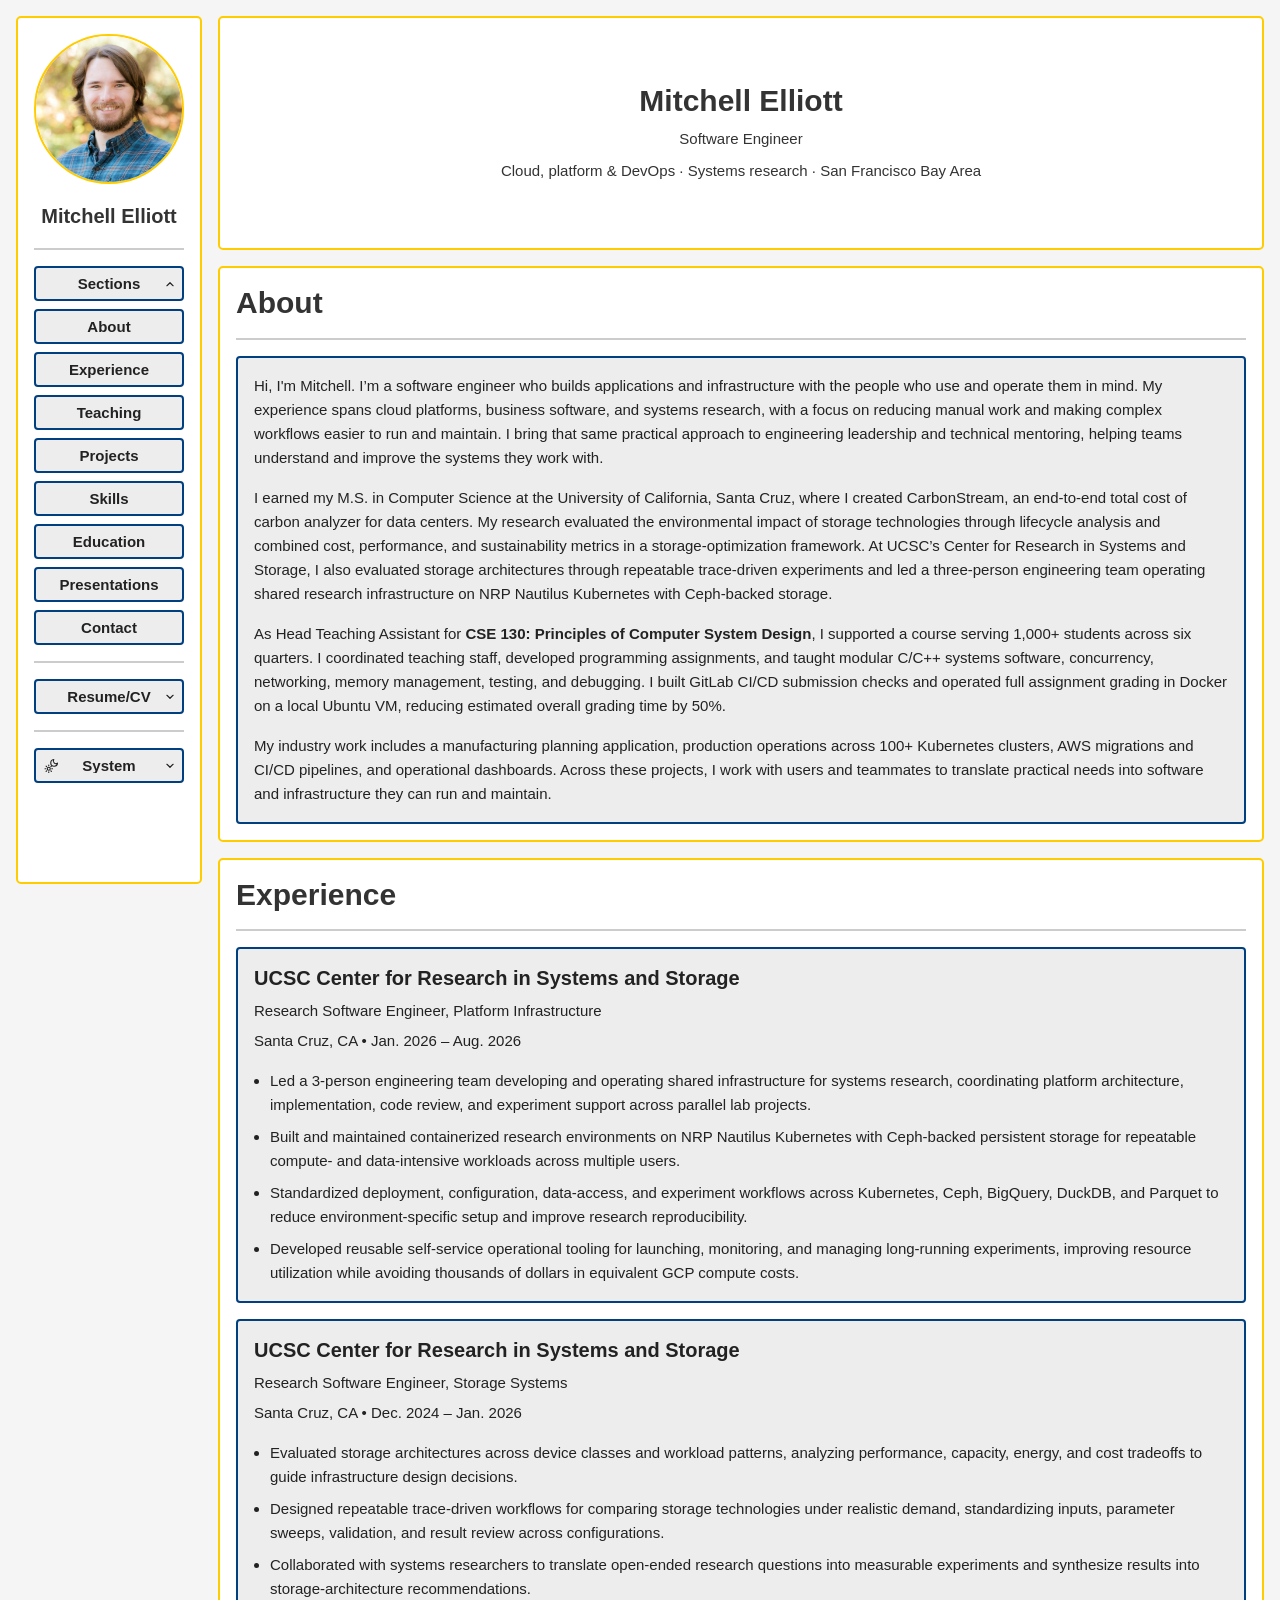
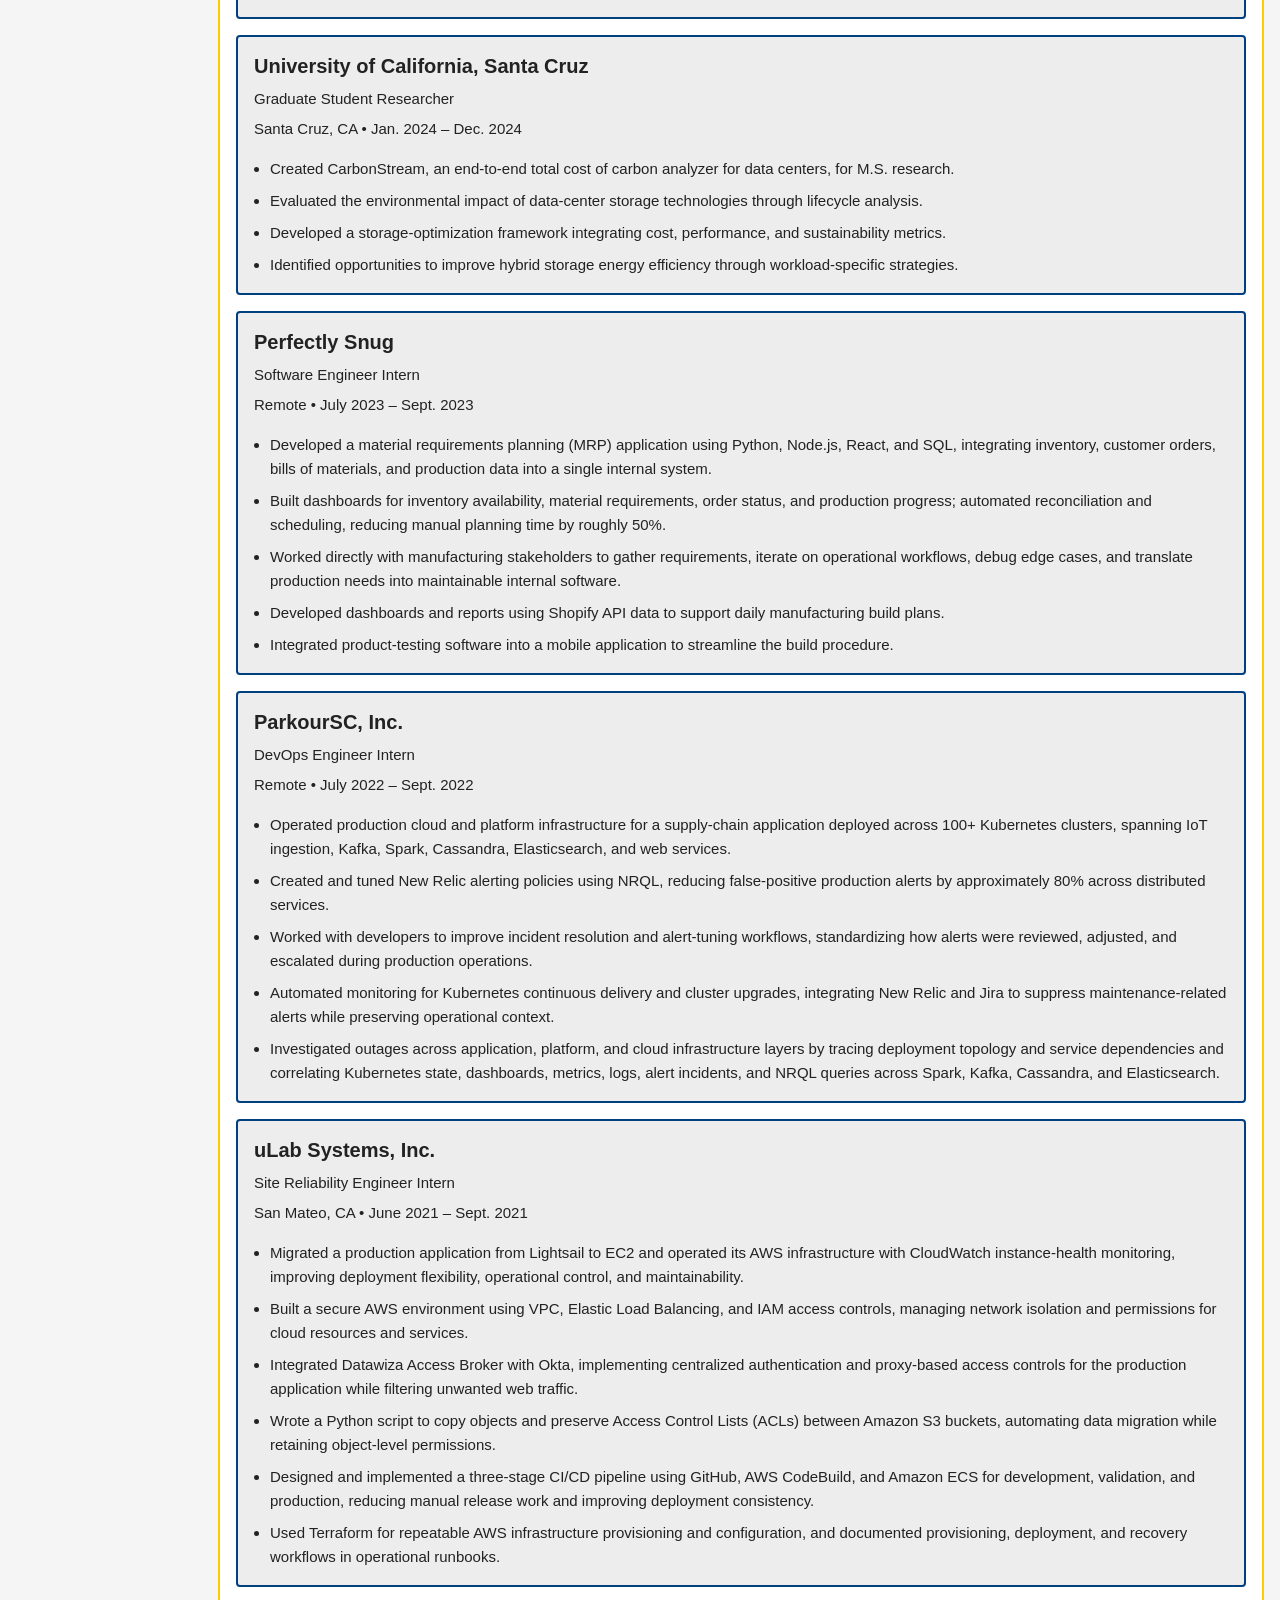
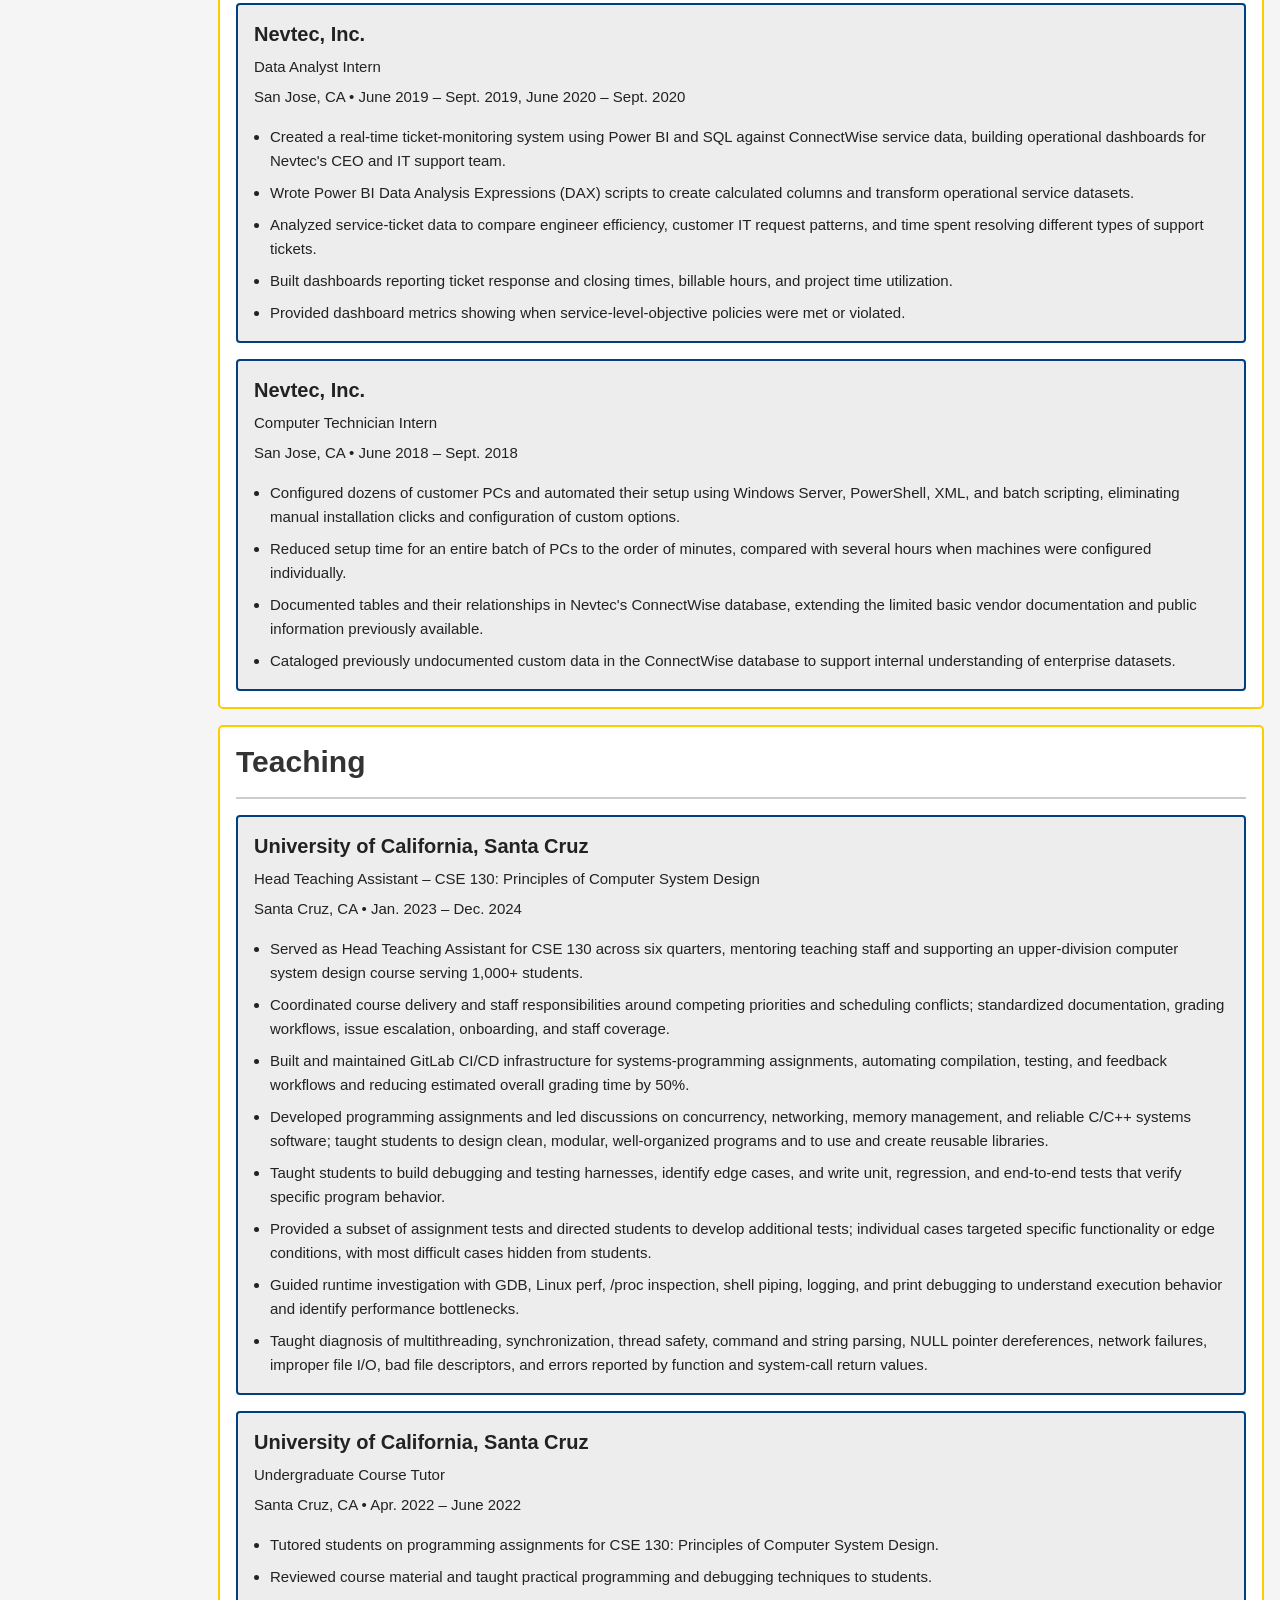
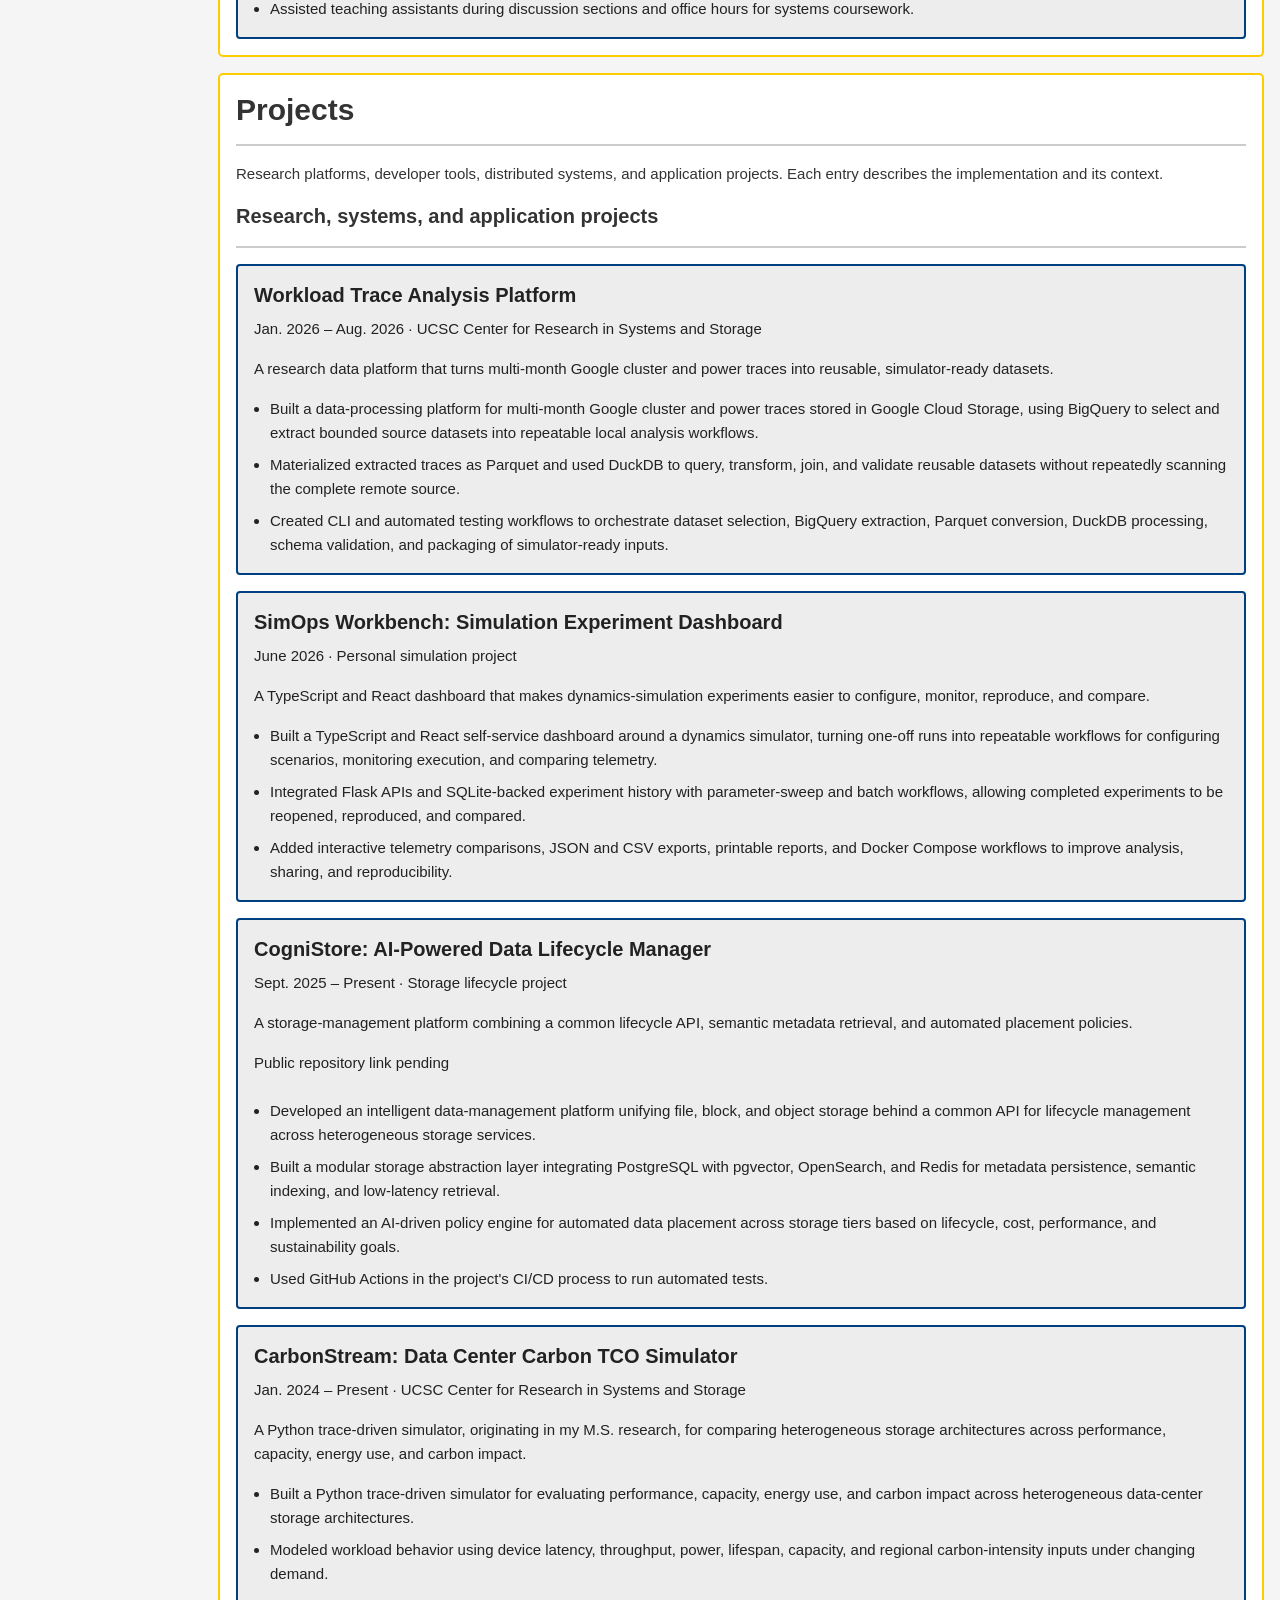
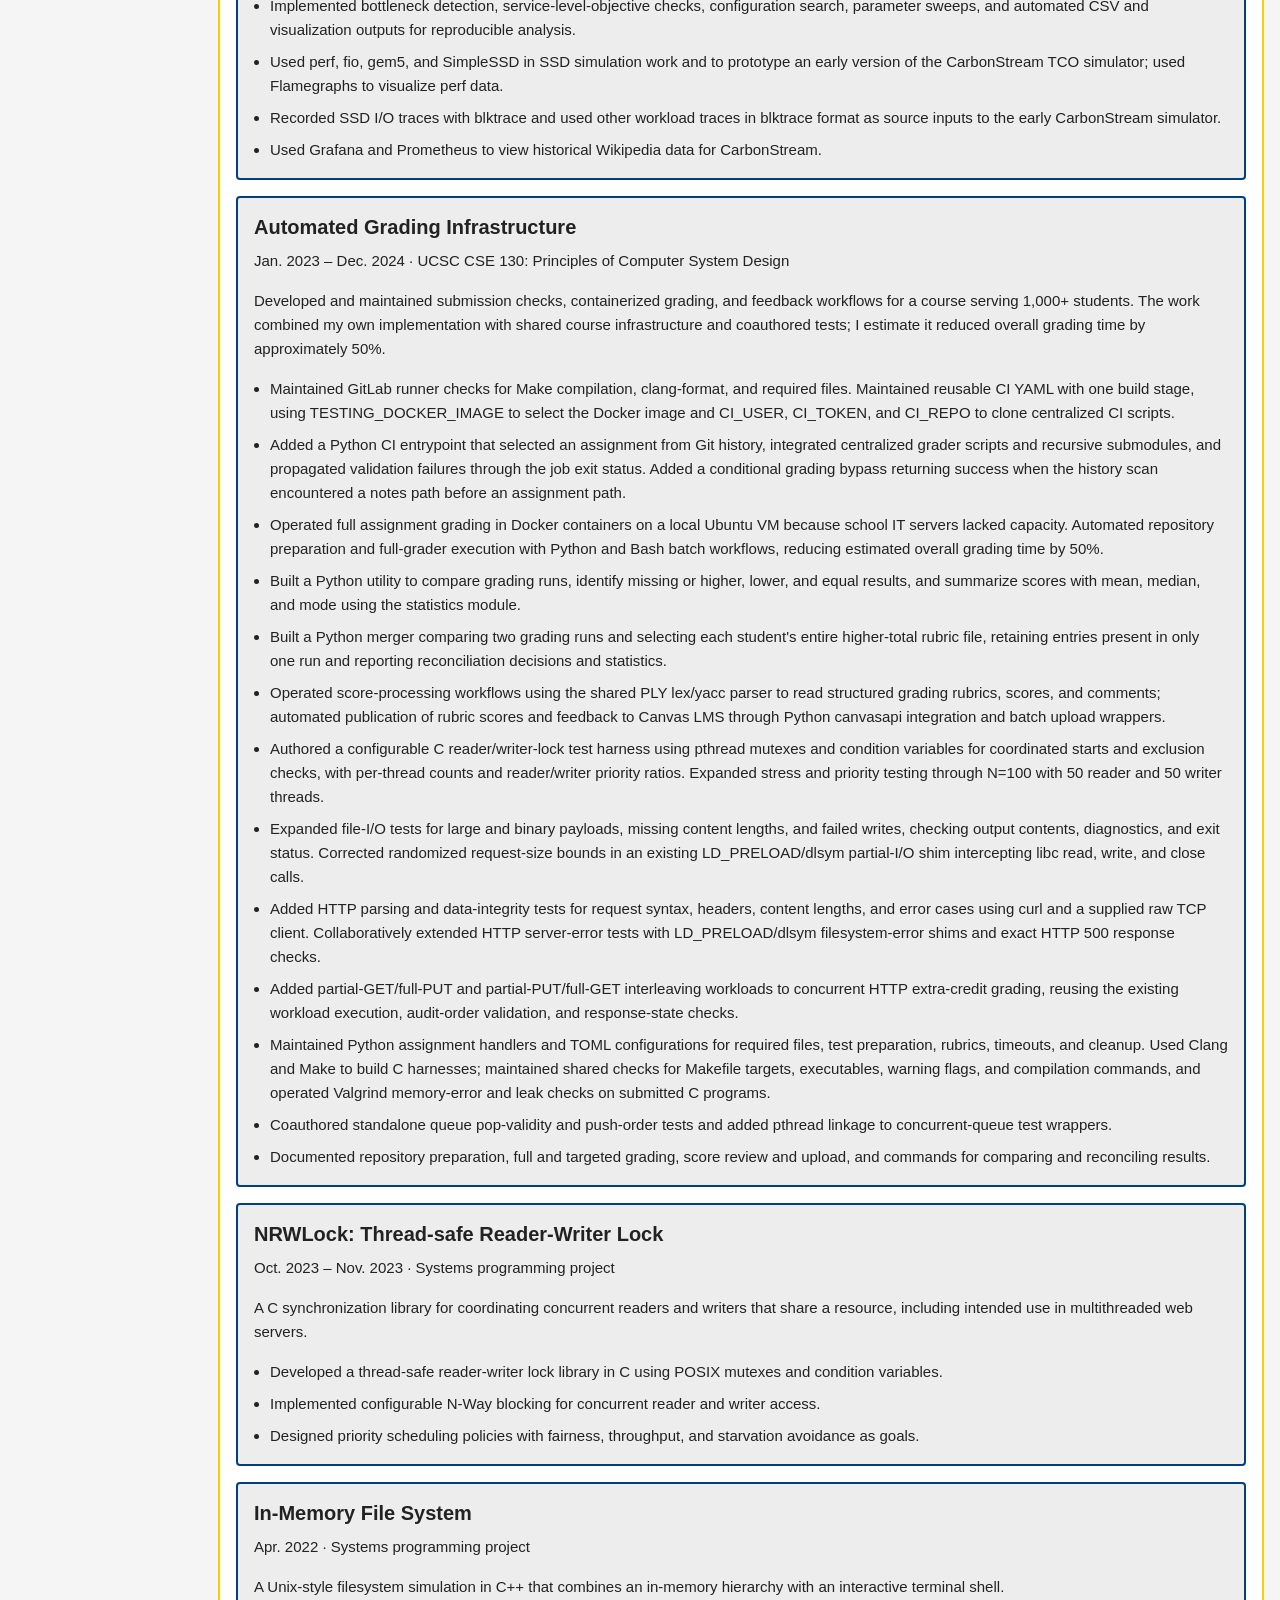
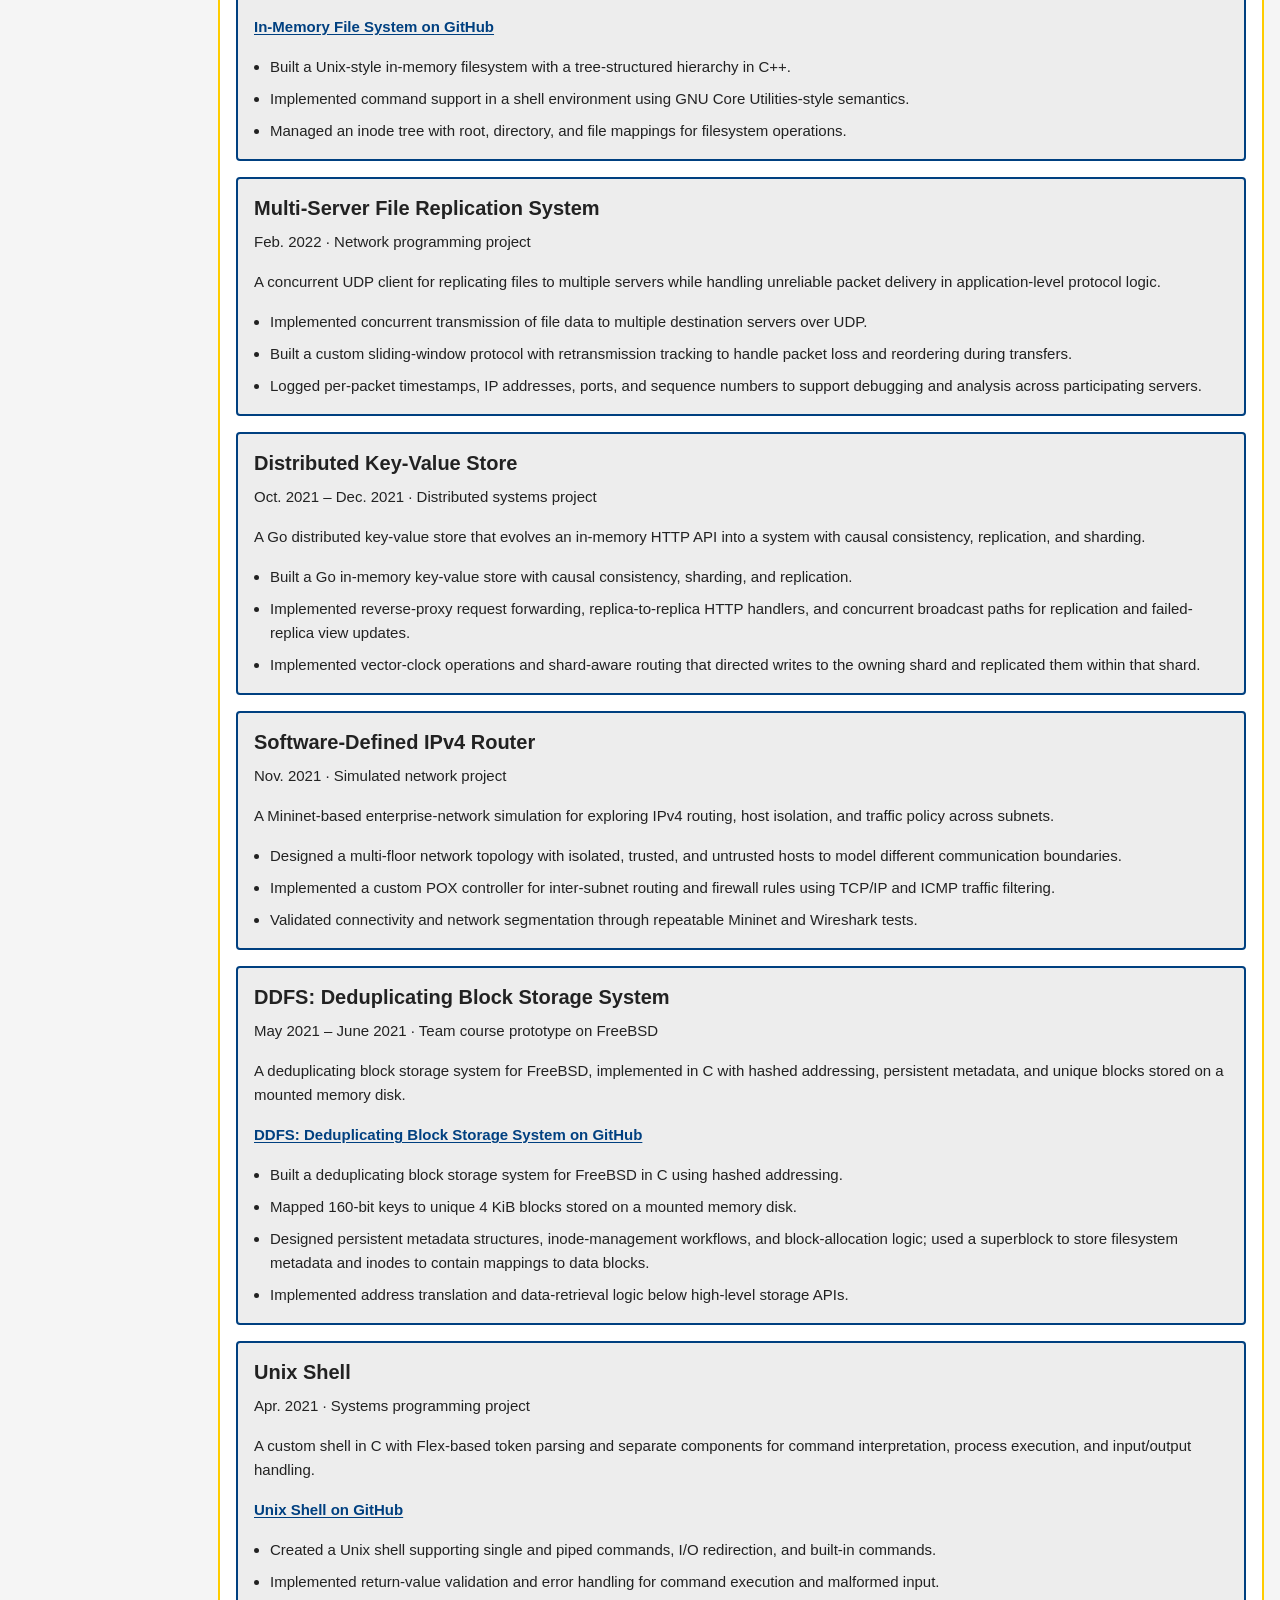
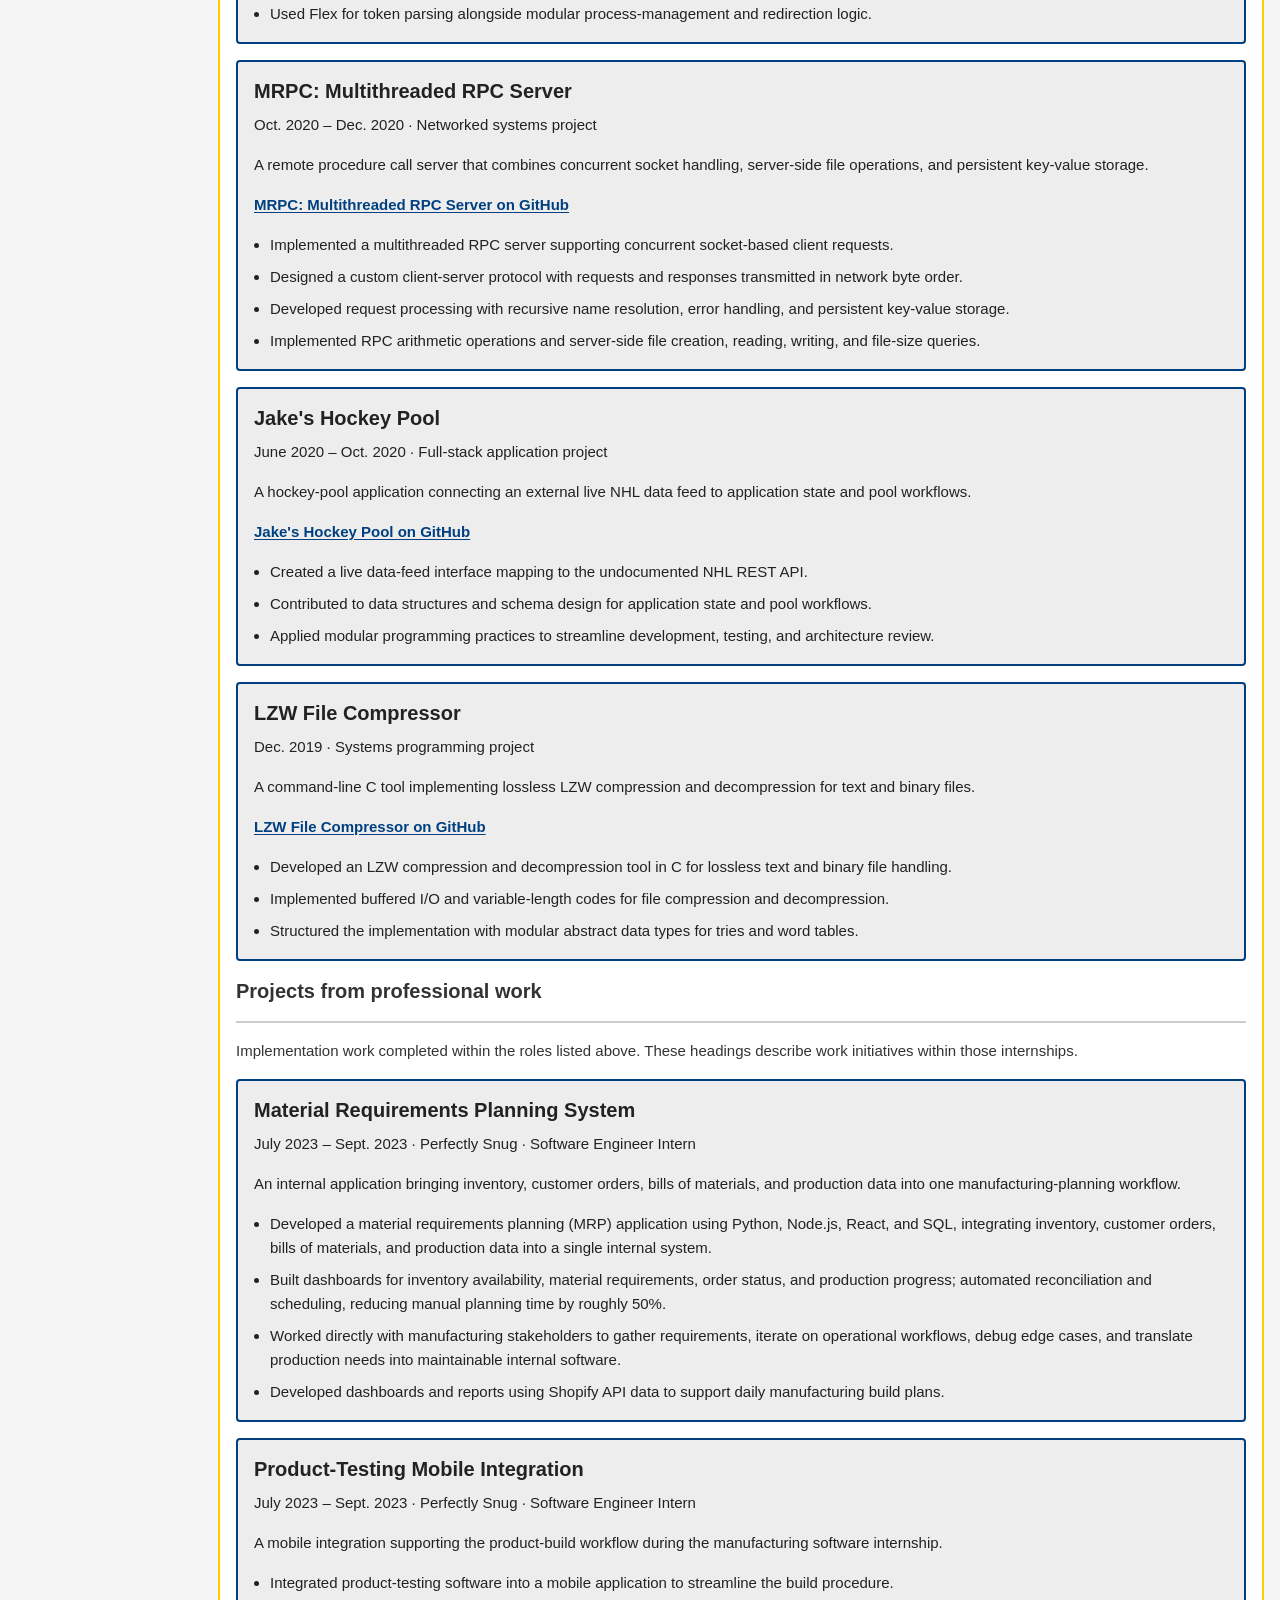
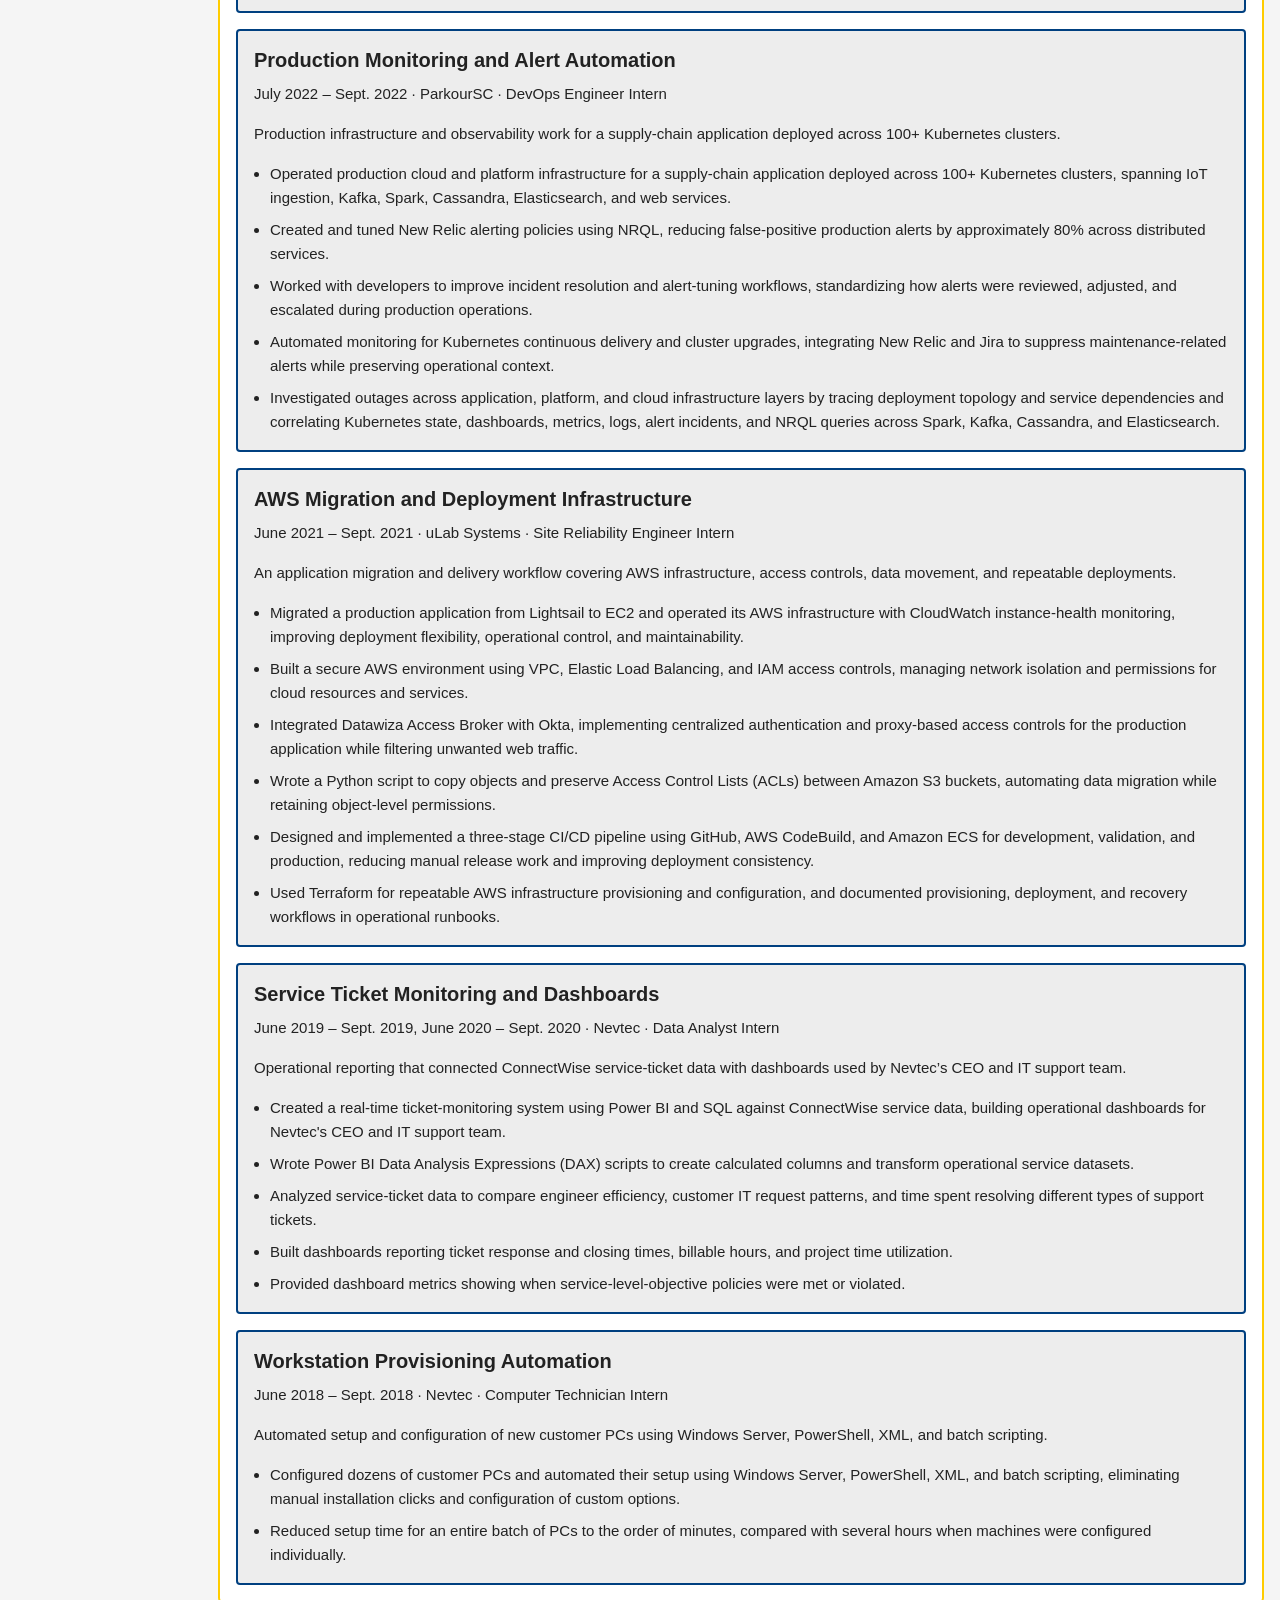
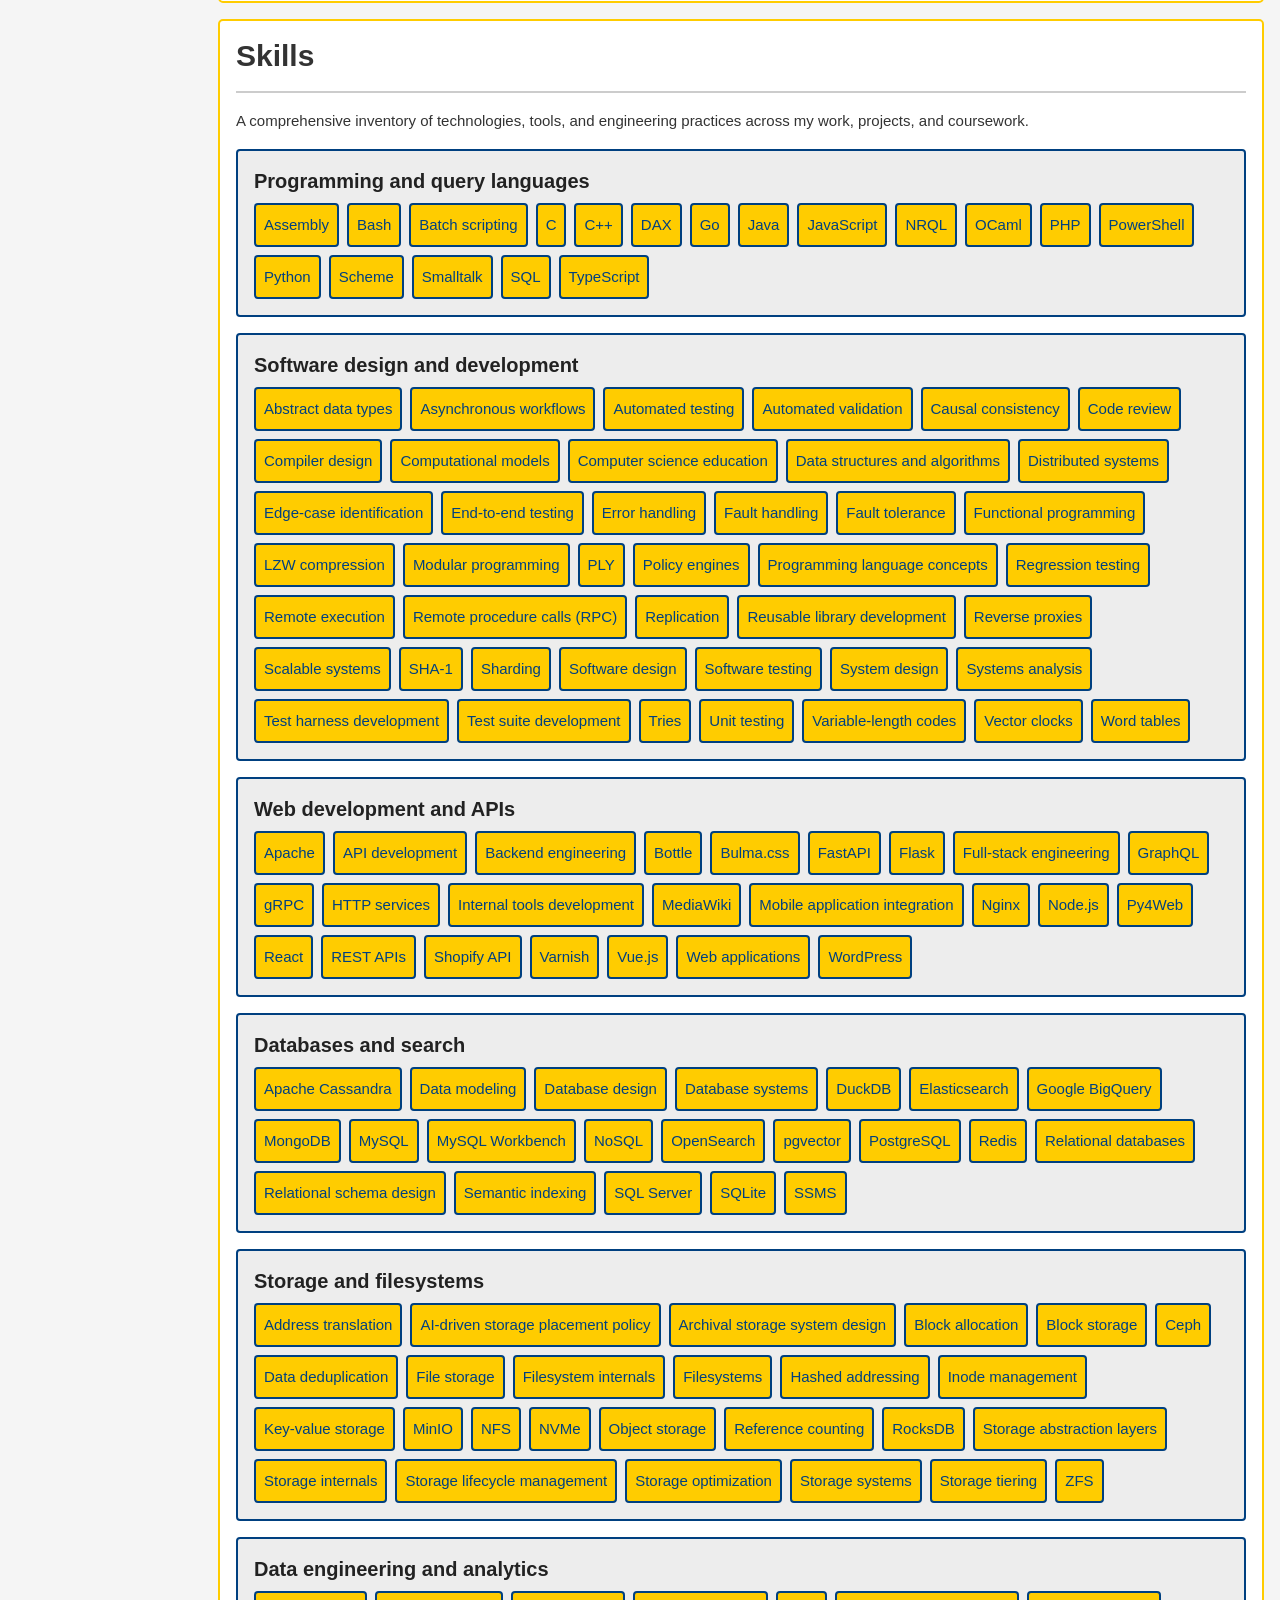
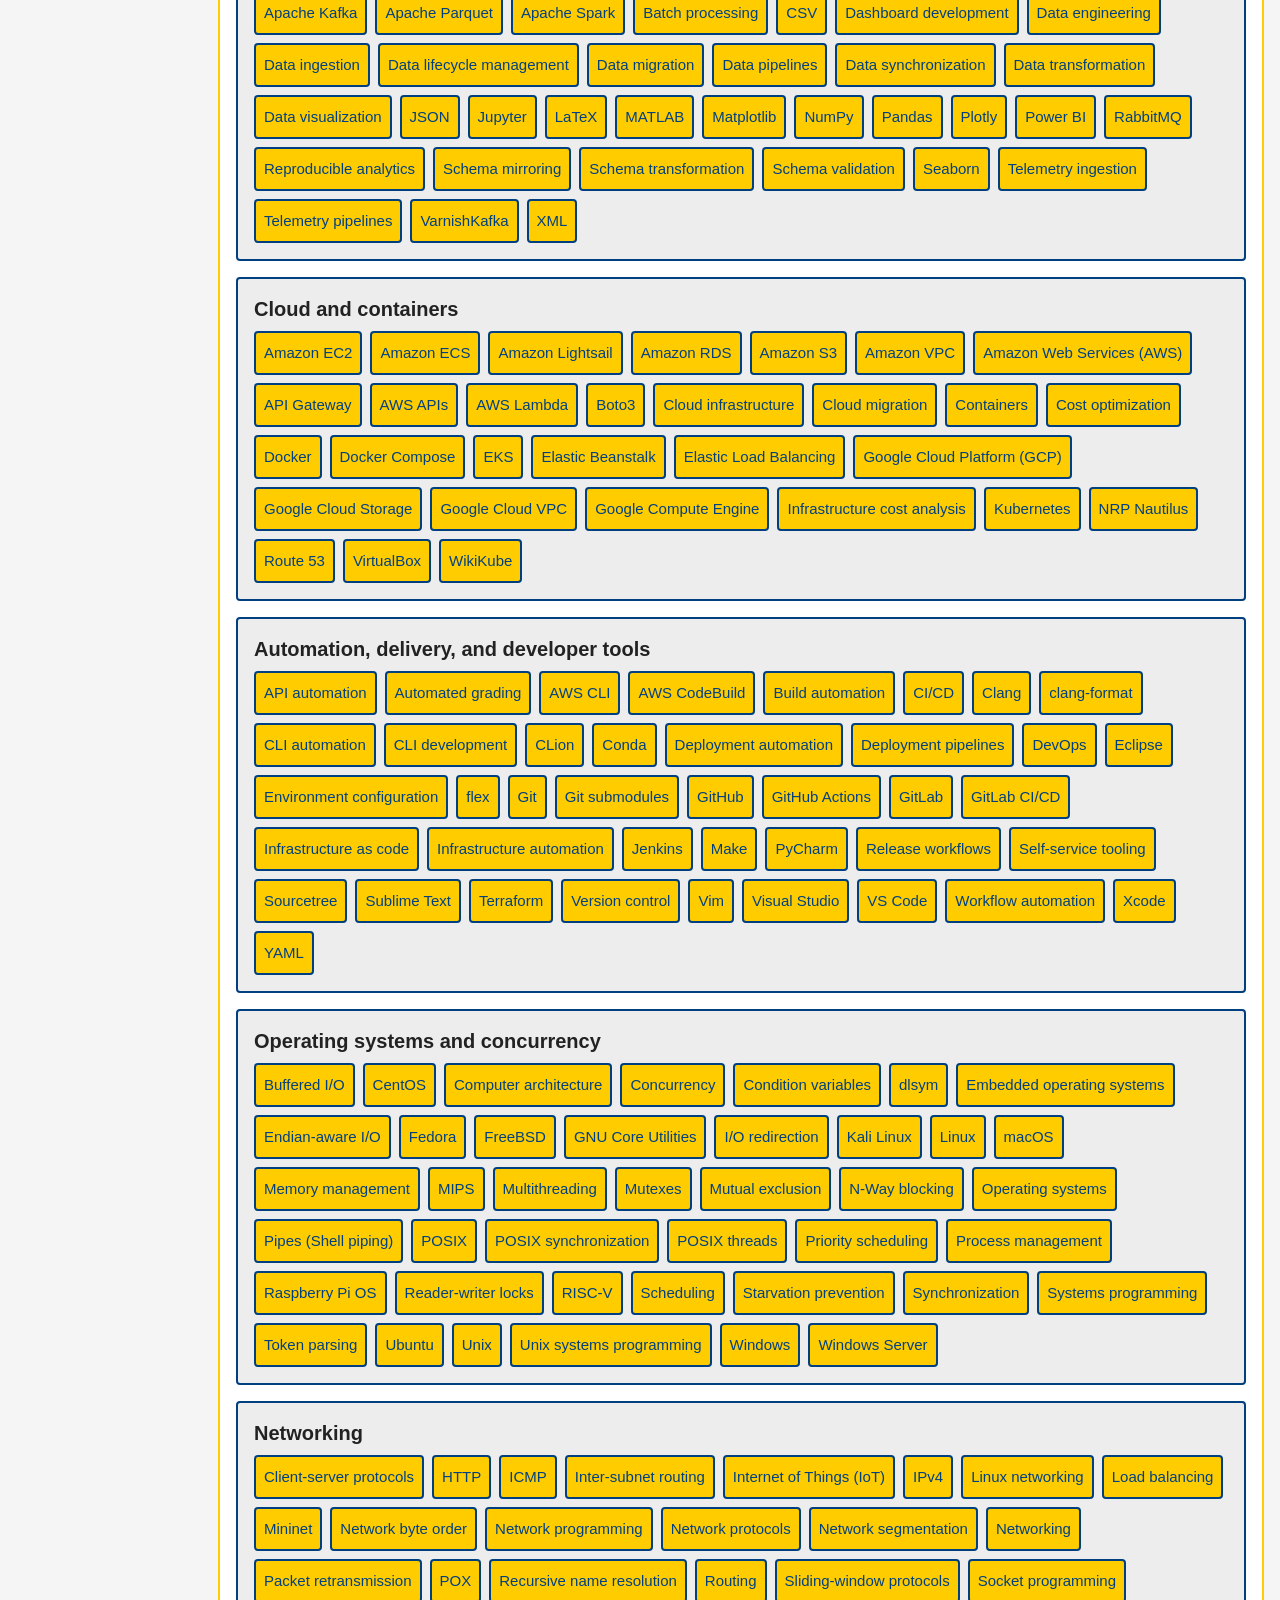
<file: index.html>
<!DOCTYPE html>
<html lang="en">
<head>
  <meta charset="UTF-8">
  <meta name="viewport" content="width=device-width, initial-scale=1">
  <meta name="description" content="Mitchell Elliott’s work in software engineering, cloud infrastructure, systems and storage research, teaching, and technical projects.">
  <title>Mitchell Elliott - Software Engineer &amp; Researcher</title>
  <script src="assets/js/theme-init.js"></script>
  <link rel="stylesheet" href="assets/css/site.css?v=4113e11d">
</head>
<body>
  <a class="skip-link" href="#main">Skip to content</a>
  <header class="site-header">
    <img class="mobile-portrait" src="assets/images/picture.jpeg" alt="Mitchell Elliott" width="96" height="96">
    <div class="header-copy">
      <h1>Mitchell Elliott</h1>
      <p>Software Engineer</p>
    </div>
    <p class="focus">Cloud, platform &amp; DevOps · Systems research · San Francisco Bay Area</p>
  </header>
  <aside class="sidebar" aria-label="Portfolio navigation and downloads">
    <div class="sidebar-scroll">
      <div class="sidebar-content">
        <div class="identity">
          <img src="assets/images/picture.jpeg" alt="Mitchell Elliott" width="190" height="190">
          <span>Mitchell Elliott</span>
        </div>
        <details class="section-menu" open>
          <summary><span>Sections</span><svg class="dropdown-arrow" viewBox="0 0 12 8" aria-hidden="true" focusable="false"><path d="M1 1l5 5 5-5"/></svg></summary>
          <nav aria-label="Sections">
          <ul>
            <li><a href="#about"><span>About</span></a></li>
            <li><a href="#experience"><span>Experience</span></a></li>
            <li><a href="#teaching"><span>Teaching</span></a></li>
            <li><a href="#projects"><span>Projects</span></a></li>
            <li><a href="#skills"><span>Skills</span></a></li>
            <li><a href="#education"><span>Education</span></a></li>
            <li><a href="#presentations"><span>Presentations</span></a></li>
            <li><a href="#contact"><span>Contact</span></a></li>
          </ul>
          </nav>
        </details>
        <div class="sidebar-tools">
          <details class="download-menu">
            <summary><span>Resume/CV</span><svg class="dropdown-arrow" viewBox="0 0 12 8" aria-hidden="true" focusable="false"><path d="M1 1l5 5 5-5"/></svg></summary>
            <div class="downloads">
              <a href="Mitchell_Elliott_Resume.pdf" type="application/pdf" aria-label="Resume (PDF, 2 pages)" title="Two-page master resume (PDF)" target="_blank" rel="noopener"><svg class="download-icon" viewBox="0 0 24 24" width="24" height="24" aria-hidden="true" focusable="false"><path d="M12 3v12m-5-5 5 5 5-5M5 16v5h14v-5"/></svg><span>Resume</span></a>
              <a href="Mitchell_Elliott_CV.pdf" type="application/pdf" aria-label="CV (PDF, 6 pages)" title="Comprehensive academic CV (PDF, 6 pages)" target="_blank" rel="noopener"><svg class="download-icon" viewBox="0 0 24 24" width="24" height="24" aria-hidden="true" focusable="false"><path d="M12 3v12m-5-5 5 5 5-5M5 16v5h14v-5"/></svg><span>CV</span></a>
            </div>
          </details>
          <div class="theme-control" hidden>
            <label for="theme" class="visually-hidden">Theme</label>
            <div class="theme-select">
              <svg class="theme-icon" viewBox="0 0 24 24" width="24" height="24" aria-hidden="true" focusable="false">
                <g class="theme-symbol theme-symbol-system">
                  <g transform="translate(.4 9.2) scale(.6)" stroke-width="3"><circle cx="12" cy="12" r="4"/><path d="M12 2v2m0 16v2M2 12h2m16 0h2M4.93 4.93l1.42 1.42m11.3 11.3 1.42 1.42M4.93 19.07l1.42-1.42m11.3-11.3 1.42-1.42"/></g>
                  <path transform="translate(9 -.2) scale(.6)" stroke-width="3" d="M21 12.79A9 9 0 1 1 11.21 3 7 7 0 0 0 21 12.79Z"/>
                </g>
                <g class="theme-symbol theme-symbol-light"><circle cx="12" cy="12" r="4"/><path d="M12 2v2m0 16v2M2 12h2m16 0h2M4.93 4.93l1.42 1.42m11.3 11.3 1.42 1.42M4.93 19.07l1.42-1.42m11.3-11.3 1.42-1.42"/></g>
                <g class="theme-symbol theme-symbol-dark"><path d="M21 12.79A9 9 0 1 1 11.21 3 7 7 0 0 0 21 12.79Z"/></g>
              </svg>
              <select id="theme">
                <option value="system">System</option>
                <option value="light">Light</option>
                <option value="dark">Dark</option>
              </select>
              <svg class="dropdown-arrow" viewBox="0 0 12 8" aria-hidden="true" focusable="false"><path d="M1 1l5 5 5-5"/></svg>
            </div>
          </div>
        </div>
      </div>
    </div>
  </aside>
    <main id="main" class="container" tabindex="-1">
        <section id="about">
            <h2>About</h2>
            <div class="section-item">
                <p>
                    Hi, I'm Mitchell. I’m a software engineer who builds applications and infrastructure with the people who use and
                    operate them in mind. My experience spans cloud platforms, business software, and systems research, with a focus
                    on reducing manual work and making complex workflows easier to run and maintain. I bring that same practical
                    approach to engineering leadership and technical mentoring, helping teams understand and improve the systems they work with.
                </p>
                <p>
                    I earned my M.S. in Computer Science at the University of California, Santa Cruz, where I created CarbonStream,
                    an end-to-end total cost of carbon analyzer for data centers. My research evaluated the environmental impact of
                    storage technologies through lifecycle analysis and combined cost, performance, and sustainability metrics in a
                    storage-optimization framework. At UCSC’s Center for Research in Systems and Storage, I also evaluated storage
                    architectures through repeatable trace-driven experiments and led a three-person engineering team operating
                    shared research infrastructure on NRP Nautilus Kubernetes with Ceph-backed storage.
                </p>
                <p>
                    As Head Teaching Assistant for <strong>CSE 130: Principles of Computer System Design</strong>, I supported a course
                    serving 1,000+ students across six quarters. I coordinated teaching staff, developed programming assignments,
                    and taught modular C/C++ systems software, concurrency, networking, memory management, testing, and debugging.
                    I built GitLab CI/CD submission checks and operated full assignment grading in Docker on a local Ubuntu VM,
                    reducing estimated overall grading time by 50%.
                </p>
                <p>
                    My industry work includes a manufacturing planning application, production operations across 100+ Kubernetes
                    clusters, AWS migrations and CI/CD pipelines, and operational dashboards. Across these projects, I work with
                    users and teammates to translate practical needs into software and infrastructure they can run and maintain.
                </p>
            </div>
        </section>

        <section id="experience">
            <h2>Experience</h2>
            <div class="section-list">
                <div class="section-item" data-role-id="role:ucsc-research-software-engineer">
                    <h3 class="entry-title">UCSC Center for Research in Systems and Storage</h3>
                    <p class="role-title">Research Software Engineer, Platform Infrastructure</p>
                    <p class="item-meta">Santa Cruz, CA • Jan. 2026 – Aug. 2026</p>
                    <ul>
                        <li>Led a 3-person engineering team developing and operating shared infrastructure for systems research, coordinating platform architecture, implementation, code review, and experiment support across parallel lab projects.</li>
                        <li>Built and maintained containerized research environments on NRP Nautilus Kubernetes with Ceph-backed persistent storage for repeatable compute- and data-intensive workloads across multiple users.</li>
                        <li>Standardized deployment, configuration, data-access, and experiment workflows across Kubernetes, Ceph, BigQuery, DuckDB, and Parquet to reduce environment-specific setup and improve research reproducibility.</li>
                        <li>Developed reusable self-service operational tooling for launching, monitoring, and managing long-running experiments, improving resource utilization while avoiding thousands of dollars in equivalent GCP compute costs.</li>
                    </ul>
                </div>
                <div class="section-item" data-role-id="role:ucsc-postgraduate-researcher">
                    <h3 class="entry-title">UCSC Center for Research in Systems and Storage</h3>
                    <p class="role-title">Research Software Engineer, Storage Systems</p>
                    <p class="item-meta">Santa Cruz, CA • Dec. 2024 – Jan. 2026</p>
                    <ul>
                        <li>Evaluated storage architectures across device classes and workload patterns, analyzing performance, capacity, energy, and cost tradeoffs to guide infrastructure design decisions.</li>
                        <li>Designed repeatable trace-driven workflows for comparing storage technologies under realistic demand, standardizing inputs, parameter sweeps, validation, and result review across configurations.</li>
                        <li>Collaborated with systems researchers to translate open-ended research questions into measurable experiments and synthesize results into storage-architecture recommendations.</li>
                    </ul>
                </div>
                <div class="section-item" data-role-id="role:ucsc-graduate-student-researcher">
                    <h3 class="entry-title">University of California, Santa Cruz</h3>
                    <p class="role-title">Graduate Student Researcher</p>
                    <p class="item-meta">Santa Cruz, CA • Jan. 2024 – Dec. 2024</p>
                    <ul>
                        <li>Created CarbonStream, an end-to-end total cost of carbon analyzer for data centers, for M.S. research.</li>
                        <li>Evaluated the environmental impact of data-center storage technologies through lifecycle analysis.</li>
                        <li>Developed a storage-optimization framework integrating cost, performance, and sustainability metrics.</li>
                        <li>Identified opportunities to improve hybrid storage energy efficiency through workload-specific strategies.</li>
                    </ul>
                </div>
                <div class="section-item" data-role-id="role:perfectly-snug-software-engineer-intern">
                    <h3 class="entry-title">Perfectly Snug</h3>
                    <p class="role-title">Software Engineer Intern</p>
                    <p class="item-meta">Remote • July 2023 – Sept. 2023</p>
                    <ul>
                        <li>Developed a material requirements planning (MRP) application using Python, Node.js, React, and SQL, integrating inventory, customer orders, bills of materials, and production data into a single internal system.</li>
                        <li>Built dashboards for inventory availability, material requirements, order status, and production progress; automated reconciliation and scheduling, reducing manual planning time by roughly 50%.</li>
                        <li>Worked directly with manufacturing stakeholders to gather requirements, iterate on operational workflows, debug edge cases, and translate production needs into maintainable internal software.</li>
                        <li>Developed dashboards and reports using Shopify API data to support daily manufacturing build plans.</li>
                        <li>Integrated product-testing software into a mobile application to streamline the build procedure.</li>
                    </ul>
                </div>
                <div class="section-item" data-role-id="role:parkoursc-devops-engineer-intern">
                    <h3 class="entry-title">ParkourSC, Inc.</h3>
                    <p class="role-title">DevOps Engineer Intern</p>
                    <p class="item-meta">Remote • July 2022 – Sept. 2022</p>
                    <ul>
                        <li>Operated production cloud and platform infrastructure for a supply-chain application deployed across 100+ Kubernetes clusters, spanning IoT ingestion, Kafka, Spark, Cassandra, Elasticsearch, and web services.</li>
                        <li>Created and tuned New Relic alerting policies using NRQL, reducing false-positive production alerts by approximately 80% across distributed services.</li>
                        <li>Worked with developers to improve incident resolution and alert-tuning workflows, standardizing how alerts were reviewed, adjusted, and escalated during production operations.</li>
                        <li>Automated monitoring for Kubernetes continuous delivery and cluster upgrades, integrating New Relic and Jira to suppress maintenance-related alerts while preserving operational context.</li>
                        <li>Investigated outages across application, platform, and cloud infrastructure layers by tracing deployment topology and service dependencies and correlating Kubernetes state, dashboards, metrics, logs, alert incidents, and NRQL queries across Spark, Kafka, Cassandra, and Elasticsearch.</li>
                    </ul>
                </div>
                <div class="section-item" data-role-id="role:ulab-software-engineer-intern">
                    <h3 class="entry-title">uLab Systems, Inc.</h3>
                    <p class="role-title">Site Reliability Engineer Intern</p>
                    <p class="item-meta">San Mateo, CA • June 2021 – Sept. 2021</p>
                    <ul>
                        <li>Migrated a production application from Lightsail to EC2 and operated its AWS infrastructure with CloudWatch instance-health monitoring, improving deployment flexibility, operational control, and maintainability.</li>
                        <li>Built a secure AWS environment using VPC, Elastic Load Balancing, and IAM access controls, managing network isolation and permissions for cloud resources and services.</li>
                        <li>Integrated Datawiza Access Broker with Okta, implementing centralized authentication and proxy-based access controls for the production application while filtering unwanted web traffic.</li>
                        <li>Wrote a Python script to copy objects and preserve Access Control Lists (ACLs) between Amazon S3 buckets, automating data migration while retaining object-level permissions.</li>
                        <li>Designed and implemented a three-stage CI/CD pipeline using GitHub, AWS CodeBuild, and Amazon ECS for development, validation, and production, reducing manual release work and improving deployment consistency.</li>
                        <li>Used Terraform for repeatable AWS infrastructure provisioning and configuration, and documented provisioning, deployment, and recovery workflows in operational runbooks.</li>
                    </ul>
                </div>
                <div class="section-item" data-role-id="role:nevtec-data-analyst-intern">
                    <h3 class="entry-title">Nevtec, Inc.</h3>
                    <p class="role-title">Data Analyst Intern</p>
                    <p class="item-meta">San Jose, CA • June 2019 – Sept. 2019, June 2020 – Sept. 2020</p>
                    <ul>
                        <li>Created a real-time ticket-monitoring system using Power BI and SQL against ConnectWise service data, building operational dashboards for Nevtec's CEO and IT support team.</li>
                        <li>Wrote Power BI Data Analysis Expressions (DAX) scripts to create calculated columns and transform operational service datasets.</li>
                        <li>Analyzed service-ticket data to compare engineer efficiency, customer IT request patterns, and time spent resolving different types of support tickets.</li>
                        <li>Built dashboards reporting ticket response and closing times, billable hours, and project time utilization.</li>
                        <li>Provided dashboard metrics showing when service-level-objective policies were met or violated.</li>
                    </ul>
                </div>
                <div class="section-item" data-role-id="role:nevtec-computer-technician-intern">
                    <h3 class="entry-title">Nevtec, Inc.</h3>
                    <p class="role-title">Computer Technician Intern</p>
                    <p class="item-meta">San Jose, CA • June 2018 – Sept. 2018</p>
                    <ul>
                        <li>Configured dozens of customer PCs and automated their setup using Windows Server, PowerShell, XML, and batch scripting, eliminating manual installation clicks and configuration of custom options.</li>
                        <li>Reduced setup time for an entire batch of PCs to the order of minutes, compared with several hours when machines were configured individually.</li>
                        <li>Documented tables and their relationships in Nevtec's ConnectWise database, extending the limited basic vendor documentation and public information previously available.</li>
                        <li>Cataloged previously undocumented custom data in the ConnectWise database to support internal understanding of enterprise datasets.</li>
                    </ul>
                </div>
            </div>
        </section>

        <section id="teaching">
            <h2>Teaching</h2>
            <div class="section-list">
                <div class="section-item" data-role-id="role:ucsc-teaching-assistant">
                    <h3 class="entry-title">University of California, Santa Cruz</h3>
                    <p class="role-title">Head Teaching Assistant – CSE 130: Principles of Computer System Design</p>
                    <p class="item-meta">Santa Cruz, CA • Jan. 2023 – Dec. 2024</p>
                    <ul>
                        <li>Served as Head Teaching Assistant for CSE 130 across six quarters, mentoring teaching staff and supporting an upper-division computer system design course serving 1,000+ students.</li>
                        <li>Coordinated course delivery and staff responsibilities around competing priorities and scheduling conflicts; standardized documentation, grading workflows, issue escalation, onboarding, and staff coverage.</li>
                        <li>Built and maintained GitLab CI/CD infrastructure for systems-programming assignments, automating compilation, testing, and feedback workflows and reducing estimated overall grading time by 50%.</li>
                        <li>Developed programming assignments and led discussions on concurrency, networking, memory management, and reliable C/C++ systems software; taught students to design clean, modular, well-organized programs and to use and create reusable libraries.</li>
                        <li>Taught students to build debugging and testing harnesses, identify edge cases, and write unit, regression, and end-to-end tests that verify specific program behavior.</li>
                        <li>Provided a subset of assignment tests and directed students to develop additional tests; individual cases targeted specific functionality or edge conditions, with most difficult cases hidden from students.</li>
                        <li>Guided runtime investigation with GDB, Linux perf, /proc inspection, shell piping, logging, and print debugging to understand execution behavior and identify performance bottlenecks.</li>
                        <li>Taught diagnosis of multithreading, synchronization, thread safety, command and string parsing, NULL pointer dereferences, network failures, improper file I/O, bad file descriptors, and errors reported by function and system-call return values.</li>
                    </ul>
                </div>
                <div class="section-item" data-role-id="role:ucsc-undergraduate-course-tutor">
                    <h3 class="entry-title">University of California, Santa Cruz</h3>
                    <p class="role-title">Undergraduate Course Tutor</p>
                    <p class="item-meta">Santa Cruz, CA • Apr. 2022 – June 2022</p>
                    <ul>
                        <li>Tutored students on programming assignments for CSE 130: Principles of Computer System Design.</li>
                        <li>Reviewed course material and taught practical programming and debugging techniques to students.</li>
                        <li>Assisted teaching assistants during discussion sections and office hours for systems coursework.</li>
                    </ul>
                </div>
            </div>
        </section>

        <section id="projects">
            <h2>Projects</h2>
            <p>Research platforms, developer tools, distributed systems, and application projects. Each entry describes the implementation and its context.</p>
            <h3 class="project-group-heading">Research, systems, and application projects</h3>
            <div class="section-list">

                <div class="section-item" data-project-id="workload-trace-analysis-platform">
                    <h4 class="entry-title">Workload Trace Analysis Platform</h4>
                    <p class="item-meta">Jan. 2026 – Aug. 2026 · UCSC Center for Research in Systems and Storage</p>
                    <p>A research data platform that turns multi-month Google cluster and power traces into reusable, simulator-ready datasets.</p>
                    <ul>
                        <li>Built a data-processing platform for multi-month Google cluster and power traces stored in Google Cloud Storage, using BigQuery to select and extract bounded source datasets into repeatable local analysis workflows.</li>
                        <li>Materialized extracted traces as Parquet and used DuckDB to query, transform, join, and validate reusable datasets without repeatedly scanning the complete remote source.</li>
                        <li>Created CLI and automated testing workflows to orchestrate dataset selection, BigQuery extraction, Parquet conversion, DuckDB processing, schema validation, and packaging of simulator-ready inputs.</li>
                    </ul>
                </div>

                <div class="section-item" data-project-id="sedaro-nano">
                    <h4 class="entry-title">SimOps Workbench: Simulation Experiment Dashboard</h4>
                    <p class="item-meta">June 2026 · Personal simulation project</p>
                    <p>A TypeScript and React dashboard that makes dynamics-simulation experiments easier to configure, monitor, reproduce, and compare.</p>
                    <ul>
                        <li>Built a TypeScript and React self-service dashboard around a dynamics simulator, turning one-off runs into repeatable workflows for configuring scenarios, monitoring execution, and comparing telemetry.</li>
                        <li>Integrated Flask APIs and SQLite-backed experiment history with parameter-sweep and batch workflows, allowing completed experiments to be reopened, reproduced, and compared.</li>
                        <li>Added interactive telemetry comparisons, JSON and CSV exports, printable reports, and Docker Compose workflows to improve analysis, sharing, and reproducibility.</li>
                    </ul>
                </div>

                <div class="section-item" data-project-id="cognistore">
                    <h4 class="entry-title">CogniStore: AI-Powered Data Lifecycle Manager</h4>
                    <p class="item-meta">Sept. 2025 – Present · Storage lifecycle project</p>
                    <p>A storage-management platform combining a common lifecycle API, semantic metadata retrieval, and automated placement policies.</p>
                    <p class="project-link-note">Public repository link pending</p>
                    <ul>
                        <li>Developed an intelligent data-management platform unifying file, block, and object storage behind a common API for lifecycle management across heterogeneous storage services.</li>
                        <li>Built a modular storage abstraction layer integrating PostgreSQL with pgvector, OpenSearch, and Redis for metadata persistence, semantic indexing, and low-latency retrieval.</li>
                        <li>Implemented an AI-driven policy engine for automated data placement across storage tiers based on lifecycle, cost, performance, and sustainability goals.</li>
                        <li>Used GitHub Actions in the project's CI/CD process to run automated tests.</li>
                    </ul>
                </div>

                <div class="section-item" data-project-id="carbonstream">
                    <h4 class="entry-title">CarbonStream: Data Center Carbon TCO Simulator</h4>
                    <p class="item-meta">Jan. 2024 – Present · UCSC Center for Research in Systems and Storage</p>
                    <p>A Python trace-driven simulator, originating in my M.S. research, for comparing heterogeneous storage architectures across performance, capacity, energy use, and carbon impact.</p>
                    <ul>
                        <li>Built a Python trace-driven simulator for evaluating performance, capacity, energy use, and carbon impact across heterogeneous data-center storage architectures.</li>
                        <li>Modeled workload behavior using device latency, throughput, power, lifespan, capacity, and regional carbon-intensity inputs under changing demand.</li>
                        <li>Implemented bottleneck detection, service-level-objective checks, configuration search, parameter sweeps, and automated CSV and visualization outputs for reproducible analysis.</li>
                        <li>Used perf, fio, gem5, and SimpleSSD in SSD simulation work and to prototype an early version of the CarbonStream TCO simulator; used Flamegraphs to visualize perf data.</li>
                        <li>Recorded SSD I/O traces with blktrace and used other workload traces in blktrace format as source inputs to the early CarbonStream simulator.</li>
                        <li>Used Grafana and Prometheus to view historical Wikipedia data for CarbonStream.</li>
                    </ul>
                </div>

                <div class="section-item" data-project-id="ucsc-automated-grading">
                    <h4 class="entry-title">Automated Grading Infrastructure</h4>
                    <p class="item-meta">Jan. 2023 – Dec. 2024 · UCSC CSE 130: Principles of Computer System Design</p>
                    <p>Developed and maintained submission checks, containerized grading, and feedback workflows for a course serving 1,000+ students. The work combined my own implementation with shared course infrastructure and coauthored tests; I estimate it reduced overall grading time by approximately 50%.</p>
                    <ul>
                        <li>Maintained GitLab runner checks for Make compilation, clang-format, and required files. Maintained reusable CI YAML with one build stage, using TESTING_DOCKER_IMAGE to select the Docker image and CI_USER, CI_TOKEN, and CI_REPO to clone centralized CI scripts.</li>
                        <li>Added a Python CI entrypoint that selected an assignment from Git history, integrated centralized grader scripts and recursive submodules, and propagated validation failures through the job exit status. Added a conditional grading bypass returning success when the history scan encountered a notes path before an assignment path.</li>
                        <li>Operated full assignment grading in Docker containers on a local Ubuntu VM because school IT servers lacked capacity. Automated repository preparation and full-grader execution with Python and Bash batch workflows, reducing estimated overall grading time by 50%.</li>
                        <li>Built a Python utility to compare grading runs, identify missing or higher, lower, and equal results, and summarize scores with mean, median, and mode using the statistics module.</li>
                        <li>Built a Python merger comparing two grading runs and selecting each student's entire higher-total rubric file, retaining entries present in only one run and reporting reconciliation decisions and statistics.</li>
                        <li>Operated score-processing workflows using the shared PLY lex/yacc parser to read structured grading rubrics, scores, and comments; automated publication of rubric scores and feedback to Canvas LMS through Python canvasapi integration and batch upload wrappers.</li>
                        <li>Authored a configurable C reader/writer-lock test harness using pthread mutexes and condition variables for coordinated starts and exclusion checks, with per-thread counts and reader/writer priority ratios. Expanded stress and priority testing through N=100 with 50 reader and 50 writer threads.</li>
                        <li>Expanded file-I/O tests for large and binary payloads, missing content lengths, and failed writes, checking output contents, diagnostics, and exit status. Corrected randomized request-size bounds in an existing LD_PRELOAD/dlsym partial-I/O shim intercepting libc read, write, and close calls.</li>
                        <li>Added HTTP parsing and data-integrity tests for request syntax, headers, content lengths, and error cases using curl and a supplied raw TCP client. Collaboratively extended HTTP server-error tests with LD_PRELOAD/dlsym filesystem-error shims and exact HTTP 500 response checks.</li>
                        <li>Added partial-GET/full-PUT and partial-PUT/full-GET interleaving workloads to concurrent HTTP extra-credit grading, reusing the existing workload execution, audit-order validation, and response-state checks.</li>
                        <li>Maintained Python assignment handlers and TOML configurations for required files, test preparation, rubrics, timeouts, and cleanup. Used Clang and Make to build C harnesses; maintained shared checks for Makefile targets, executables, warning flags, and compilation commands, and operated Valgrind memory-error and leak checks on submitted C programs.</li>
                        <li>Coauthored standalone queue pop-validity and push-order tests and added pthread linkage to concurrent-queue test wrappers.</li>
                        <li>Documented repository preparation, full and targeted grading, score review and upload, and commands for comparing and reconciling results.</li>
                    </ul>
                </div>

                <div class="section-item" data-project-id="nrwlock">
                    <h4 class="entry-title">NRWLock: Thread-safe Reader-Writer Lock</h4>
                    <p class="item-meta">Oct. 2023 – Nov. 2023 · Systems programming project</p>
                    <p>A C synchronization library for coordinating concurrent readers and writers that share a resource, including intended use in multithreaded web servers.</p>
                    <ul>
                        <li>Developed a thread-safe reader-writer lock library in C using POSIX mutexes and condition variables.</li>
                        <li>Implemented configurable N-Way blocking for concurrent reader and writer access.</li>
                        <li>Designed priority scheduling policies with fairness, throughput, and starvation avoidance as goals.</li>
                    </ul>
                </div>

                <div class="section-item" data-project-id="in-memory-file-system">
                    <h4 class="entry-title">In-Memory File System</h4>
                    <p class="item-meta">Apr. 2022 · Systems programming project</p>
                    <p>A Unix-style filesystem simulation in C++ that combines an in-memory hierarchy with an interactive terminal shell.</p>
                    <p><a href="https://github.com/melliott18/memory-fs" target="_blank" rel="noopener noreferrer">In-Memory File System on GitHub</a></p>
                    <ul>
                        <li>Built a Unix-style in-memory filesystem with a tree-structured hierarchy in C++.</li>
                        <li>Implemented command support in a shell environment using GNU Core Utilities-style semantics.</li>
                        <li>Managed an inode tree with root, directory, and file mappings for filesystem operations.</li>
                    </ul>
                </div>

                <div class="section-item" data-project-id="multi-server-file-replication-system">
                    <h4 class="entry-title">Multi-Server File Replication System</h4>
                    <p class="item-meta">Feb. 2022 · Network programming project</p>
                    <p>A concurrent UDP client for replicating files to multiple servers while handling unreliable packet delivery in application-level protocol logic.</p>
                    <ul>
                        <li>Implemented concurrent transmission of file data to multiple destination servers over UDP.</li>
                        <li>Built a custom sliding-window protocol with retransmission tracking to handle packet loss and reordering during transfers.</li>
                        <li>Logged per-packet timestamps, IP addresses, ports, and sequence numbers to support debugging and analysis across participating servers.</li>
                    </ul>
                </div>

                <div class="section-item" data-project-id="cse138-distributed-key-value-store">
                    <h4 class="entry-title">Distributed Key-Value Store</h4>
                    <p class="item-meta">Oct. 2021 – Dec. 2021 · Distributed systems project</p>
                    <p>A Go distributed key-value store that evolves an in-memory HTTP API into a system with causal consistency, replication, and sharding.</p>
                    <ul>
                        <li>Built a Go in-memory key-value store with causal consistency, sharding, and replication.</li>
                        <li>Implemented reverse-proxy request forwarding, replica-to-replica HTTP handlers, and concurrent broadcast paths for replication and failed-replica view updates.</li>
                        <li>Implemented vector-clock operations and shard-aware routing that directed writes to the owning shard and replicated them within that shard.</li>
                    </ul>
                </div>

                <div class="section-item" data-project-id="software-defined-ipv4-router">
                    <h4 class="entry-title">Software-Defined IPv4 Router</h4>
                    <p class="item-meta">Nov. 2021 · Simulated network project</p>
                    <p>A Mininet-based enterprise-network simulation for exploring IPv4 routing, host isolation, and traffic policy across subnets.</p>
                    <ul>
                        <li>Designed a multi-floor network topology with isolated, trusted, and untrusted hosts to model different communication boundaries.</li>
                        <li>Implemented a custom POX controller for inter-subnet routing and firewall rules using TCP/IP and ICMP traffic filtering.</li>
                        <li>Validated connectivity and network segmentation through repeatable Mininet and Wireshark tests.</li>
                    </ul>
                </div>

                <div class="section-item" data-project-id="ddfs">
                    <h4 class="entry-title">DDFS: Deduplicating Block Storage System</h4>
                    <p class="item-meta">May 2021 – June 2021 · Team course prototype on FreeBSD</p>
                    <p>A deduplicating block storage system for FreeBSD, implemented in C with hashed addressing, persistent metadata, and unique blocks stored on a mounted memory disk.</p>
                    <p><a href="https://github.com/melliott18/ddfs" target="_blank" rel="noopener noreferrer">DDFS: Deduplicating Block Storage System on GitHub</a></p>
                    <ul>
                        <li>Built a deduplicating block storage system for FreeBSD in C using hashed addressing.</li>
                        <li>Mapped 160-bit keys to unique 4 KiB blocks stored on a mounted memory disk.</li>
                        <li>Designed persistent metadata structures, inode-management workflows, and block-allocation logic; used a superblock to store filesystem metadata and inodes to contain mappings to data blocks.</li>
                        <li>Implemented address translation and data-retrieval logic below high-level storage APIs.</li>
                    </ul>
                </div>

                <div class="section-item" data-project-id="unix-shell">
                    <h4 class="entry-title">Unix Shell</h4>
                    <p class="item-meta">Apr. 2021 · Systems programming project</p>
                    <p>A custom shell in C with Flex-based token parsing and separate components for command interpretation, process execution, and input/output handling.</p>
                    <p><a href="https://github.com/melliott18/cshell" target="_blank" rel="noopener noreferrer">Unix Shell on GitHub</a></p>
                    <ul>
                        <li>Created a Unix shell supporting single and piped commands, I/O redirection, and built-in commands.</li>
                        <li>Implemented return-value validation and error handling for command execution and malformed input.</li>
                        <li>Used Flex for token parsing alongside modular process-management and redirection logic.</li>
                    </ul>
                </div>

                <div class="section-item" data-project-id="mrpc">
                    <h4 class="entry-title">MRPC: Multithreaded RPC Server</h4>
                    <p class="item-meta">Oct. 2020 – Dec. 2020 · Networked systems project</p>
                    <p>A remote procedure call server that combines concurrent socket handling, server-side file operations, and persistent key-value storage.</p>
                    <p><a href="https://github.com/melliott18/rpc-server" target="_blank" rel="noopener noreferrer">MRPC: Multithreaded RPC Server on GitHub</a></p>
                    <ul>
                        <li>Implemented a multithreaded RPC server supporting concurrent socket-based client requests.</li>
                        <li>Designed a custom client-server protocol with requests and responses transmitted in network byte order.</li>
                        <li>Developed request processing with recursive name resolution, error handling, and persistent key-value storage.</li>
                        <li>Implemented RPC arithmetic operations and server-side file creation, reading, writing, and file-size queries.</li>
                    </ul>
                </div>

                <div class="section-item" data-project-id="jakes-hockey-pool">
                    <h4 class="entry-title">Jake's Hockey Pool</h4>
                    <p class="item-meta">June 2020 – Oct. 2020 · Full-stack application project</p>
                    <p>A hockey-pool application connecting an external live NHL data feed to application state and pool workflows.</p>
                    <p><a href="https://github.com/melliott18/jakes-hockey-pool" target="_blank" rel="noopener noreferrer">Jake's Hockey Pool on GitHub</a></p>
                    <ul>
                        <li>Created a live data-feed interface mapping to the undocumented NHL REST API.</li>
                        <li>Contributed to data structures and schema design for application state and pool workflows.</li>
                        <li>Applied modular programming practices to streamline development, testing, and architecture review.</li>
                    </ul>
                </div>

                <div class="section-item" data-project-id="lzw-file-compressor">
                    <h4 class="entry-title">LZW File Compressor</h4>
                    <p class="item-meta">Dec. 2019 · Systems programming project</p>
                    <p>A command-line C tool implementing lossless LZW compression and decompression for text and binary files.</p>
                    <p><a href="https://github.com/melliott18/file-compressor" target="_blank" rel="noopener noreferrer">LZW File Compressor on GitHub</a></p>
                    <ul>
                        <li>Developed an LZW compression and decompression tool in C for lossless text and binary file handling.</li>
                        <li>Implemented buffered I/O and variable-length codes for file compression and decompression.</li>
                        <li>Structured the implementation with modular abstract data types for tries and word tables.</li>
                    </ul>
                </div>

            </div>
            <h3 class="project-group-heading" id="professional-projects-heading">Projects from professional work</h3>
            <p>Implementation work completed within the roles listed above. These headings describe work initiatives within those internships.</p>
            <div class="section-list">

                <div class="section-item" data-project-id="perfectly-snug-mrp">
                    <h4 class="entry-title">Material Requirements Planning System</h4>
                    <p class="item-meta">July 2023 – Sept. 2023 · Perfectly Snug · Software Engineer Intern</p>
                    <p>An internal application bringing inventory, customer orders, bills of materials, and production data into one manufacturing-planning workflow.</p>
                    <ul>
                        <li>Developed a material requirements planning (MRP) application using Python, Node.js, React, and SQL, integrating inventory, customer orders, bills of materials, and production data into a single internal system.</li>
                        <li>Built dashboards for inventory availability, material requirements, order status, and production progress; automated reconciliation and scheduling, reducing manual planning time by roughly 50%.</li>
                        <li>Worked directly with manufacturing stakeholders to gather requirements, iterate on operational workflows, debug edge cases, and translate production needs into maintainable internal software.</li>
                        <li>Developed dashboards and reports using Shopify API data to support daily manufacturing build plans.</li>
                    </ul>
                </div>

                <div class="section-item" data-project-id="perfectly-snug-product-testing-mobile">
                    <h4 class="entry-title">Product-Testing Mobile Integration</h4>
                    <p class="item-meta">July 2023 – Sept. 2023 · Perfectly Snug · Software Engineer Intern</p>
                    <p>A mobile integration supporting the product-build workflow during the manufacturing software internship.</p>
                    <ul>
                        <li>Integrated product-testing software into a mobile application to streamline the build procedure.</li>
                    </ul>
                </div>

                <div class="section-item" data-project-id="parkoursc-observability-alerting">
                    <h4 class="entry-title">Production Monitoring and Alert Automation</h4>
                    <p class="item-meta">July 2022 – Sept. 2022 · ParkourSC · DevOps Engineer Intern</p>
                    <p>Production infrastructure and observability work for a supply-chain application deployed across 100+ Kubernetes clusters.</p>
                    <ul>
                        <li>Operated production cloud and platform infrastructure for a supply-chain application deployed across 100+ Kubernetes clusters, spanning IoT ingestion, Kafka, Spark, Cassandra, Elasticsearch, and web services.</li>
                        <li>Created and tuned New Relic alerting policies using NRQL, reducing false-positive production alerts by approximately 80% across distributed services.</li>
                        <li>Worked with developers to improve incident resolution and alert-tuning workflows, standardizing how alerts were reviewed, adjusted, and escalated during production operations.</li>
                        <li>Automated monitoring for Kubernetes continuous delivery and cluster upgrades, integrating New Relic and Jira to suppress maintenance-related alerts while preserving operational context.</li>
                        <li>Investigated outages across application, platform, and cloud infrastructure layers by tracing deployment topology and service dependencies and correlating Kubernetes state, dashboards, metrics, logs, alert incidents, and NRQL queries across Spark, Kafka, Cassandra, and Elasticsearch.</li>
                    </ul>
                </div>

                <div class="section-item" data-project-id="ulab-cloud-migration">
                    <h4 class="entry-title">AWS Migration and Deployment Infrastructure</h4>
                    <p class="item-meta">June 2021 – Sept. 2021 · uLab Systems · Site Reliability Engineer Intern</p>
                    <p>An application migration and delivery workflow covering AWS infrastructure, access controls, data movement, and repeatable deployments.</p>
                    <ul>
                        <li>Migrated a production application from Lightsail to EC2 and operated its AWS infrastructure with CloudWatch instance-health monitoring, improving deployment flexibility, operational control, and maintainability.</li>
                        <li>Built a secure AWS environment using VPC, Elastic Load Balancing, and IAM access controls, managing network isolation and permissions for cloud resources and services.</li>
                        <li>Integrated Datawiza Access Broker with Okta, implementing centralized authentication and proxy-based access controls for the production application while filtering unwanted web traffic.</li>
                        <li>Wrote a Python script to copy objects and preserve Access Control Lists (ACLs) between Amazon S3 buckets, automating data migration while retaining object-level permissions.</li>
                        <li>Designed and implemented a three-stage CI/CD pipeline using GitHub, AWS CodeBuild, and Amazon ECS for development, validation, and production, reducing manual release work and improving deployment consistency.</li>
                        <li>Used Terraform for repeatable AWS infrastructure provisioning and configuration, and documented provisioning, deployment, and recovery workflows in operational runbooks.</li>
                    </ul>
                </div>

                <div class="section-item" data-project-id="nevtec-ticket-monitoring">
                    <h4 class="entry-title">Service Ticket Monitoring and Dashboards</h4>
                    <p class="item-meta">June 2019 – Sept. 2019, June 2020 – Sept. 2020 · Nevtec · Data Analyst Intern</p>
                    <p>Operational reporting that connected ConnectWise service-ticket data with dashboards used by Nevtec’s CEO and IT support team.</p>
                    <ul>
                        <li>Created a real-time ticket-monitoring system using Power BI and SQL against ConnectWise service data, building operational dashboards for Nevtec's CEO and IT support team.</li>
                        <li>Wrote Power BI Data Analysis Expressions (DAX) scripts to create calculated columns and transform operational service datasets.</li>
                        <li>Analyzed service-ticket data to compare engineer efficiency, customer IT request patterns, and time spent resolving different types of support tickets.</li>
                        <li>Built dashboards reporting ticket response and closing times, billable hours, and project time utilization.</li>
                        <li>Provided dashboard metrics showing when service-level-objective policies were met or violated.</li>
                    </ul>
                </div>

                <div class="section-item" data-project-id="nevtec-workstation-provisioning">
                    <h4 class="entry-title">Workstation Provisioning Automation</h4>
                    <p class="item-meta">June 2018 – Sept. 2018 · Nevtec · Computer Technician Intern</p>
                    <p>Automated setup and configuration of new customer PCs using Windows Server, PowerShell, XML, and batch scripting.</p>
                    <ul>
                        <li>Configured dozens of customer PCs and automated their setup using Windows Server, PowerShell, XML, and batch scripting, eliminating manual installation clicks and configuration of custom options.</li>
                        <li>Reduced setup time for an entire batch of PCs to the order of minutes, compared with several hours when machines were configured individually.</li>
                    </ul>
                </div>

            </div>
        </section>

        <section id="skills" aria-labelledby="skills-heading">
            <h2 id="skills-heading">Skills</h2>
            <p class="section-intro">A comprehensive inventory of technologies, tools, and engineering practices across my work, projects, and coursework.</p>
            <div class="section-list">
                <div class="section-item">
                    <h3>Programming and query languages</h3>
                    <div class="skills-inline">
                        <span>Assembly</span>
                        <span>Bash</span>
                        <span>Batch scripting</span>
                        <span>C</span>
                        <span>C++</span>
                        <span>DAX</span>
                        <span>Go</span>
                        <span>Java</span>
                        <span>JavaScript</span>
                        <span>NRQL</span>
                        <span>OCaml</span>
                        <span>PHP</span>
                        <span>PowerShell</span>
                        <span>Python</span>
                        <span>Scheme</span>
                        <span>Smalltalk</span>
                        <span>SQL</span>
                        <span>TypeScript</span>
                    </div>
                </div>
                <div class="section-item">
                    <h3>Software design and development</h3>
                    <div class="skills-inline">
                        <span>Abstract data types</span>
                        <span>Asynchronous workflows</span>
                        <span>Automated testing</span>
                        <span>Automated validation</span>
                        <span>Causal consistency</span>
                        <span>Code review</span>
                        <span>Compiler design</span>
                        <span>Computational models</span>
                        <span>Computer science education</span>
                        <span>Data structures and algorithms</span>
                        <span>Distributed systems</span>
                        <span>Edge-case identification</span>
                        <span>End-to-end testing</span>
                        <span>Error handling</span>
                        <span>Fault handling</span>
                        <span>Fault tolerance</span>
                        <span>Functional programming</span>
                        <span>LZW compression</span>
                        <span>Modular programming</span>
                        <span>PLY</span>
                        <span>Policy engines</span>
                        <span>Programming language concepts</span>
                        <span>Regression testing</span>
                        <span>Remote execution</span>
                        <span>Remote procedure calls (RPC)</span>
                        <span>Replication</span>
                        <span>Reusable library development</span>
                        <span>Reverse proxies</span>
                        <span>Scalable systems</span>
                        <span>SHA-1</span>
                        <span>Sharding</span>
                        <span>Software design</span>
                        <span>Software testing</span>
                        <span>System design</span>
                        <span>Systems analysis</span>
                        <span>Test harness development</span>
                        <span>Test suite development</span>
                        <span>Tries</span>
                        <span>Unit testing</span>
                        <span>Variable-length codes</span>
                        <span>Vector clocks</span>
                        <span>Word tables</span>
                    </div>
                </div>
                <div class="section-item">
                    <h3>Web development and APIs</h3>
                    <div class="skills-inline">
                        <span>Apache</span>
                        <span>API development</span>
                        <span>Backend engineering</span>
                        <span>Bottle</span>
                        <span>Bulma.css</span>
                        <span>FastAPI</span>
                        <span>Flask</span>
                        <span>Full-stack engineering</span>
                        <span>GraphQL</span>
                        <span>gRPC</span>
                        <span>HTTP services</span>
                        <span>Internal tools development</span>
                        <span>MediaWiki</span>
                        <span>Mobile application integration</span>
                        <span>Nginx</span>
                        <span>Node.js</span>
                        <span>Py4Web</span>
                        <span>React</span>
                        <span>REST APIs</span>
                        <span>Shopify API</span>
                        <span>Varnish</span>
                        <span>Vue.js</span>
                        <span>Web applications</span>
                        <span>WordPress</span>
                    </div>
                </div>
                <div class="section-item">
                    <h3>Databases and search</h3>
                    <div class="skills-inline">
                        <span>Apache Cassandra</span>
                        <span>Data modeling</span>
                        <span>Database design</span>
                        <span>Database systems</span>
                        <span>DuckDB</span>
                        <span>Elasticsearch</span>
                        <span>Google BigQuery</span>
                        <span>MongoDB</span>
                        <span>MySQL</span>
                        <span>MySQL Workbench</span>
                        <span>NoSQL</span>
                        <span>OpenSearch</span>
                        <span>pgvector</span>
                        <span>PostgreSQL</span>
                        <span>Redis</span>
                        <span>Relational databases</span>
                        <span>Relational schema design</span>
                        <span>Semantic indexing</span>
                        <span>SQL Server</span>
                        <span>SQLite</span>
                        <span>SSMS</span>
                    </div>
                </div>
                <div class="section-item">
                    <h3>Storage and filesystems</h3>
                    <div class="skills-inline">
                        <span>Address translation</span>
                        <span>AI-driven storage placement policy</span>
                        <span>Archival storage system design</span>
                        <span>Block allocation</span>
                        <span>Block storage</span>
                        <span>Ceph</span>
                        <span>Data deduplication</span>
                        <span>File storage</span>
                        <span>Filesystem internals</span>
                        <span>Filesystems</span>
                        <span>Hashed addressing</span>
                        <span>Inode management</span>
                        <span>Key-value storage</span>
                        <span>MinIO</span>
                        <span>NFS</span>
                        <span>NVMe</span>
                        <span>Object storage</span>
                        <span>Reference counting</span>
                        <span>RocksDB</span>
                        <span>Storage abstraction layers</span>
                        <span>Storage internals</span>
                        <span>Storage lifecycle management</span>
                        <span>Storage optimization</span>
                        <span>Storage systems</span>
                        <span>Storage tiering</span>
                        <span>ZFS</span>
                    </div>
                </div>
                <div class="section-item">
                    <h3>Data engineering and analytics</h3>
                    <div class="skills-inline">
                        <span>Apache Kafka</span>
                        <span>Apache Parquet</span>
                        <span>Apache Spark</span>
                        <span>Batch processing</span>
                        <span>CSV</span>
                        <span>Dashboard development</span>
                        <span>Data engineering</span>
                        <span>Data ingestion</span>
                        <span>Data lifecycle management</span>
                        <span>Data migration</span>
                        <span>Data pipelines</span>
                        <span>Data synchronization</span>
                        <span>Data transformation</span>
                        <span>Data visualization</span>
                        <span>JSON</span>
                        <span>Jupyter</span>
                        <span>LaTeX</span>
                        <span>MATLAB</span>
                        <span>Matplotlib</span>
                        <span>NumPy</span>
                        <span>Pandas</span>
                        <span>Plotly</span>
                        <span>Power BI</span>
                        <span>RabbitMQ</span>
                        <span>Reproducible analytics</span>
                        <span>Schema mirroring</span>
                        <span>Schema transformation</span>
                        <span>Schema validation</span>
                        <span>Seaborn</span>
                        <span>Telemetry ingestion</span>
                        <span>Telemetry pipelines</span>
                        <span>VarnishKafka</span>
                        <span>XML</span>
                    </div>
                </div>
                <div class="section-item">
                    <h3>Cloud and containers</h3>
                    <div class="skills-inline">
                        <span>Amazon EC2</span>
                        <span>Amazon ECS</span>
                        <span>Amazon Lightsail</span>
                        <span>Amazon RDS</span>
                        <span>Amazon S3</span>
                        <span>Amazon VPC</span>
                        <span>Amazon Web Services (AWS)</span>
                        <span>API Gateway</span>
                        <span>AWS APIs</span>
                        <span>AWS Lambda</span>
                        <span>Boto3</span>
                        <span>Cloud infrastructure</span>
                        <span>Cloud migration</span>
                        <span>Containers</span>
                        <span>Cost optimization</span>
                        <span>Docker</span>
                        <span>Docker Compose</span>
                        <span>EKS</span>
                        <span>Elastic Beanstalk</span>
                        <span>Elastic Load Balancing</span>
                        <span>Google Cloud Platform (GCP)</span>
                        <span>Google Cloud Storage</span>
                        <span>Google Cloud VPC</span>
                        <span>Google Compute Engine</span>
                        <span>Infrastructure cost analysis</span>
                        <span>Kubernetes</span>
                        <span>NRP Nautilus</span>
                        <span>Route 53</span>
                        <span>VirtualBox</span>
                        <span>WikiKube</span>
                    </div>
                </div>
                <div class="section-item">
                    <h3>Automation, delivery, and developer tools</h3>
                    <div class="skills-inline">
                        <span>API automation</span>
                        <span>Automated grading</span>
                        <span>AWS CLI</span>
                        <span>AWS CodeBuild</span>
                        <span>Build automation</span>
                        <span>CI/CD</span>
                        <span>Clang</span>
                        <span>clang-format</span>
                        <span>CLI automation</span>
                        <span>CLI development</span>
                        <span>CLion</span>
                        <span>Conda</span>
                        <span>Deployment automation</span>
                        <span>Deployment pipelines</span>
                        <span>DevOps</span>
                        <span>Eclipse</span>
                        <span>Environment configuration</span>
                        <span>flex</span>
                        <span>Git</span>
                        <span>Git submodules</span>
                        <span>GitHub</span>
                        <span>GitHub Actions</span>
                        <span>GitLab</span>
                        <span>GitLab CI/CD</span>
                        <span>Infrastructure as code</span>
                        <span>Infrastructure automation</span>
                        <span>Jenkins</span>
                        <span>Make</span>
                        <span>PyCharm</span>
                        <span>Release workflows</span>
                        <span>Self-service tooling</span>
                        <span>Sourcetree</span>
                        <span>Sublime Text</span>
                        <span>Terraform</span>
                        <span>Version control</span>
                        <span>Vim</span>
                        <span>Visual Studio</span>
                        <span>VS Code</span>
                        <span>Workflow automation</span>
                        <span>Xcode</span>
                        <span>YAML</span>
                    </div>
                </div>
                <div class="section-item">
                    <h3>Operating systems and concurrency</h3>
                    <div class="skills-inline">
                        <span>Buffered I/O</span>
                        <span>CentOS</span>
                        <span>Computer architecture</span>
                        <span>Concurrency</span>
                        <span>Condition variables</span>
                        <span>dlsym</span>
                        <span>Embedded operating systems</span>
                        <span>Endian-aware I/O</span>
                        <span>Fedora</span>
                        <span>FreeBSD</span>
                        <span>GNU Core Utilities</span>
                        <span>I/O redirection</span>
                        <span>Kali Linux</span>
                        <span>Linux</span>
                        <span>macOS</span>
                        <span>Memory management</span>
                        <span>MIPS</span>
                        <span>Multithreading</span>
                        <span>Mutexes</span>
                        <span>Mutual exclusion</span>
                        <span>N-Way blocking</span>
                        <span>Operating systems</span>
                        <span>Pipes (Shell piping)</span>
                        <span>POSIX</span>
                        <span>POSIX synchronization</span>
                        <span>POSIX threads</span>
                        <span>Priority scheduling</span>
                        <span>Process management</span>
                        <span>Raspberry Pi OS</span>
                        <span>Reader-writer locks</span>
                        <span>RISC-V</span>
                        <span>Scheduling</span>
                        <span>Starvation prevention</span>
                        <span>Synchronization</span>
                        <span>Systems programming</span>
                        <span>Token parsing</span>
                        <span>Ubuntu</span>
                        <span>Unix</span>
                        <span>Unix systems programming</span>
                        <span>Windows</span>
                        <span>Windows Server</span>
                    </div>
                </div>
                <div class="section-item">
                    <h3>Networking</h3>
                    <div class="skills-inline">
                        <span>Client-server protocols</span>
                        <span>HTTP</span>
                        <span>ICMP</span>
                        <span>Inter-subnet routing</span>
                        <span>Internet of Things (IoT)</span>
                        <span>IPv4</span>
                        <span>Linux networking</span>
                        <span>Load balancing</span>
                        <span>Mininet</span>
                        <span>Network byte order</span>
                        <span>Network programming</span>
                        <span>Network protocols</span>
                        <span>Network segmentation</span>
                        <span>Networking</span>
                        <span>Packet retransmission</span>
                        <span>POX</span>
                        <span>Recursive name resolution</span>
                        <span>Routing</span>
                        <span>Sliding-window protocols</span>
                        <span>Socket programming</span>
                        <span>Software-defined networking</span>
                        <span>TCP/IP</span>
                        <span>UDP</span>
                        <span>VPN</span>
                        <span>Wireshark</span>
                    </div>
                </div>
                <div class="section-item">
                    <h3>Security and access</h3>
                    <div class="skills-inline">
                        <span>Access control lists</span>
                        <span>Access management</span>
                        <span>ACM</span>
                        <span>Auth0</span>
                        <span>Authentication</span>
                        <span>AWS Identity and Access Management (AWS IAM)</span>
                        <span>AWS security groups</span>
                        <span>Cloud security controls</span>
                        <span>Computer security</span>
                        <span>Cryptography</span>
                        <span>Datawiza Access Broker</span>
                        <span>Firewall rules</span>
                        <span>Ghidra</span>
                        <span>Network security</span>
                        <span>Okta</span>
                        <span>Traffic filtering</span>
                    </div>
                </div>
                <div class="section-item">
                    <h3>Reliability and observability</h3>
                    <div class="skills-inline">
                        <span>Alerting</span>
                        <span>Amazon CloudWatch (AWS CloudWatch)</span>
                        <span>Failure detection</span>
                        <span>Fault injection</span>
                        <span>Grafana</span>
                        <span>Health checks</span>
                        <span>Incident investigation</span>
                        <span>Incident response</span>
                        <span>Incident triage</span>
                        <span>Log analysis</span>
                        <span>Logging</span>
                        <span>Metrics</span>
                        <span>Monitoring</span>
                        <span>NerdGraph API</span>
                        <span>New Relic</span>
                        <span>Observability</span>
                        <span>OpenTelemetry</span>
                        <span>Prometheus</span>
                        <span>Reliability engineering</span>
                        <span>Root cause analysis</span>
                        <span>Runbook development (Operational runbooks)</span>
                        <span>SLOs</span>
                        <span>Telemetry</span>
                    </div>
                </div>
                <div class="section-item">
                    <h3>Performance and debugging</h3>
                    <div class="skills-inline">
                        <span>blktrace</span>
                        <span>Bottleneck detection</span>
                        <span>Capacity analysis</span>
                        <span>Debugging</span>
                        <span>Diagnostics</span>
                        <span>fio</span>
                        <span>Flamegraphs</span>
                        <span>GDB</span>
                        <span>Infrastructure profiling</span>
                        <span>LD_PRELOAD</span>
                        <span>Linux /proc</span>
                        <span>perf</span>
                        <span>Performance analysis</span>
                        <span>Performance benchmarking</span>
                        <span>Performance debugging</span>
                        <span>Print debugging</span>
                        <span>Profiling</span>
                        <span>Reproducible benchmarking</span>
                        <span>Systems debugging</span>
                        <span>Valgrind</span>
                        <span>Web request trace analysis</span>
                        <span>Workload characterization</span>
                        <span>Workload trace analysis</span>
                    </div>
                </div>
                <div class="section-item">
                    <h3>AI and machine learning</h3>
                    <div class="skills-inline">
                        <span>Artificial intelligence</span>
                        <span>PyTorch</span>
                        <span>scikit-learn</span>
                        <span>TensorFlow</span>
                    </div>
                </div>
                <div class="section-item">
                    <h3>Research, simulation, and sustainability</h3>
                    <div class="skills-inline">
                        <span>Carbon analysis</span>
                        <span>Configuration search</span>
                        <span>Energy analysis</span>
                        <span>Energy modeling</span>
                        <span>Experimentation</span>
                        <span>gem5</span>
                        <span>Hardware configuration evaluation</span>
                        <span>Life cycle assessment</span>
                        <span>Parameter sweeps</span>
                        <span>Reproducible workflows</span>
                        <span>Research software engineering</span>
                        <span>SimpleSSD</span>
                        <span>Simulation (Simulation frameworks)</span>
                        <span>Sustainable computing</span>
                        <span>Total cost of ownership analysis</span>
                        <span>Workload replay</span>
                    </div>
                </div>
                <div class="section-item">
                    <h3>Collaboration and project delivery</h3>
                    <div class="skills-inline">
                        <span>Agile</span>
                        <span>Cross-functional collaboration</span>
                        <span>Jira</span>
                        <span>Programming assignment development</span>
                        <span>Project ownership (End-to-end project ownership)</span>
                        <span>Requirements gathering</span>
                        <span>Scrum</span>
                        <span>Teaching and mentorship</span>
                        <span>Technical documentation</span>
                        <span>Technical leadership</span>
                        <span>Technical training</span>
                    </div>
                </div>
                <div class="section-item">
                    <h3>Business systems and technical support</h3>
                    <div class="skills-inline">
                        <span>Bill-of-materials management</span>
                        <span>Canvas LMS</span>
                        <span>ConnectWise</span>
                        <span>Inventory tracking</span>
                        <span>Manufacturing workflow automation</span>
                        <span>Material requirements planning</span>
                        <span>Technical support</span>
                        <span>Workstation provisioning</span>
                    </div>
                </div>
            </div>
        </section>

        <section id="education">
            <h2>Education</h2>
            <div class="education-list">
                <div class="education-item">
                    <strong>University of California, Santa Cruz</strong><br>
                    <span class="degree">M.S. Computer Science</span> <span class="date">(Sept. 2022 – Dec. 2024)</span>
                    <div class="coursework">
                        <strong>Coursework:</strong>
                        <ul class="coursework-list" role="list">
                            <li>Advanced Operating Systems</li>
                            <li>Artificial Intelligence</li>
                            <li>Algorithms</li>
                            <li>Archival Storage System Design</li>
                            <li>Computer Architecture</li>
                            <li>Computer Security</li>
                            <li>Cryptography</li>
                            <li>Database Systems</li>
                            <li>Distributed Systems</li>
                            <li>Independent Study</li>
                            <li>Programming Languages</li>
                        </ul>
                    </div>
                </div>
                <div class="education-item">
                    <strong>University of California, Santa Cruz</strong><br>
                    <span class="degree">B.S. Computer Science</span> <span class="date">(Sept. 2018 – June 2022)</span>
                    <div class="coursework">
                        <strong>Coursework:</strong>
                        <ul class="coursework-list" role="list">
                            <li>Artificial Intelligence</li>
                            <li>Algorithms</li>
                            <li>Assembly Language</li>
                            <li>C Programming</li>
                            <li>Compiler Design</li>
                            <li>Computer Architecture</li>
                            <li>Computational Models</li>
                            <li>Computer Networks</li>
                            <li>Computer Security</li>
                            <li>Computer System Design</li>
                            <li>Data Structures</li>
                            <li>Database Design</li>
                            <li>Distributed Systems</li>
                            <li>Embedded Operating Systems</li>
                            <li>Functional Programming</li>
                            <li>Network Programming</li>
                            <li>SQL</li>
                            <li>Web Applications</li>
                        </ul>
                    </div>
                    <div class="achievements">
                        <ul><li><strong>Honors:</strong> Dean’s List, Fall 2019, Winter 2020, and Spring 2020</li></ul>
                    </div>
                </div>
            </div>
        </section>

        <section id="presentations">
            <h2>Presentations</h2>
            <div class="section-list">
                <div class="section-item">
                    <h3>Modeling Power Usage in Data Centers.</h3>
                    <p class="item-meta">CRSS Spring IAB Meeting · Santa Cruz, CA · June 2026</p>
                </div>
                <div class="section-item">
                    <h3>CarbonStream: An End-to-End Total Cost of Carbon Analyzer for Data Centers.</h3>
                    <p class="item-meta">CRSS Fall IAB Meeting · Santa Clara, CA · Dec. 2025</p>
                </div>
                <div class="section-item">
                    <h3>CarbonStream: An End-to-End Total Cost of Carbon Analyzer for Data Centers.</h3>
                    <p class="item-meta">CRSS Spring IAB Meeting · Santa Cruz, CA · May 2025</p>
                </div>
                <div class="section-item">
                    <h3>Analyzing the Total Cost of Ownership of Carbon in Data Centers.</h3>
                    <p class="item-meta">CRSS Weekly Seminar · Santa Cruz, CA · Oct. 2024</p>
                </div>
                <div class="section-item">
                    <h3>The Five-minute Rule Thirty Years Later and its Impact on the Storage Hierarchy.</h3>
                    <p class="item-meta">CRSS Weekly Seminar · Santa Cruz, CA · Oct. 2023</p>
                </div>
            </div>
        </section>

        <section id="contact">
            <h2>Contact</h2>
            <div class="section-list">
                <div class="section-item" style="text-align:left;">
                    <div class="contact-links">
                        <span>📞 (408) 643-4372</span> <span aria-hidden="true">|</span>
                        <span>📧 <a href="mailto:mitch.elliott@pacbell.net">mitch.elliott@pacbell.net</a></span> <span aria-hidden="true">|</span>
                        <span>🔗 <a href="https://linkedin.com/in/mitchellelliott18" target="_blank">LinkedIn</a></span> <span aria-hidden="true">|</span>
                        <span>🐙 <a href="https://github.com/melliott18" target="_blank">GitHub</a></span>
                    </div>
                </div>
            </div>
            <footer class="footer"><p>© 2026 Mitchell Elliott</p></footer>
        </section>
    </main>
  <script src="assets/js/site.js?v=9f27bcb5"></script>
</body>
</html>
</file>
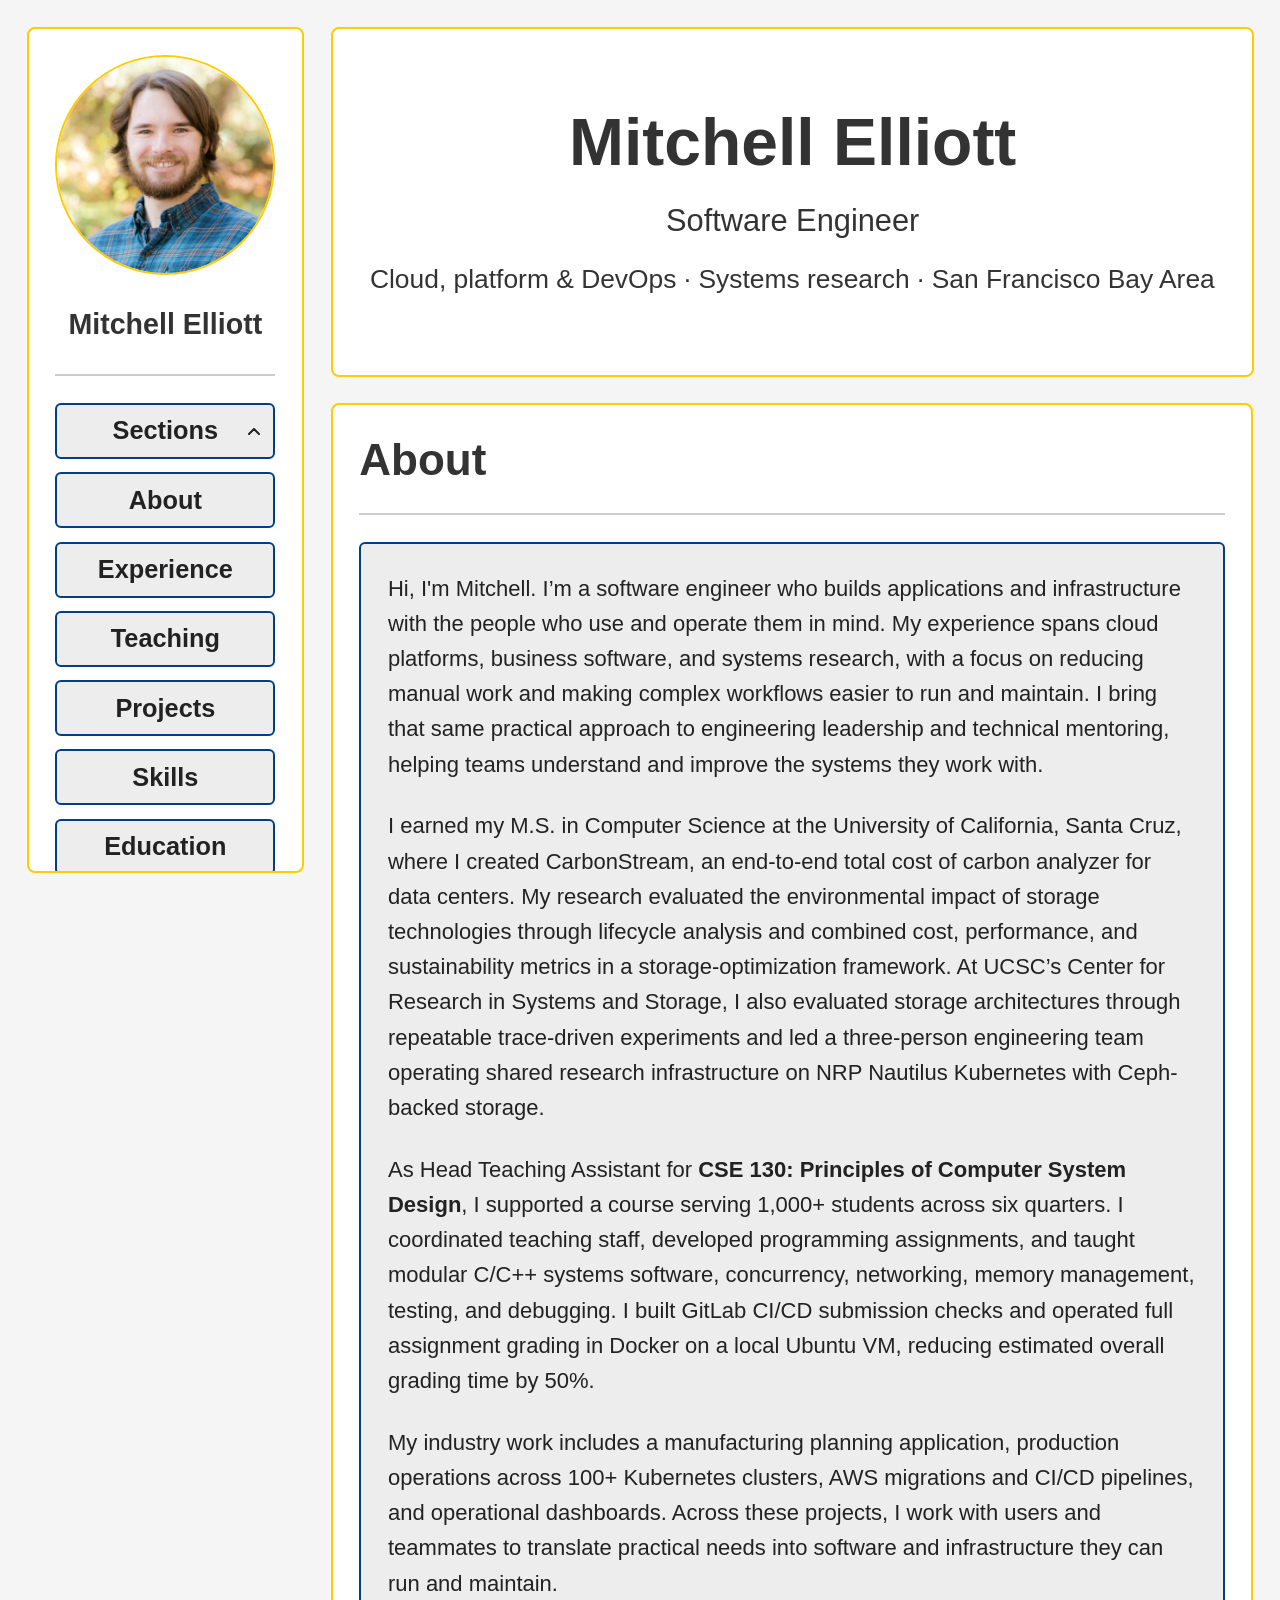
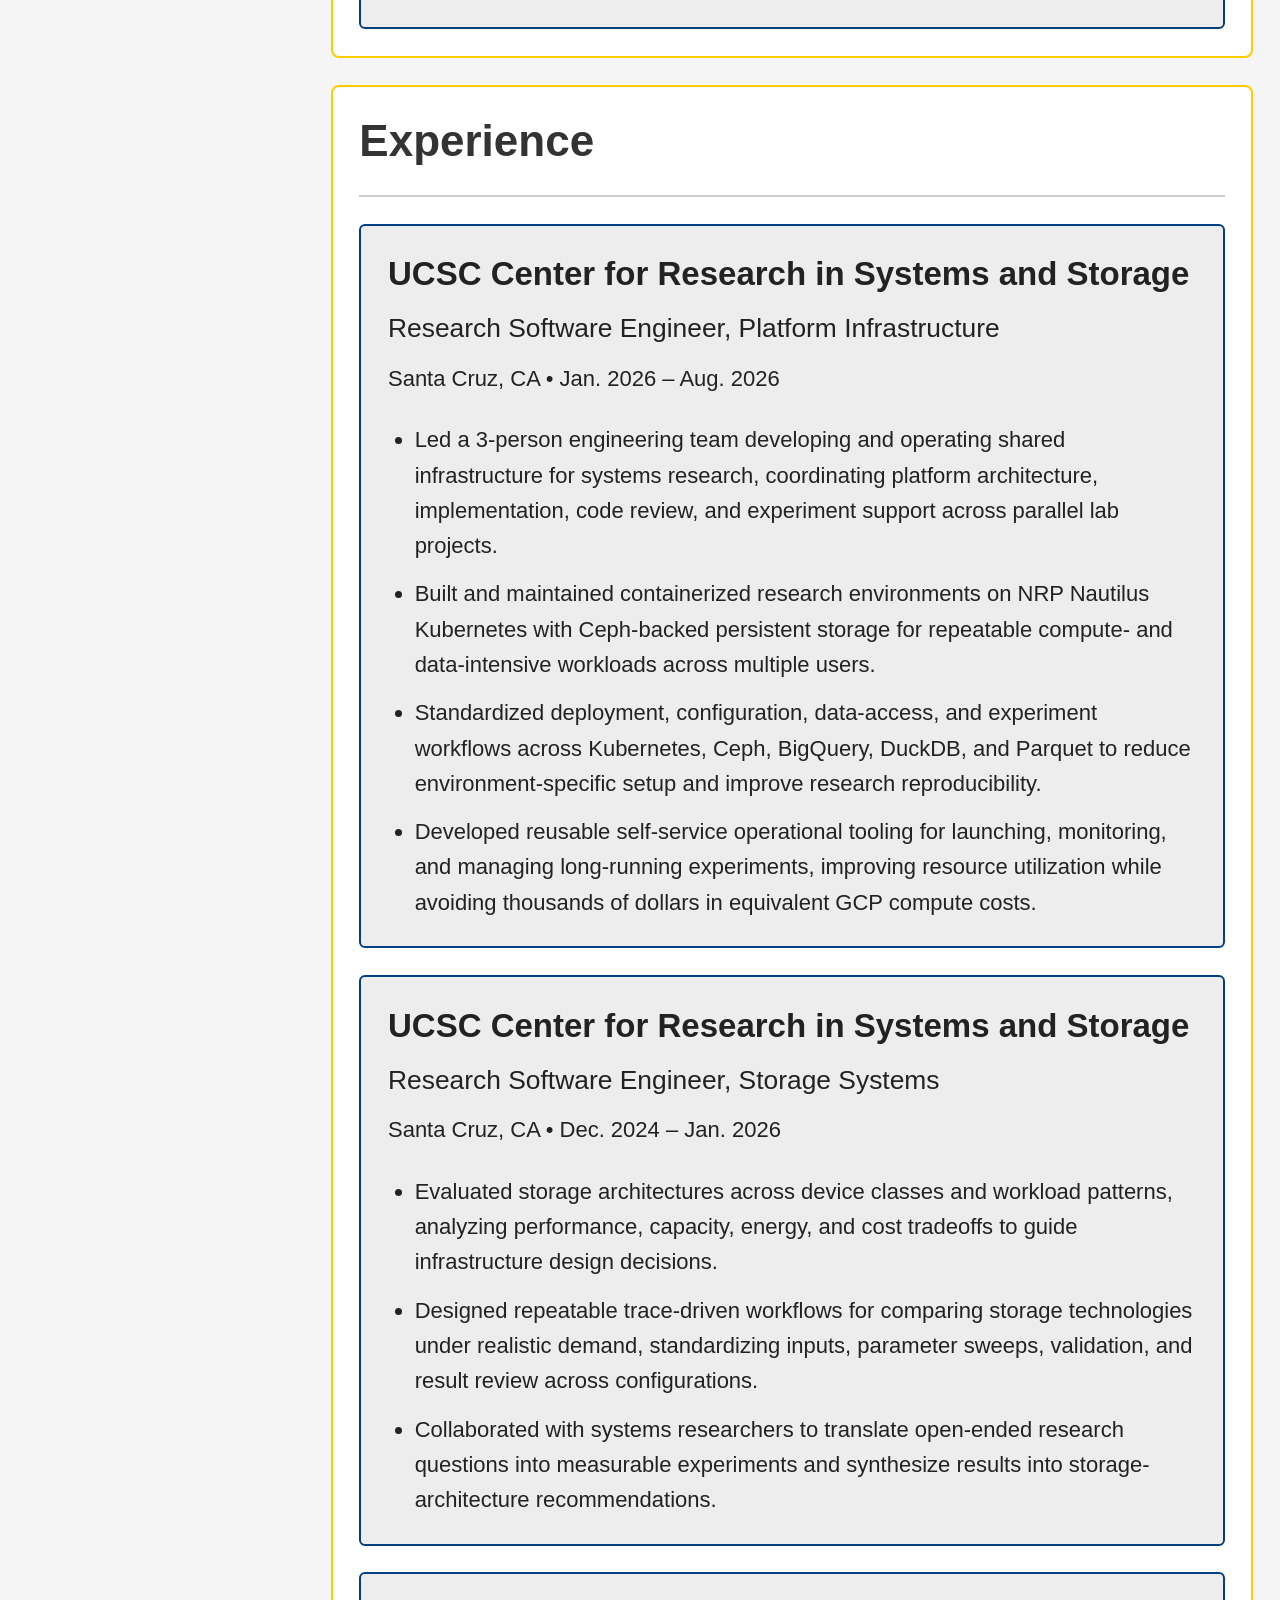
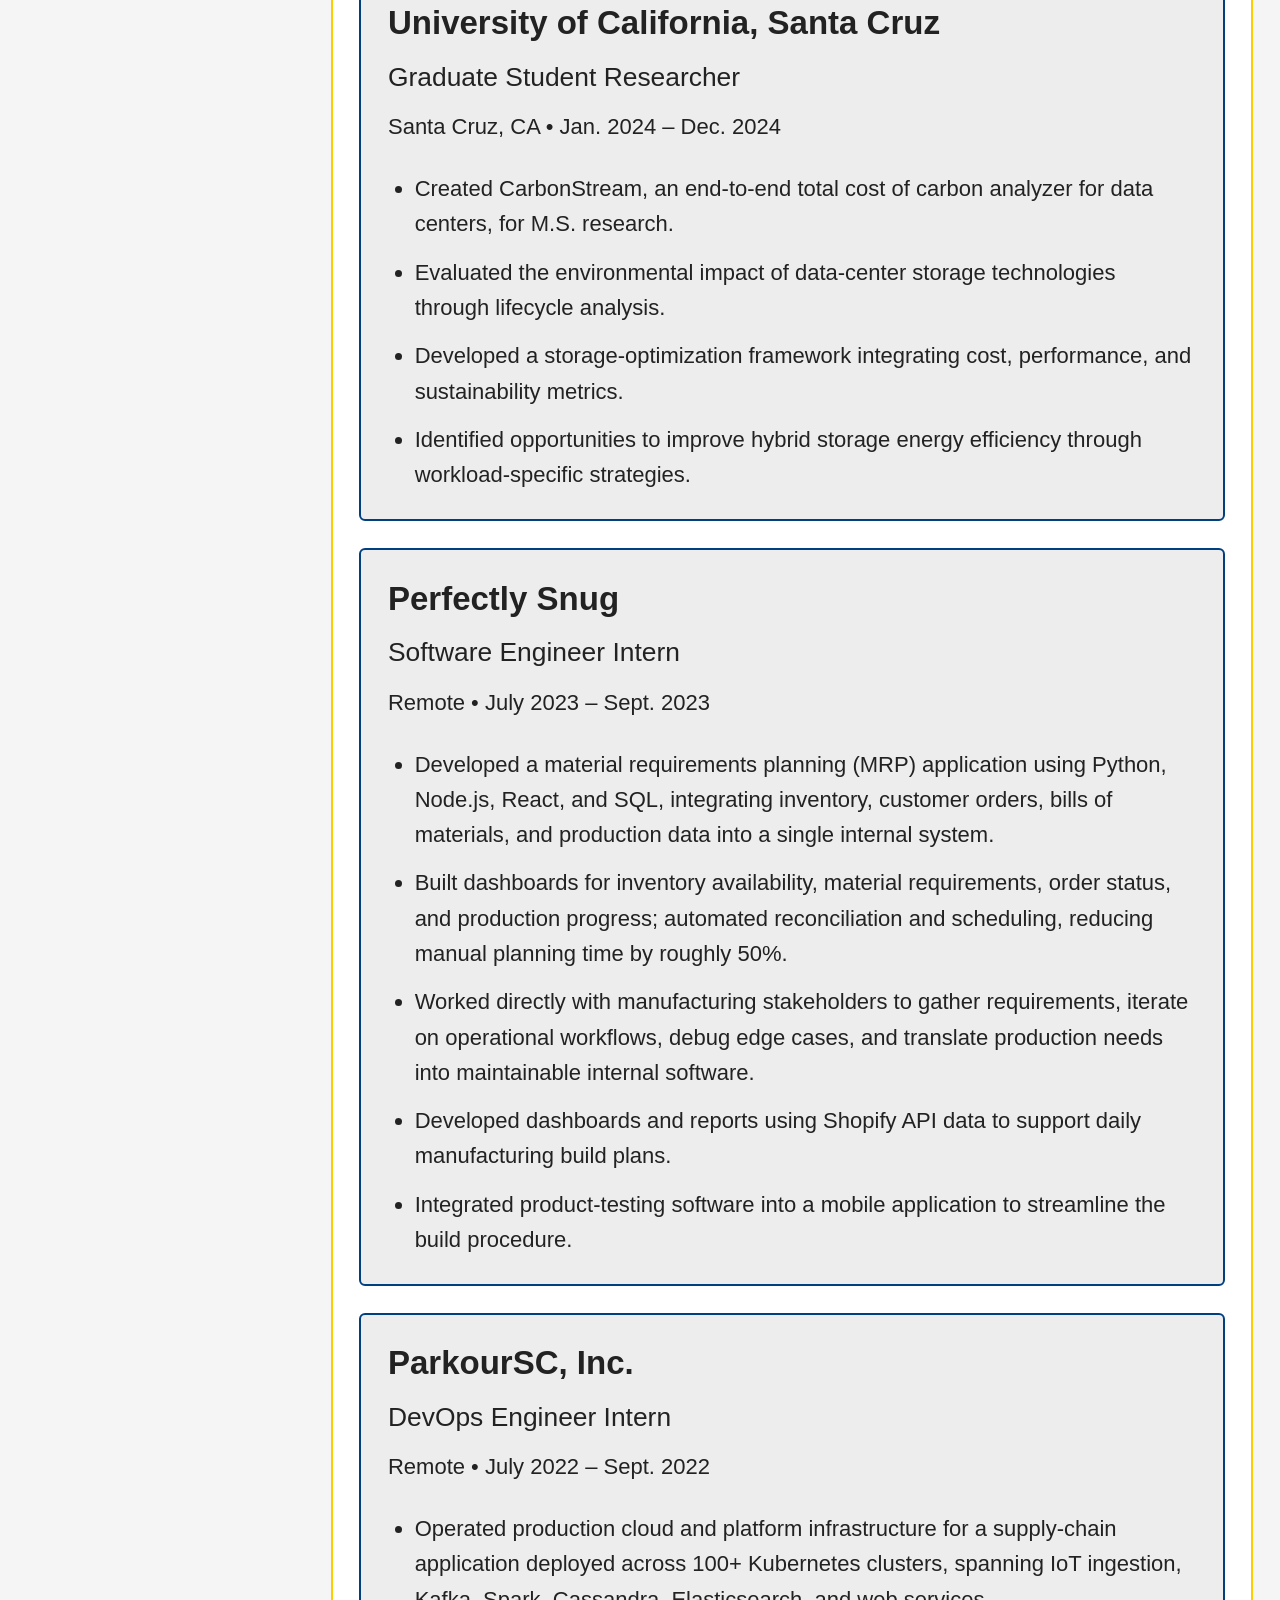
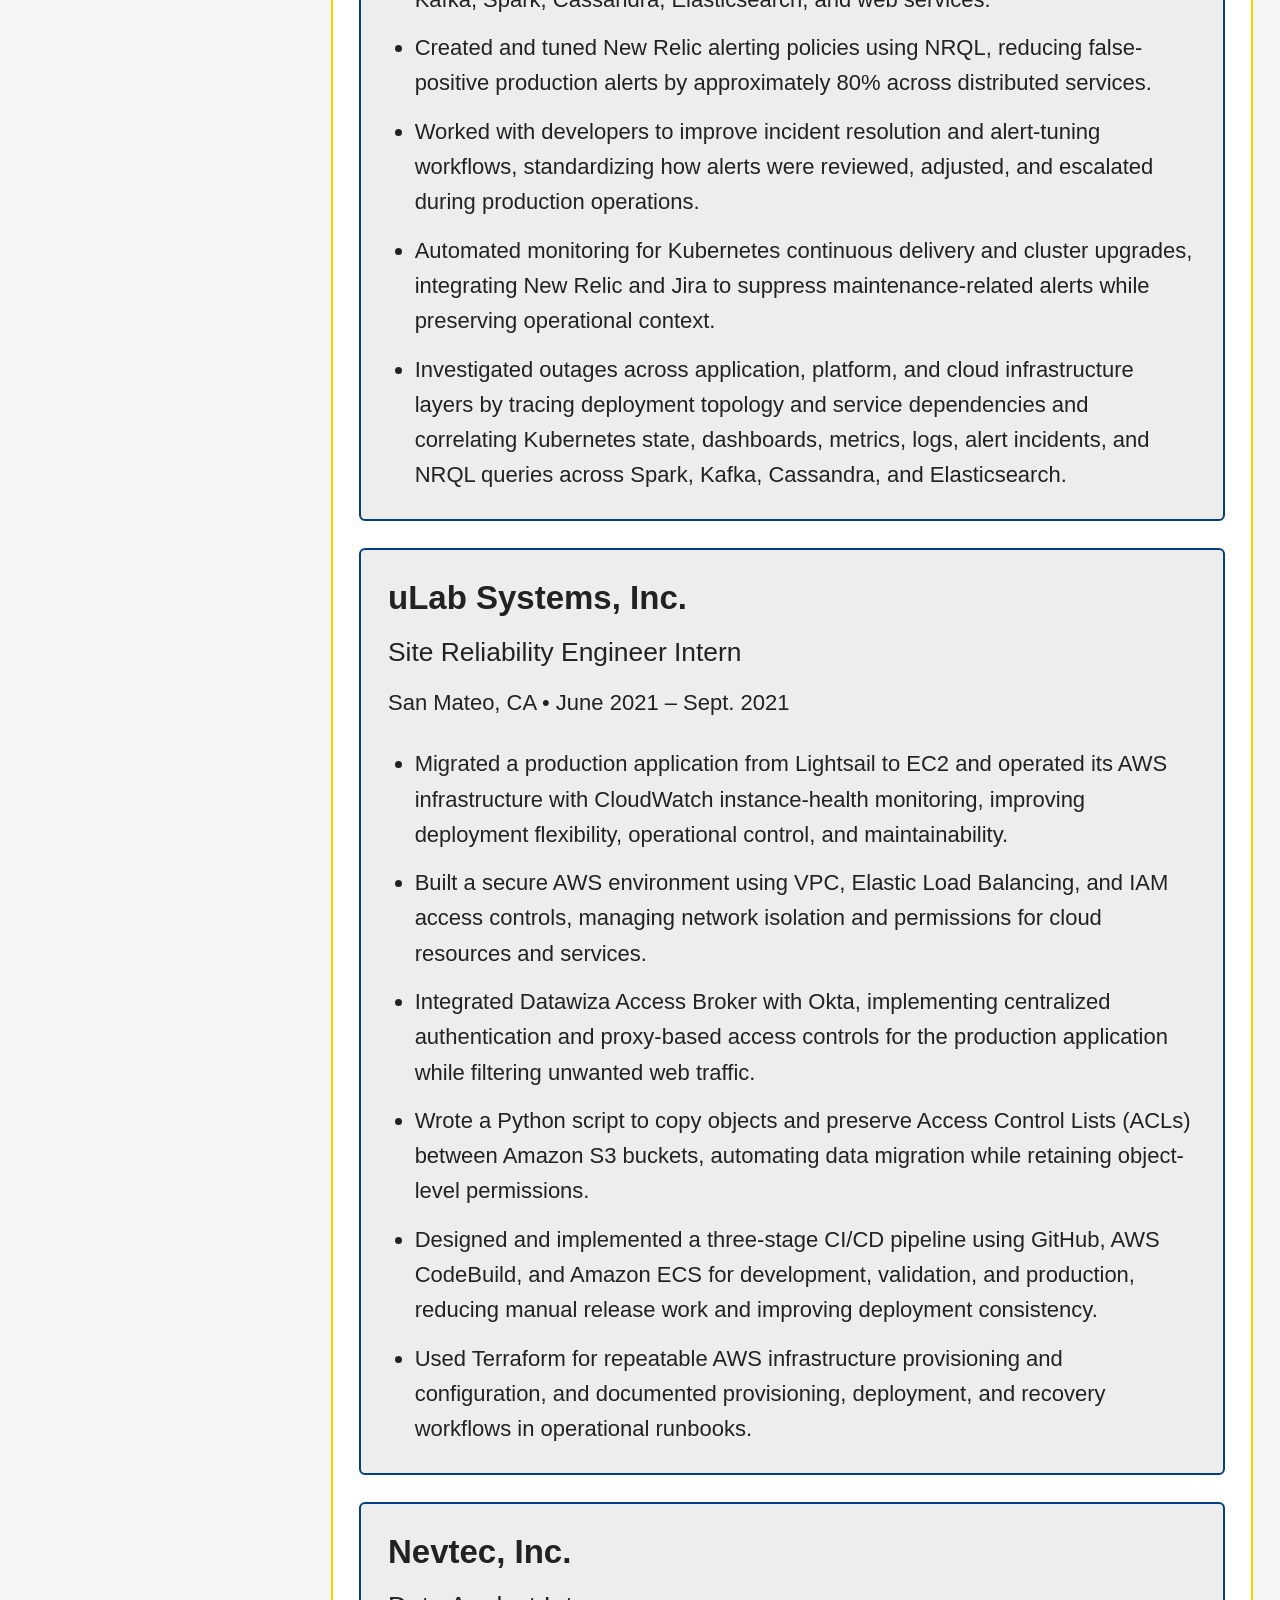
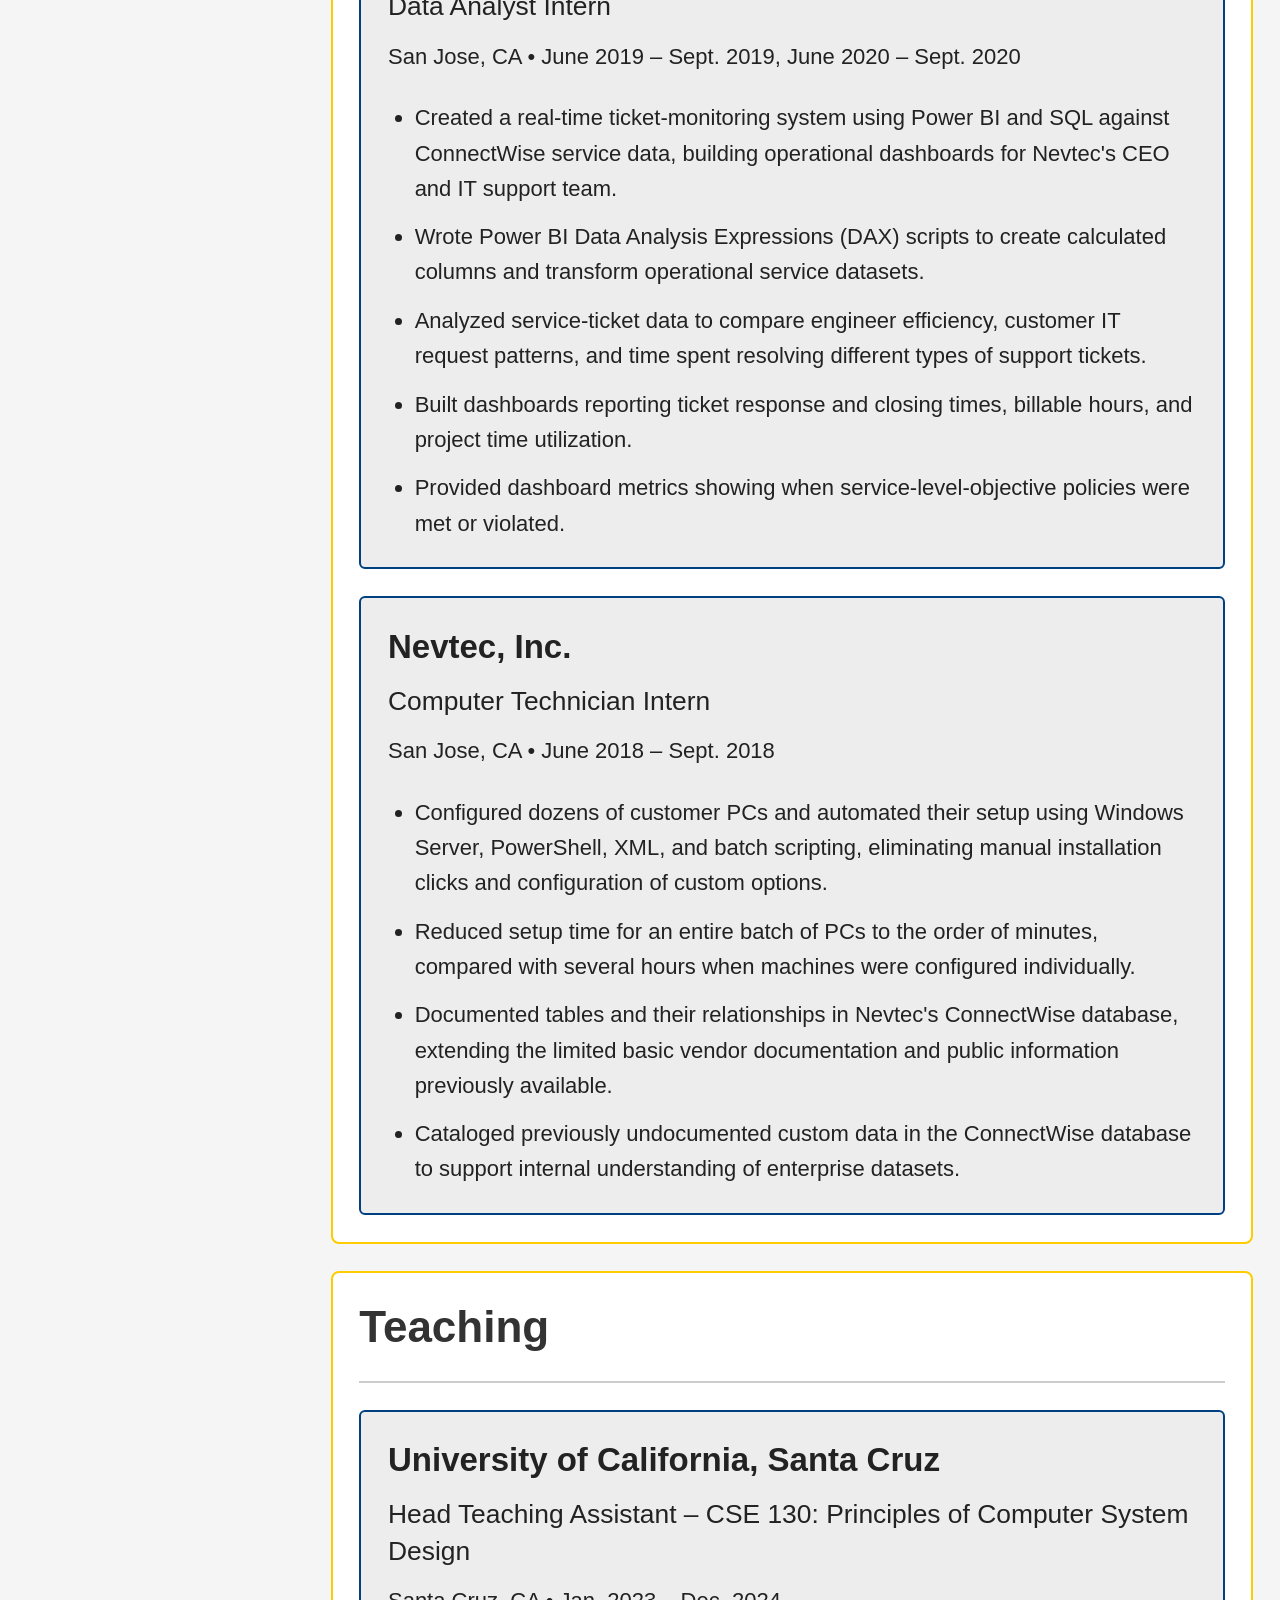
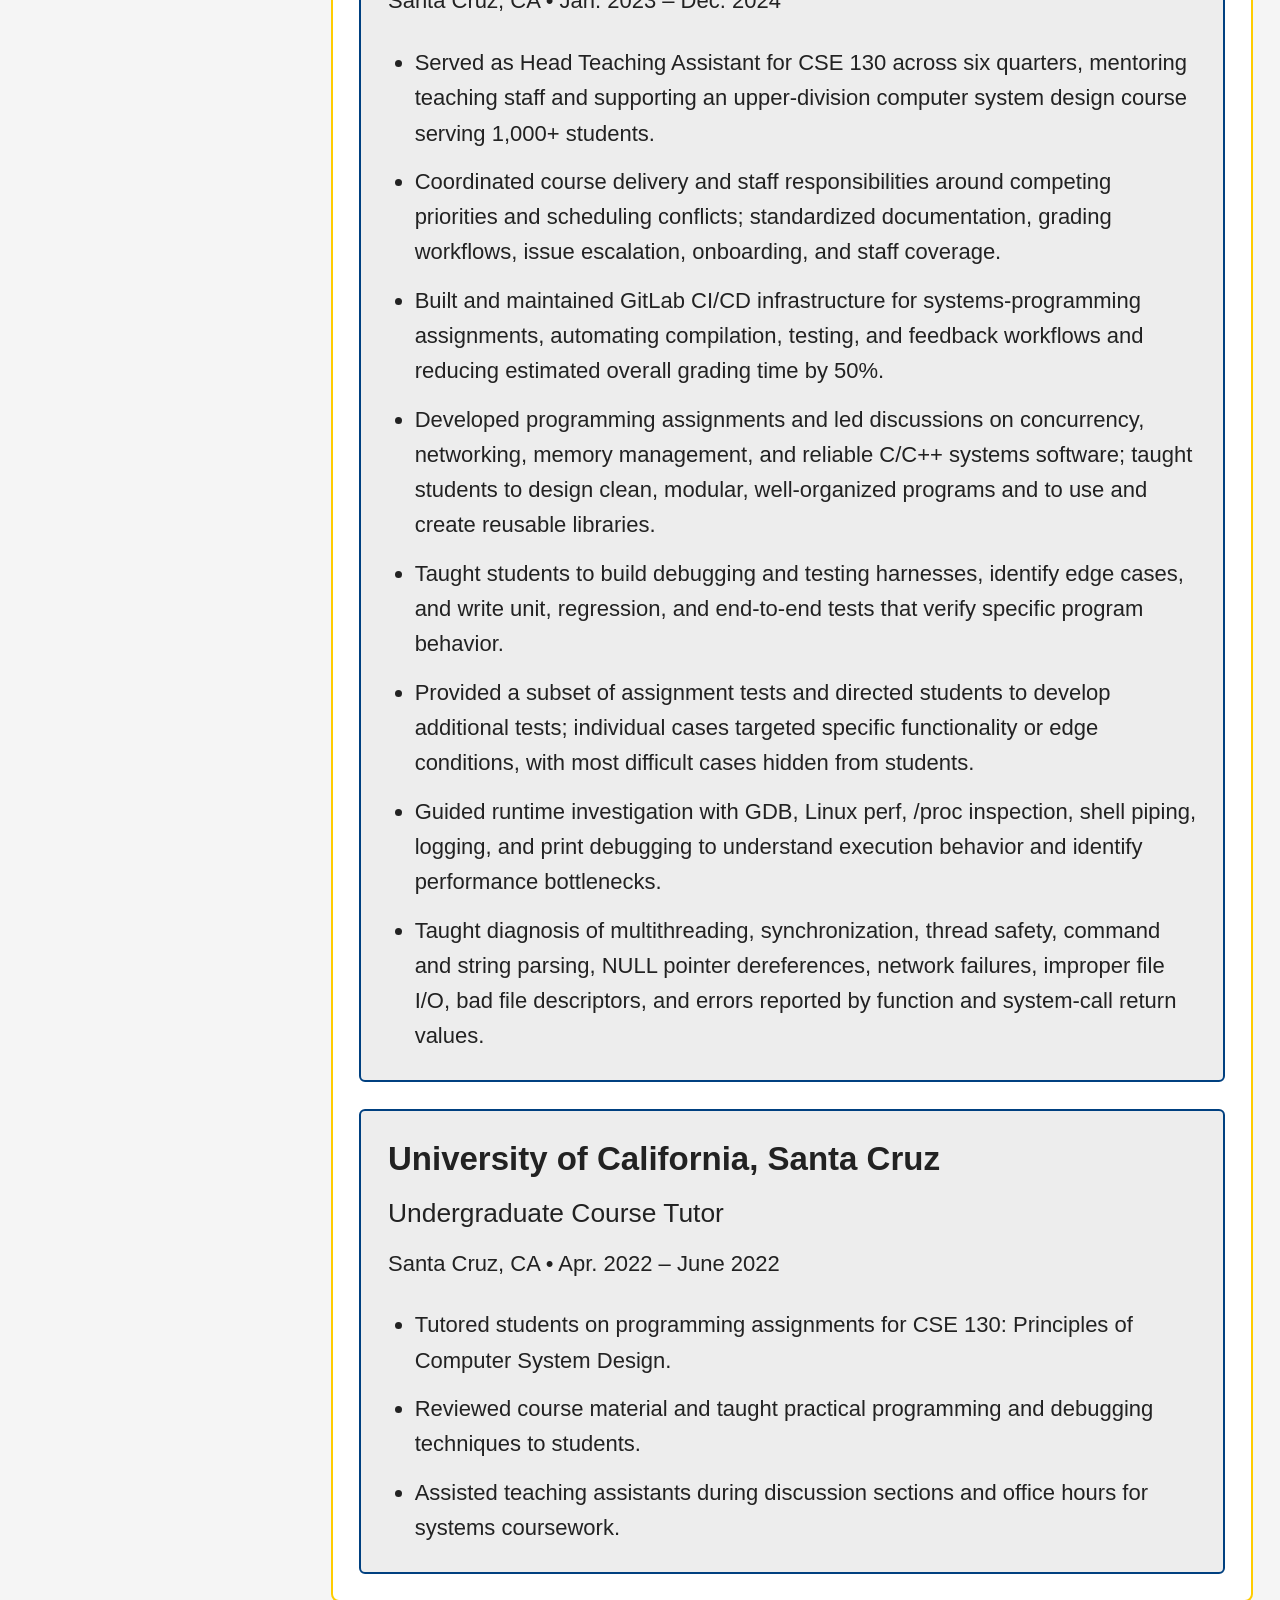
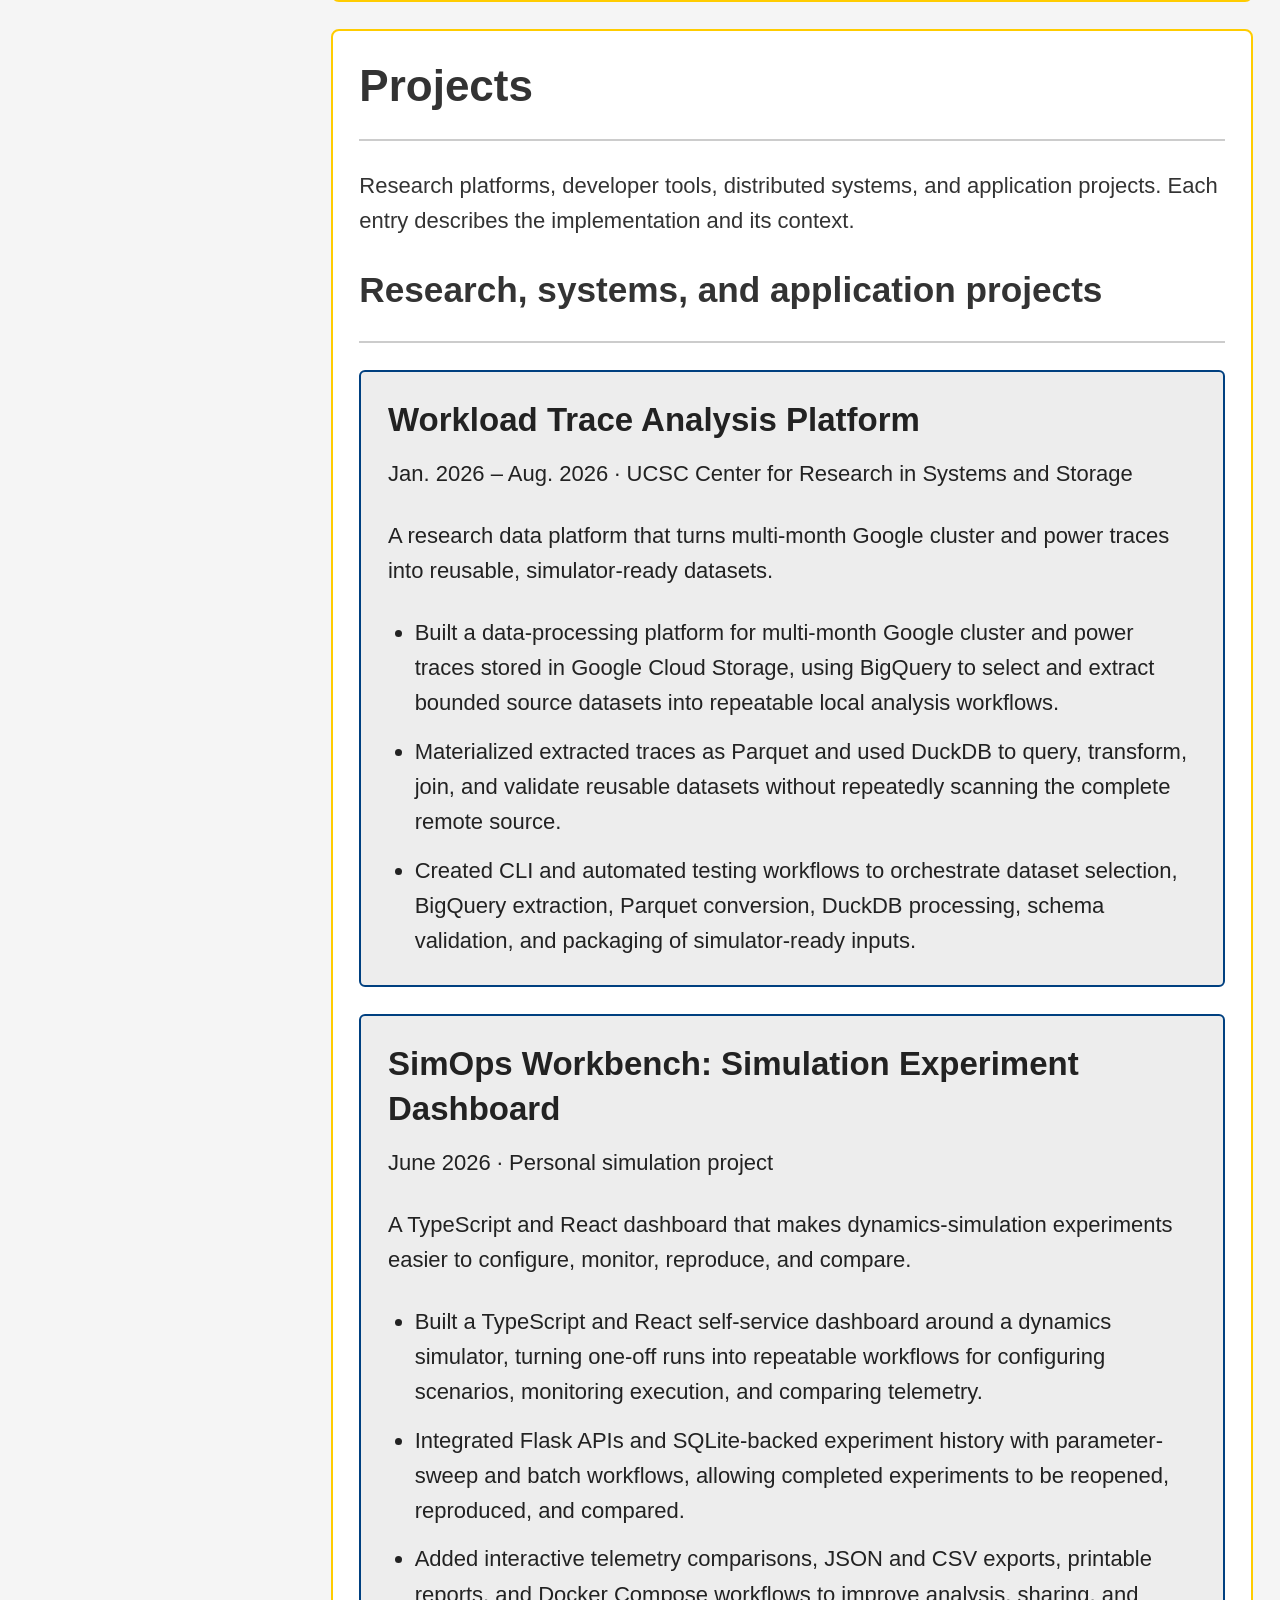
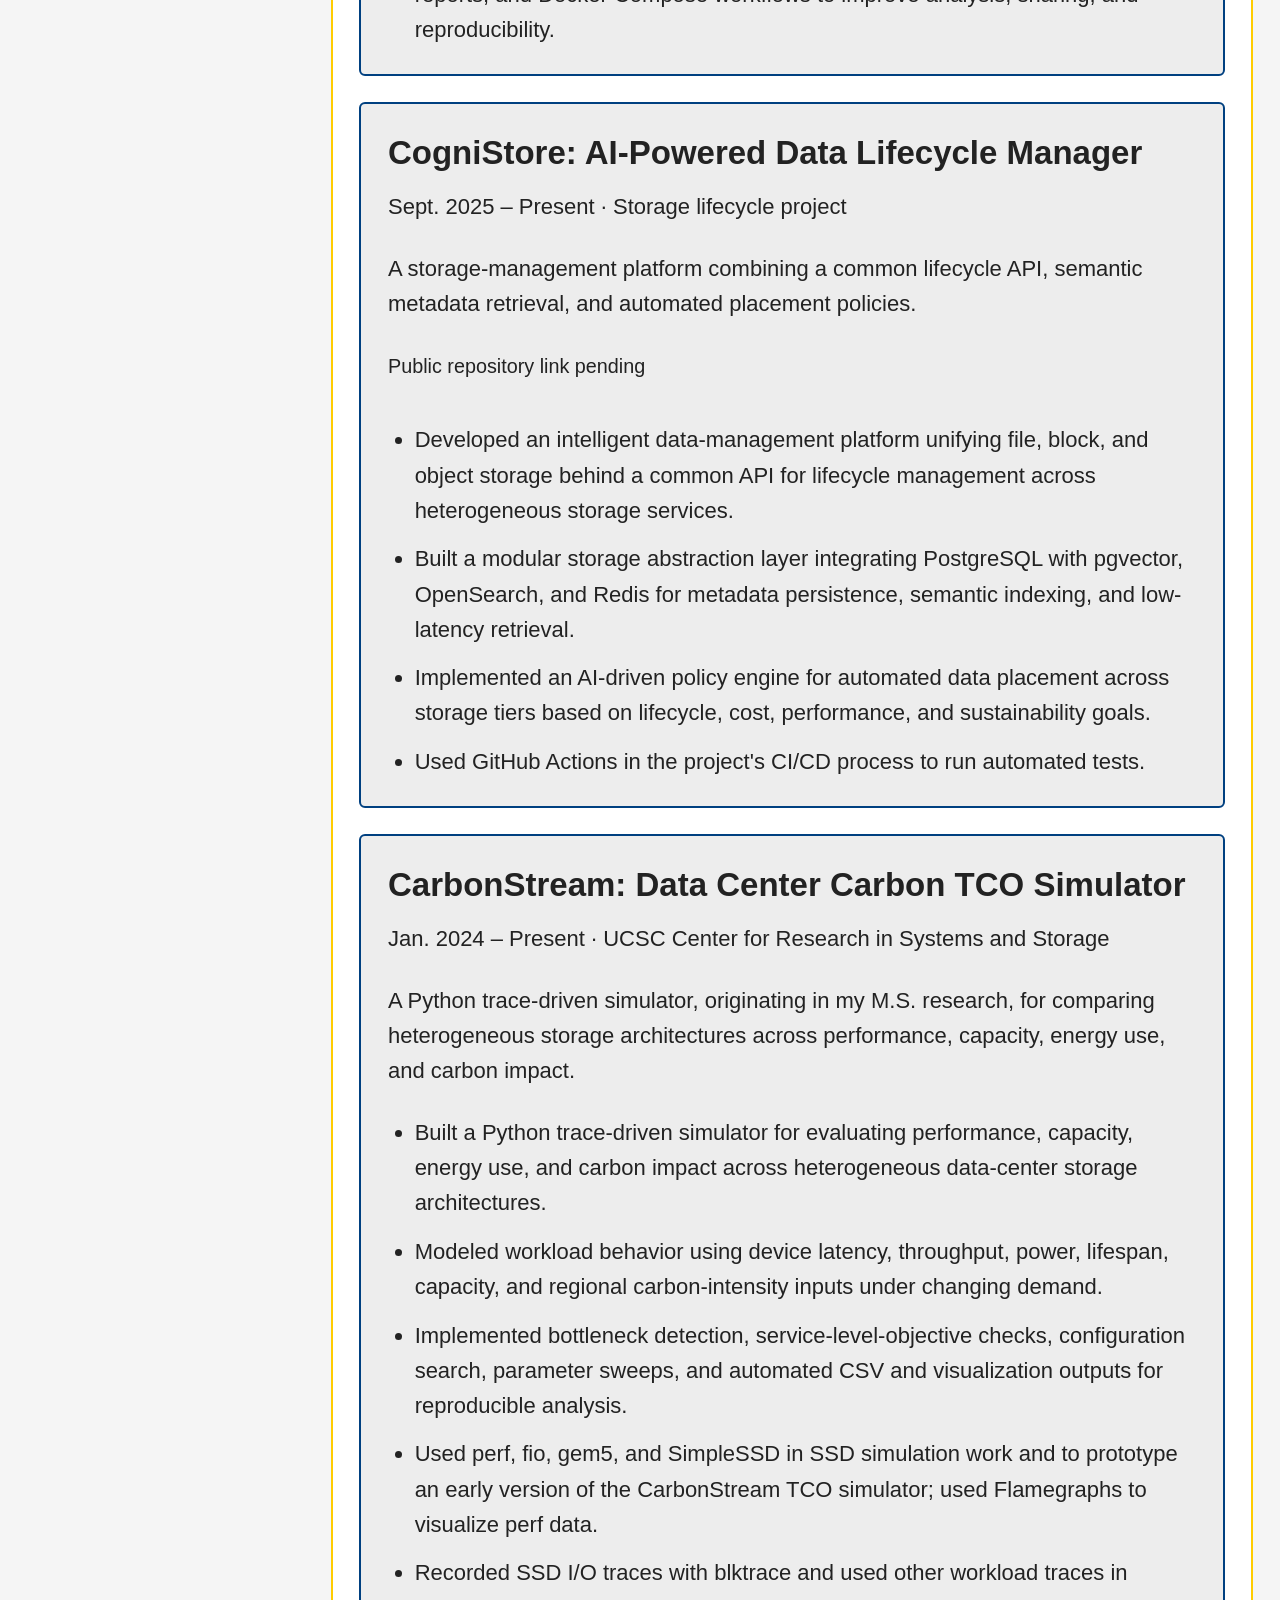
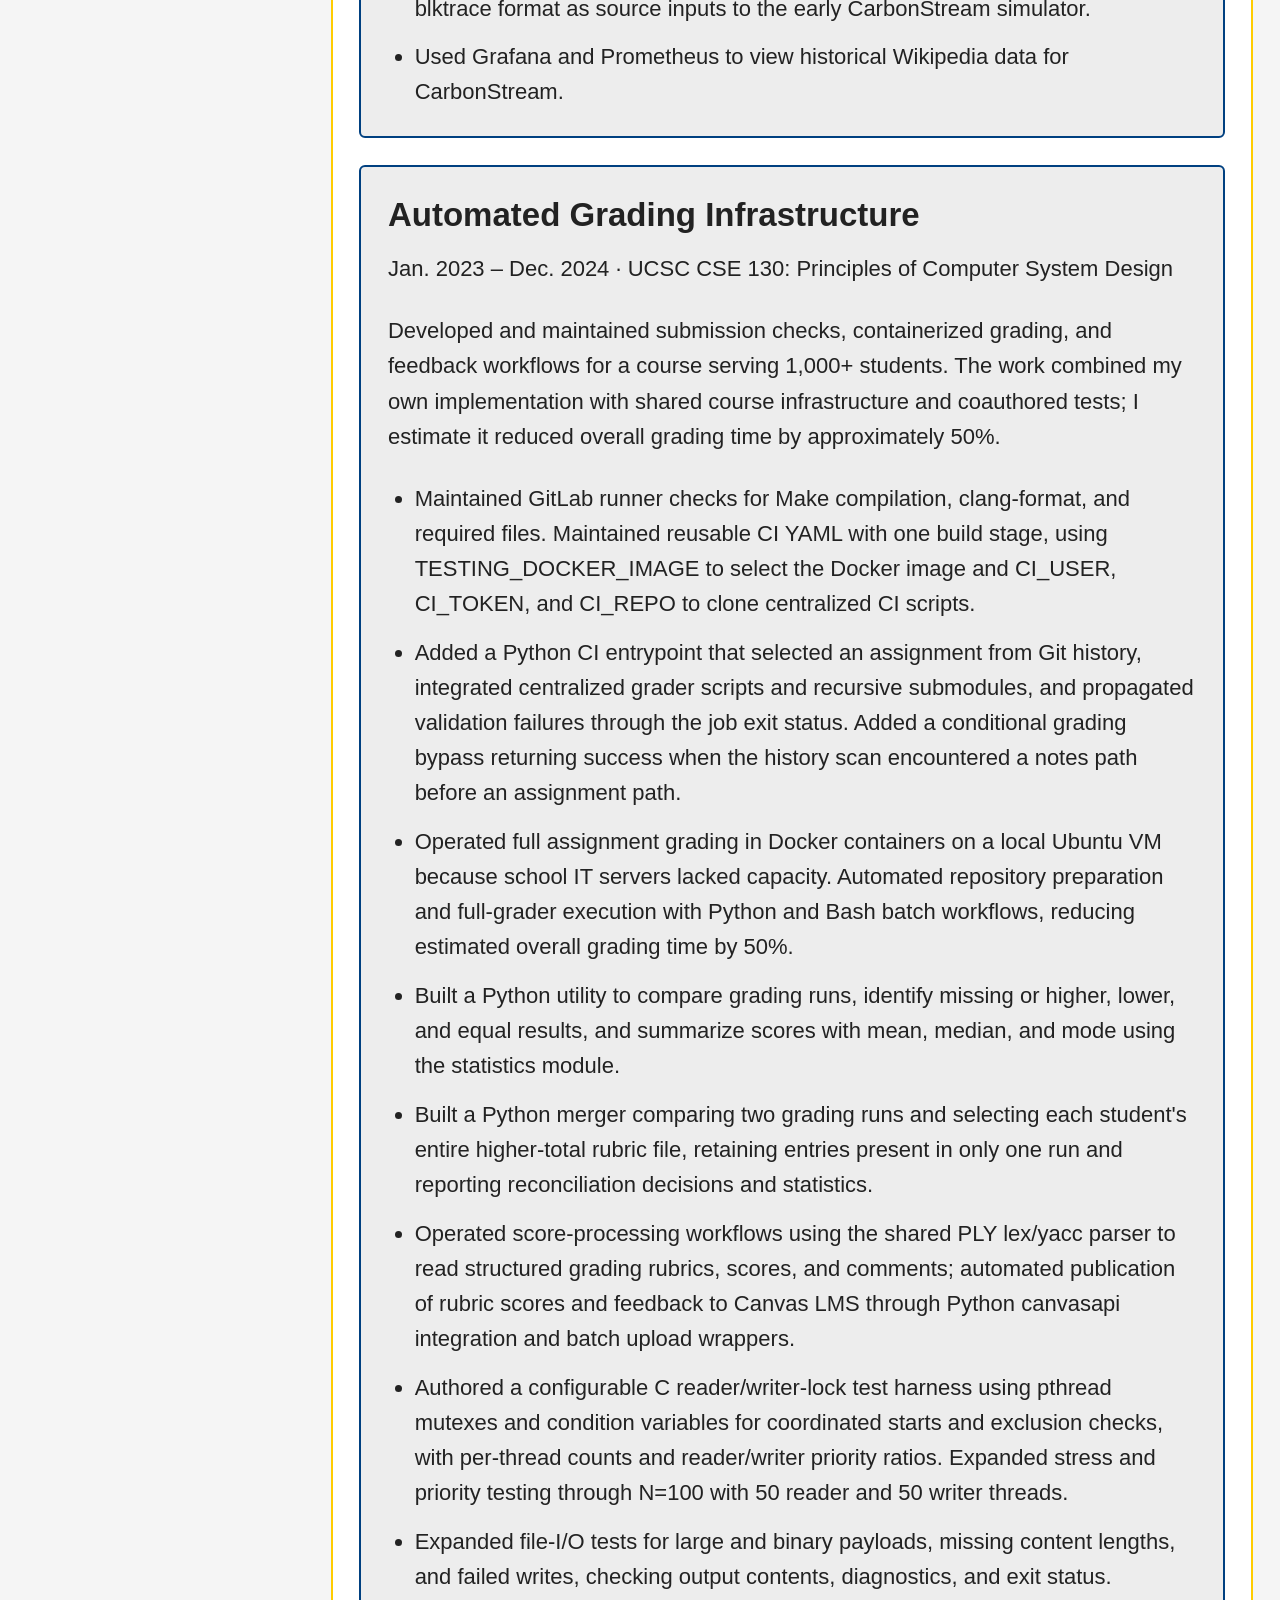
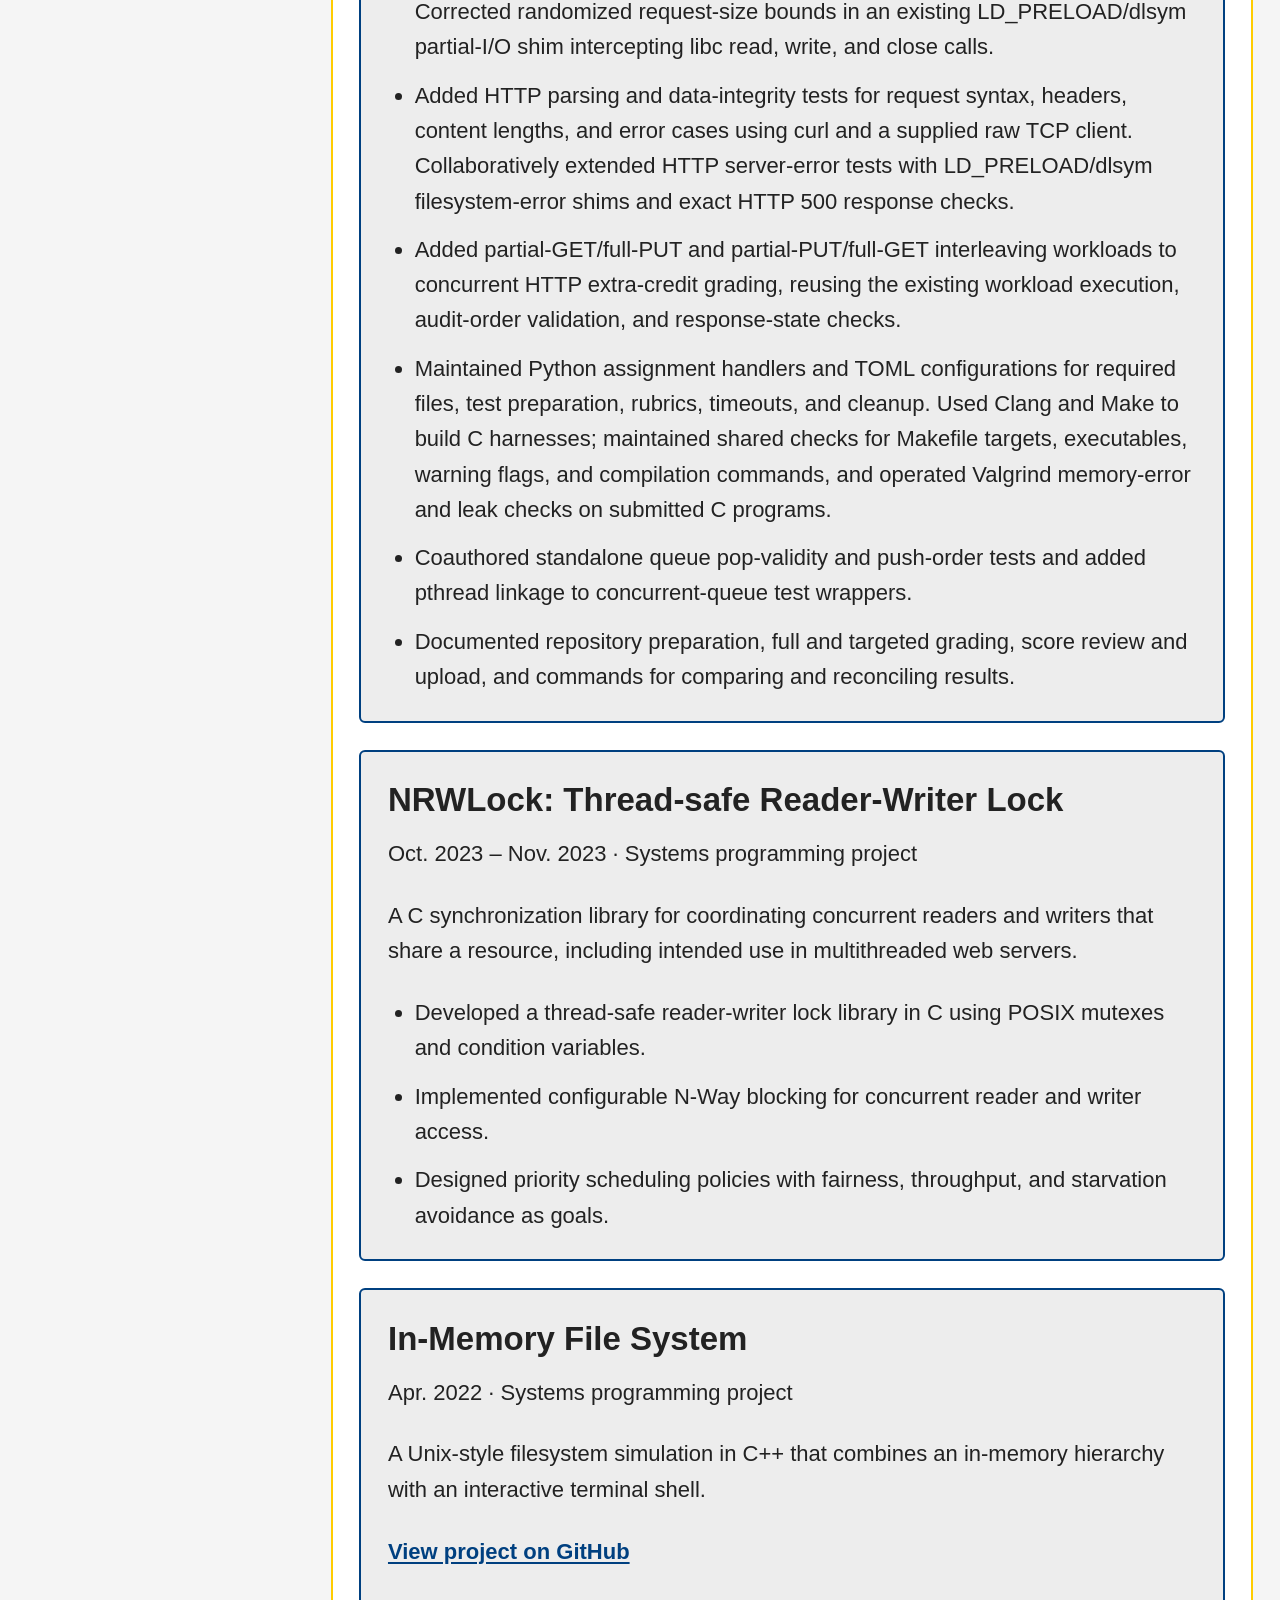
<file: review/proposed-layout.html>
<!DOCTYPE html>
<html lang="en">
<head>
  <meta charset="UTF-8">
  <meta name="viewport" content="width=device-width, initial-scale=1">
  <meta name="robots" content="noindex, nofollow">
  <meta name="description" content="Mitchell Elliott's local portfolio proposal: cloud, platform, DevOps, and systems research.">
  <title>Mitchell Elliott — Revised portfolio proposal</title>
  <script src="assets/js/theme-init.js"></script>
  <link rel="stylesheet" href="assets/css/proposed-layout.css?v=9ef3fe53">
</head>
<body>
  <a class="skip-link" href="#main">Skip to content</a>
  <header class="site-header">
    <img class="mobile-portrait" src="../site/assets/images/picture.jpeg" alt="Mitchell Elliott" width="96" height="96">
    <div class="header-copy">
      <h1>Mitchell Elliott</h1>
      <p>Software Engineer</p>
    </div>
    <p class="focus">Cloud, platform &amp; DevOps · Systems research · San Francisco Bay Area</p>
  </header>
  <aside class="sidebar" aria-label="Portfolio navigation and downloads">
    <div class="sidebar-scroll">
      <div class="sidebar-content">
        <div class="identity">
          <img src="../site/assets/images/picture.jpeg" alt="Mitchell Elliott" width="190" height="190">
          <span>Mitchell Elliott</span>
        </div>
        <details class="section-menu" open>
          <summary><span>Sections</span><svg class="dropdown-arrow" viewBox="0 0 12 8" aria-hidden="true" focusable="false"><path d="M1 1l5 5 5-5"/></svg></summary>
          <nav aria-label="Sections">
          <ul>
            <li><a href="#about"><span>About</span></a></li>
            <li><a href="#experience"><span>Experience</span></a></li>
            <li><a href="#teaching"><span>Teaching</span></a></li>
            <li><a href="#projects"><span>Projects</span></a></li>
            <li><a href="#skills"><span>Skills</span></a></li>
            <li><a href="#education"><span>Education</span></a></li>
            <li><a href="#presentations"><span>Presentations</span></a></li>
            <li><a href="#contact"><span>Contact</span></a></li>
          </ul>
          </nav>
        </details>
        <div class="sidebar-tools">
          <details class="download-menu">
            <summary><span>Resume/CV</span><svg class="dropdown-arrow" viewBox="0 0 12 8" aria-hidden="true" focusable="false"><path d="M1 1l5 5 5-5"/></svg></summary>
            <div class="downloads">
              <a href="../site/downloads/Mitchell_Elliott_Resume.pdf" type="application/pdf" aria-label="Resume (PDF, 2 pages)" title="Two-page master resume (PDF)" target="_blank" rel="noopener"><svg class="download-icon" viewBox="0 0 24 24" width="24" height="24" aria-hidden="true" focusable="false"><path d="M12 3v12m-5-5 5 5 5-5M5 16v5h14v-5"/></svg><span>Resume</span></a>
              <a href="../site/downloads/Mitchell_Elliott_CV.pdf" type="application/pdf" aria-label="CV (PDF, 6 pages)" title="Comprehensive academic CV (PDF, 6 pages)" target="_blank" rel="noopener"><svg class="download-icon" viewBox="0 0 24 24" width="24" height="24" aria-hidden="true" focusable="false"><path d="M12 3v12m-5-5 5 5 5-5M5 16v5h14v-5"/></svg><span>CV</span></a>
            </div>
          </details>
          <div class="theme-control" hidden>
            <label for="theme" class="visually-hidden">Theme</label>
            <div class="theme-select">
              <svg class="theme-icon" viewBox="0 0 24 24" width="24" height="24" aria-hidden="true" focusable="false">
                <g class="theme-symbol theme-symbol-system">
                  <g transform="translate(.4 9.2) scale(.6)" stroke-width="3"><circle cx="12" cy="12" r="4"/><path d="M12 2v2m0 16v2M2 12h2m16 0h2M4.93 4.93l1.42 1.42m11.3 11.3 1.42 1.42M4.93 19.07l1.42-1.42m11.3-11.3 1.42-1.42"/></g>
                  <path transform="translate(9 -.2) scale(.6)" stroke-width="3" d="M21 12.79A9 9 0 1 1 11.21 3 7 7 0 0 0 21 12.79Z"/>
                </g>
                <g class="theme-symbol theme-symbol-light"><circle cx="12" cy="12" r="4"/><path d="M12 2v2m0 16v2M2 12h2m16 0h2M4.93 4.93l1.42 1.42m11.3 11.3 1.42 1.42M4.93 19.07l1.42-1.42m11.3-11.3 1.42-1.42"/></g>
                <g class="theme-symbol theme-symbol-dark"><path d="M21 12.79A9 9 0 1 1 11.21 3 7 7 0 0 0 21 12.79Z"/></g>
              </svg>
              <select id="theme">
                <option value="system">System</option>
                <option value="light">Light</option>
                <option value="dark">Dark</option>
              </select>
              <svg class="dropdown-arrow" viewBox="0 0 12 8" aria-hidden="true" focusable="false"><path d="M1 1l5 5 5-5"/></svg>
            </div>
          </div>
        </div>
      </div>
    </div>
  </aside>
    <main id="main" class="container" tabindex="-1">
        <section id="about">
            <h2>About</h2>
            <div class="section-item">
                <p>
                    Hi, I'm Mitchell. I’m a software engineer who builds applications and infrastructure with the people who use and
                    operate them in mind. My experience spans cloud platforms, business software, and systems research, with a focus
                    on reducing manual work and making complex workflows easier to run and maintain. I bring that same practical
                    approach to engineering leadership and technical mentoring, helping teams understand and improve the systems they work with.
                </p>
                <p>
                    I earned my M.S. in Computer Science at the University of California, Santa Cruz, where I created CarbonStream,
                    an end-to-end total cost of carbon analyzer for data centers. My research evaluated the environmental impact of
                    storage technologies through lifecycle analysis and combined cost, performance, and sustainability metrics in a
                    storage-optimization framework. At UCSC’s Center for Research in Systems and Storage, I also evaluated storage
                    architectures through repeatable trace-driven experiments and led a three-person engineering team operating
                    shared research infrastructure on NRP Nautilus Kubernetes with Ceph-backed storage.
                </p>
                <p>
                    As Head Teaching Assistant for <strong>CSE 130: Principles of Computer System Design</strong>, I supported a course
                    serving 1,000+ students across six quarters. I coordinated teaching staff, developed programming assignments,
                    and taught modular C/C++ systems software, concurrency, networking, memory management, testing, and debugging.
                    I built GitLab CI/CD submission checks and operated full assignment grading in Docker on a local Ubuntu VM,
                    reducing estimated overall grading time by 50%.
                </p>
                <p>
                    My industry work includes a manufacturing planning application, production operations across 100+ Kubernetes
                    clusters, AWS migrations and CI/CD pipelines, and operational dashboards. Across these projects, I work with
                    users and teammates to translate practical needs into software and infrastructure they can run and maintain.
                </p>
            </div>
        </section>

        <section id="experience">
            <h2>Experience</h2>
            <div class="section-list">
                <div class="section-item" data-role-id="role:ucsc-research-software-engineer">
                    <h3 class="entry-title">UCSC Center for Research in Systems and Storage</h3>
                    <p class="role-title">Research Software Engineer, Platform Infrastructure</p>
                    <p class="item-meta">Santa Cruz, CA • Jan. 2026 – Aug. 2026</p>
                    <ul>
                        <li>Led a 3-person engineering team developing and operating shared infrastructure for systems research, coordinating platform architecture, implementation, code review, and experiment support across parallel lab projects.</li>
                        <li>Built and maintained containerized research environments on NRP Nautilus Kubernetes with Ceph-backed persistent storage for repeatable compute- and data-intensive workloads across multiple users.</li>
                        <li>Standardized deployment, configuration, data-access, and experiment workflows across Kubernetes, Ceph, BigQuery, DuckDB, and Parquet to reduce environment-specific setup and improve research reproducibility.</li>
                        <li>Developed reusable self-service operational tooling for launching, monitoring, and managing long-running experiments, improving resource utilization while avoiding thousands of dollars in equivalent GCP compute costs.</li>
                    </ul>
                </div>
                <div class="section-item" data-role-id="role:ucsc-postgraduate-researcher">
                    <h3 class="entry-title">UCSC Center for Research in Systems and Storage</h3>
                    <p class="role-title">Research Software Engineer, Storage Systems</p>
                    <p class="item-meta">Santa Cruz, CA • Dec. 2024 – Jan. 2026</p>
                    <ul>
                        <li>Evaluated storage architectures across device classes and workload patterns, analyzing performance, capacity, energy, and cost tradeoffs to guide infrastructure design decisions.</li>
                        <li>Designed repeatable trace-driven workflows for comparing storage technologies under realistic demand, standardizing inputs, parameter sweeps, validation, and result review across configurations.</li>
                        <li>Collaborated with systems researchers to translate open-ended research questions into measurable experiments and synthesize results into storage-architecture recommendations.</li>
                    </ul>
                </div>
                <div class="section-item" data-role-id="role:ucsc-graduate-student-researcher">
                    <h3 class="entry-title">University of California, Santa Cruz</h3>
                    <p class="role-title">Graduate Student Researcher</p>
                    <p class="item-meta">Santa Cruz, CA • Jan. 2024 – Dec. 2024</p>
                    <ul>
                        <li>Created CarbonStream, an end-to-end total cost of carbon analyzer for data centers, for M.S. research.</li>
                        <li>Evaluated the environmental impact of data-center storage technologies through lifecycle analysis.</li>
                        <li>Developed a storage-optimization framework integrating cost, performance, and sustainability metrics.</li>
                        <li>Identified opportunities to improve hybrid storage energy efficiency through workload-specific strategies.</li>
                    </ul>
                </div>
                <div class="section-item" data-role-id="role:perfectly-snug-software-engineer-intern">
                    <h3 class="entry-title">Perfectly Snug</h3>
                    <p class="role-title">Software Engineer Intern</p>
                    <p class="item-meta">Remote • July 2023 – Sept. 2023</p>
                    <ul>
                        <li>Developed a material requirements planning (MRP) application using Python, Node.js, React, and SQL, integrating inventory, customer orders, bills of materials, and production data into a single internal system.</li>
                        <li>Built dashboards for inventory availability, material requirements, order status, and production progress; automated reconciliation and scheduling, reducing manual planning time by roughly 50%.</li>
                        <li>Worked directly with manufacturing stakeholders to gather requirements, iterate on operational workflows, debug edge cases, and translate production needs into maintainable internal software.</li>
                        <li>Developed dashboards and reports using Shopify API data to support daily manufacturing build plans.</li>
                        <li>Integrated product-testing software into a mobile application to streamline the build procedure.</li>
                    </ul>
                </div>
                <div class="section-item" data-role-id="role:parkoursc-devops-engineer-intern">
                    <h3 class="entry-title">ParkourSC, Inc.</h3>
                    <p class="role-title">DevOps Engineer Intern</p>
                    <p class="item-meta">Remote • July 2022 – Sept. 2022</p>
                    <ul>
                        <li>Operated production cloud and platform infrastructure for a supply-chain application deployed across 100+ Kubernetes clusters, spanning IoT ingestion, Kafka, Spark, Cassandra, Elasticsearch, and web services.</li>
                        <li>Created and tuned New Relic alerting policies using NRQL, reducing false-positive production alerts by approximately 80% across distributed services.</li>
                        <li>Worked with developers to improve incident resolution and alert-tuning workflows, standardizing how alerts were reviewed, adjusted, and escalated during production operations.</li>
                        <li>Automated monitoring for Kubernetes continuous delivery and cluster upgrades, integrating New Relic and Jira to suppress maintenance-related alerts while preserving operational context.</li>
                        <li>Investigated outages across application, platform, and cloud infrastructure layers by tracing deployment topology and service dependencies and correlating Kubernetes state, dashboards, metrics, logs, alert incidents, and NRQL queries across Spark, Kafka, Cassandra, and Elasticsearch.</li>
                    </ul>
                </div>
                <div class="section-item" data-role-id="role:ulab-software-engineer-intern">
                    <h3 class="entry-title">uLab Systems, Inc.</h3>
                    <p class="role-title">Site Reliability Engineer Intern</p>
                    <p class="item-meta">San Mateo, CA • June 2021 – Sept. 2021</p>
                    <ul>
                        <li>Migrated a production application from Lightsail to EC2 and operated its AWS infrastructure with CloudWatch instance-health monitoring, improving deployment flexibility, operational control, and maintainability.</li>
                        <li>Built a secure AWS environment using VPC, Elastic Load Balancing, and IAM access controls, managing network isolation and permissions for cloud resources and services.</li>
                        <li>Integrated Datawiza Access Broker with Okta, implementing centralized authentication and proxy-based access controls for the production application while filtering unwanted web traffic.</li>
                        <li>Wrote a Python script to copy objects and preserve Access Control Lists (ACLs) between Amazon S3 buckets, automating data migration while retaining object-level permissions.</li>
                        <li>Designed and implemented a three-stage CI/CD pipeline using GitHub, AWS CodeBuild, and Amazon ECS for development, validation, and production, reducing manual release work and improving deployment consistency.</li>
                        <li>Used Terraform for repeatable AWS infrastructure provisioning and configuration, and documented provisioning, deployment, and recovery workflows in operational runbooks.</li>
                    </ul>
                </div>
                <div class="section-item" data-role-id="role:nevtec-data-analyst-intern">
                    <h3 class="entry-title">Nevtec, Inc.</h3>
                    <p class="role-title">Data Analyst Intern</p>
                    <p class="item-meta">San Jose, CA • June 2019 – Sept. 2019, June 2020 – Sept. 2020</p>
                    <ul>
                        <li>Created a real-time ticket-monitoring system using Power BI and SQL against ConnectWise service data, building operational dashboards for Nevtec's CEO and IT support team.</li>
                        <li>Wrote Power BI Data Analysis Expressions (DAX) scripts to create calculated columns and transform operational service datasets.</li>
                        <li>Analyzed service-ticket data to compare engineer efficiency, customer IT request patterns, and time spent resolving different types of support tickets.</li>
                        <li>Built dashboards reporting ticket response and closing times, billable hours, and project time utilization.</li>
                        <li>Provided dashboard metrics showing when service-level-objective policies were met or violated.</li>
                    </ul>
                </div>
                <div class="section-item" data-role-id="role:nevtec-computer-technician-intern">
                    <h3 class="entry-title">Nevtec, Inc.</h3>
                    <p class="role-title">Computer Technician Intern</p>
                    <p class="item-meta">San Jose, CA • June 2018 – Sept. 2018</p>
                    <ul>
                        <li>Configured dozens of customer PCs and automated their setup using Windows Server, PowerShell, XML, and batch scripting, eliminating manual installation clicks and configuration of custom options.</li>
                        <li>Reduced setup time for an entire batch of PCs to the order of minutes, compared with several hours when machines were configured individually.</li>
                        <li>Documented tables and their relationships in Nevtec's ConnectWise database, extending the limited basic vendor documentation and public information previously available.</li>
                        <li>Cataloged previously undocumented custom data in the ConnectWise database to support internal understanding of enterprise datasets.</li>
                    </ul>
                </div>
            </div>
        </section>

        <section id="teaching">
            <h2>Teaching</h2>
            <div class="section-list">
                <div class="section-item" data-role-id="role:ucsc-teaching-assistant">
                    <h3 class="entry-title">University of California, Santa Cruz</h3>
                    <p class="role-title">Head Teaching Assistant – CSE 130: Principles of Computer System Design</p>
                    <p class="item-meta">Santa Cruz, CA • Jan. 2023 – Dec. 2024</p>
                    <ul>
                        <li>Served as Head Teaching Assistant for CSE 130 across six quarters, mentoring teaching staff and supporting an upper-division computer system design course serving 1,000+ students.</li>
                        <li>Coordinated course delivery and staff responsibilities around competing priorities and scheduling conflicts; standardized documentation, grading workflows, issue escalation, onboarding, and staff coverage.</li>
                        <li>Built and maintained GitLab CI/CD infrastructure for systems-programming assignments, automating compilation, testing, and feedback workflows and reducing estimated overall grading time by 50%.</li>
                        <li>Developed programming assignments and led discussions on concurrency, networking, memory management, and reliable C/C++ systems software; taught students to design clean, modular, well-organized programs and to use and create reusable libraries.</li>
                        <li>Taught students to build debugging and testing harnesses, identify edge cases, and write unit, regression, and end-to-end tests that verify specific program behavior.</li>
                        <li>Provided a subset of assignment tests and directed students to develop additional tests; individual cases targeted specific functionality or edge conditions, with most difficult cases hidden from students.</li>
                        <li>Guided runtime investigation with GDB, Linux perf, /proc inspection, shell piping, logging, and print debugging to understand execution behavior and identify performance bottlenecks.</li>
                        <li>Taught diagnosis of multithreading, synchronization, thread safety, command and string parsing, NULL pointer dereferences, network failures, improper file I/O, bad file descriptors, and errors reported by function and system-call return values.</li>
                    </ul>
                </div>
                <div class="section-item" data-role-id="role:ucsc-undergraduate-course-tutor">
                    <h3 class="entry-title">University of California, Santa Cruz</h3>
                    <p class="role-title">Undergraduate Course Tutor</p>
                    <p class="item-meta">Santa Cruz, CA • Apr. 2022 – June 2022</p>
                    <ul>
                        <li>Tutored students on programming assignments for CSE 130: Principles of Computer System Design.</li>
                        <li>Reviewed course material and taught practical programming and debugging techniques to students.</li>
                        <li>Assisted teaching assistants during discussion sections and office hours for systems coursework.</li>
                    </ul>
                </div>
            </div>
        </section>

        <section id="projects">
            <h2>Projects</h2>
            <p>Research platforms, developer tools, distributed systems, and application projects. Each entry describes the implementation and its context.</p>
            <h3 class="project-group-heading">Research, systems, and application projects</h3>
            <div class="section-list">

                <div class="section-item" data-project-id="workload-trace-analysis-platform">
                    <h4 class="entry-title">Workload Trace Analysis Platform</h4>
                    <p class="item-meta">Jan. 2026 – Aug. 2026 · UCSC Center for Research in Systems and Storage</p>
                    <p>A research data platform that turns multi-month Google cluster and power traces into reusable, simulator-ready datasets.</p>
                    <ul>
                        <li>Built a data-processing platform for multi-month Google cluster and power traces stored in Google Cloud Storage, using BigQuery to select and extract bounded source datasets into repeatable local analysis workflows.</li>
                        <li>Materialized extracted traces as Parquet and used DuckDB to query, transform, join, and validate reusable datasets without repeatedly scanning the complete remote source.</li>
                        <li>Created CLI and automated testing workflows to orchestrate dataset selection, BigQuery extraction, Parquet conversion, DuckDB processing, schema validation, and packaging of simulator-ready inputs.</li>
                    </ul>
                </div>

                <div class="section-item" data-project-id="sedaro-nano">
                    <h4 class="entry-title">SimOps Workbench: Simulation Experiment Dashboard</h4>
                    <p class="item-meta">June 2026 · Personal simulation project</p>
                    <p>A TypeScript and React dashboard that makes dynamics-simulation experiments easier to configure, monitor, reproduce, and compare.</p>
                    <ul>
                        <li>Built a TypeScript and React self-service dashboard around a dynamics simulator, turning one-off runs into repeatable workflows for configuring scenarios, monitoring execution, and comparing telemetry.</li>
                        <li>Integrated Flask APIs and SQLite-backed experiment history with parameter-sweep and batch workflows, allowing completed experiments to be reopened, reproduced, and compared.</li>
                        <li>Added interactive telemetry comparisons, JSON and CSV exports, printable reports, and Docker Compose workflows to improve analysis, sharing, and reproducibility.</li>
                    </ul>
                </div>

                <div class="section-item" data-project-id="cognistore">
                    <h4 class="entry-title">CogniStore: AI-Powered Data Lifecycle Manager</h4>
                    <p class="item-meta">Sept. 2025 – Present · Storage lifecycle project</p>
                    <p>A storage-management platform combining a common lifecycle API, semantic metadata retrieval, and automated placement policies.</p>
                    <p class="project-link-note">Public repository link pending</p>
                    <ul>
                        <li>Developed an intelligent data-management platform unifying file, block, and object storage behind a common API for lifecycle management across heterogeneous storage services.</li>
                        <li>Built a modular storage abstraction layer integrating PostgreSQL with pgvector, OpenSearch, and Redis for metadata persistence, semantic indexing, and low-latency retrieval.</li>
                        <li>Implemented an AI-driven policy engine for automated data placement across storage tiers based on lifecycle, cost, performance, and sustainability goals.</li>
                        <li>Used GitHub Actions in the project's CI/CD process to run automated tests.</li>
                    </ul>
                </div>

                <div class="section-item" data-project-id="carbonstream">
                    <h4 class="entry-title">CarbonStream: Data Center Carbon TCO Simulator</h4>
                    <p class="item-meta">Jan. 2024 – Present · UCSC Center for Research in Systems and Storage</p>
                    <p>A Python trace-driven simulator, originating in my M.S. research, for comparing heterogeneous storage architectures across performance, capacity, energy use, and carbon impact.</p>
                    <ul>
                        <li>Built a Python trace-driven simulator for evaluating performance, capacity, energy use, and carbon impact across heterogeneous data-center storage architectures.</li>
                        <li>Modeled workload behavior using device latency, throughput, power, lifespan, capacity, and regional carbon-intensity inputs under changing demand.</li>
                        <li>Implemented bottleneck detection, service-level-objective checks, configuration search, parameter sweeps, and automated CSV and visualization outputs for reproducible analysis.</li>
                        <li>Used perf, fio, gem5, and SimpleSSD in SSD simulation work and to prototype an early version of the CarbonStream TCO simulator; used Flamegraphs to visualize perf data.</li>
                        <li>Recorded SSD I/O traces with blktrace and used other workload traces in blktrace format as source inputs to the early CarbonStream simulator.</li>
                        <li>Used Grafana and Prometheus to view historical Wikipedia data for CarbonStream.</li>
                    </ul>
                </div>

                <div class="section-item" data-project-id="ucsc-automated-grading">
                    <h4 class="entry-title">Automated Grading Infrastructure</h4>
                    <p class="item-meta">Jan. 2023 – Dec. 2024 · UCSC CSE 130: Principles of Computer System Design</p>
                    <p>Developed and maintained submission checks, containerized grading, and feedback workflows for a course serving 1,000+ students. The work combined my own implementation with shared course infrastructure and coauthored tests; I estimate it reduced overall grading time by approximately 50%.</p>
                    <ul>
                        <li>Maintained GitLab runner checks for Make compilation, clang-format, and required files. Maintained reusable CI YAML with one build stage, using TESTING_DOCKER_IMAGE to select the Docker image and CI_USER, CI_TOKEN, and CI_REPO to clone centralized CI scripts.</li>
                        <li>Added a Python CI entrypoint that selected an assignment from Git history, integrated centralized grader scripts and recursive submodules, and propagated validation failures through the job exit status. Added a conditional grading bypass returning success when the history scan encountered a notes path before an assignment path.</li>
                        <li>Operated full assignment grading in Docker containers on a local Ubuntu VM because school IT servers lacked capacity. Automated repository preparation and full-grader execution with Python and Bash batch workflows, reducing estimated overall grading time by 50%.</li>
                        <li>Built a Python utility to compare grading runs, identify missing or higher, lower, and equal results, and summarize scores with mean, median, and mode using the statistics module.</li>
                        <li>Built a Python merger comparing two grading runs and selecting each student's entire higher-total rubric file, retaining entries present in only one run and reporting reconciliation decisions and statistics.</li>
                        <li>Operated score-processing workflows using the shared PLY lex/yacc parser to read structured grading rubrics, scores, and comments; automated publication of rubric scores and feedback to Canvas LMS through Python canvasapi integration and batch upload wrappers.</li>
                        <li>Authored a configurable C reader/writer-lock test harness using pthread mutexes and condition variables for coordinated starts and exclusion checks, with per-thread counts and reader/writer priority ratios. Expanded stress and priority testing through N=100 with 50 reader and 50 writer threads.</li>
                        <li>Expanded file-I/O tests for large and binary payloads, missing content lengths, and failed writes, checking output contents, diagnostics, and exit status. Corrected randomized request-size bounds in an existing LD_PRELOAD/dlsym partial-I/O shim intercepting libc read, write, and close calls.</li>
                        <li>Added HTTP parsing and data-integrity tests for request syntax, headers, content lengths, and error cases using curl and a supplied raw TCP client. Collaboratively extended HTTP server-error tests with LD_PRELOAD/dlsym filesystem-error shims and exact HTTP 500 response checks.</li>
                        <li>Added partial-GET/full-PUT and partial-PUT/full-GET interleaving workloads to concurrent HTTP extra-credit grading, reusing the existing workload execution, audit-order validation, and response-state checks.</li>
                        <li>Maintained Python assignment handlers and TOML configurations for required files, test preparation, rubrics, timeouts, and cleanup. Used Clang and Make to build C harnesses; maintained shared checks for Makefile targets, executables, warning flags, and compilation commands, and operated Valgrind memory-error and leak checks on submitted C programs.</li>
                        <li>Coauthored standalone queue pop-validity and push-order tests and added pthread linkage to concurrent-queue test wrappers.</li>
                        <li>Documented repository preparation, full and targeted grading, score review and upload, and commands for comparing and reconciling results.</li>
                    </ul>
                </div>

                <div class="section-item" data-project-id="nrwlock">
                    <h4 class="entry-title">NRWLock: Thread-safe Reader-Writer Lock</h4>
                    <p class="item-meta">Oct. 2023 – Nov. 2023 · Systems programming project</p>
                    <p>A C synchronization library for coordinating concurrent readers and writers that share a resource, including intended use in multithreaded web servers.</p>
                    <ul>
                        <li>Developed a thread-safe reader-writer lock library in C using POSIX mutexes and condition variables.</li>
                        <li>Implemented configurable N-Way blocking for concurrent reader and writer access.</li>
                        <li>Designed priority scheduling policies with fairness, throughput, and starvation avoidance as goals.</li>
                    </ul>
                </div>

                <div class="section-item" data-project-id="in-memory-file-system">
                    <h4 class="entry-title">In-Memory File System</h4>
                    <p class="item-meta">Apr. 2022 · Systems programming project</p>
                    <p>A Unix-style filesystem simulation in C++ that combines an in-memory hierarchy with an interactive terminal shell.</p>
                    <p><a href="https://github.com/melliott18/memory-fs" target="_blank" rel="noopener noreferrer">View project on GitHub</a></p>
                    <ul>
                        <li>Built a Unix-style in-memory filesystem with a tree-structured hierarchy in C++.</li>
                        <li>Implemented command support in a shell environment using GNU Core Utilities-style semantics.</li>
                        <li>Managed an inode tree with root, directory, and file mappings for filesystem operations.</li>
                    </ul>
                </div>

                <div class="section-item" data-project-id="multi-server-file-replication-system">
                    <h4 class="entry-title">Multi-Server File Replication System</h4>
                    <p class="item-meta">Feb. 2022 · Network programming project</p>
                    <p>A concurrent UDP client for replicating files to multiple servers while handling unreliable packet delivery in application-level protocol logic.</p>
                    <ul>
                        <li>Implemented concurrent transmission of file data to multiple destination servers over UDP.</li>
                        <li>Built a custom sliding-window protocol with retransmission tracking to handle packet loss and reordering during transfers.</li>
                        <li>Logged per-packet timestamps, IP addresses, ports, and sequence numbers to support debugging and analysis across participating servers.</li>
                    </ul>
                </div>

                <div class="section-item" data-project-id="cse138-distributed-key-value-store">
                    <h4 class="entry-title">Distributed Key-Value Store</h4>
                    <p class="item-meta">Oct. 2021 – Dec. 2021 · Distributed systems project</p>
                    <p>A Go distributed key-value store that evolves an in-memory HTTP API into a system with causal consistency, replication, and sharding.</p>
                    <ul>
                        <li>Built a Go in-memory key-value store with causal consistency, sharding, and replication.</li>
                        <li>Implemented reverse-proxy request forwarding, replica-to-replica HTTP handlers, and concurrent broadcast paths for replication and failed-replica view updates.</li>
                        <li>Implemented vector-clock operations and shard-aware routing that directed writes to the owning shard and replicated them within that shard.</li>
                    </ul>
                </div>

                <div class="section-item" data-project-id="software-defined-ipv4-router">
                    <h4 class="entry-title">Software-Defined IPv4 Router</h4>
                    <p class="item-meta">Nov. 2021 · Simulated network project</p>
                    <p>A Mininet-based enterprise-network simulation for exploring IPv4 routing, host isolation, and traffic policy across subnets.</p>
                    <ul>
                        <li>Designed a multi-floor network topology with isolated, trusted, and untrusted hosts to model different communication boundaries.</li>
                        <li>Implemented a custom POX controller for inter-subnet routing and firewall rules using TCP/IP and ICMP traffic filtering.</li>
                        <li>Validated connectivity and network segmentation through repeatable Mininet and Wireshark tests.</li>
                    </ul>
                </div>

                <div class="section-item" data-project-id="ddfs">
                    <h4 class="entry-title">DDFS: Deduplicating Block Storage System</h4>
                    <p class="item-meta">May 2021 – June 2021 · Team course prototype on FreeBSD</p>
                    <p>A deduplicating block storage system for FreeBSD, implemented in C with hashed addressing, persistent metadata, and unique blocks stored on a mounted memory disk.</p>
                    <p><a href="https://github.com/melliott18/ddfs" target="_blank" rel="noopener noreferrer">View project on GitHub</a></p>
                    <ul>
                        <li>Built a deduplicating block storage system for FreeBSD in C using hashed addressing.</li>
                        <li>Mapped 160-bit keys to unique 4 KiB blocks stored on a mounted memory disk.</li>
                        <li>Designed persistent metadata structures, inode-management workflows, and block-allocation logic; used a superblock to store filesystem metadata and inodes to contain mappings to data blocks.</li>
                        <li>Implemented address translation and data-retrieval logic below high-level storage APIs.</li>
                    </ul>
                </div>

                <div class="section-item" data-project-id="unix-shell">
                    <h4 class="entry-title">Unix Shell</h4>
                    <p class="item-meta">Apr. 2021 · Systems programming project</p>
                    <p>A custom shell in C with Flex-based token parsing and separate components for command interpretation, process execution, and input/output handling.</p>
                    <p><a href="https://github.com/melliott18/cshell" target="_blank" rel="noopener noreferrer">View project on GitHub</a></p>
                    <ul>
                        <li>Created a Unix shell supporting single and piped commands, I/O redirection, and built-in commands.</li>
                        <li>Implemented return-value validation and error handling for command execution and malformed input.</li>
                        <li>Used Flex for token parsing alongside modular process-management and redirection logic.</li>
                    </ul>
                </div>

                <div class="section-item" data-project-id="mrpc">
                    <h4 class="entry-title">MRPC: Multithreaded RPC Server</h4>
                    <p class="item-meta">Oct. 2020 – Dec. 2020 · Networked systems project</p>
                    <p>A remote procedure call server that combines concurrent socket handling, server-side file operations, and persistent key-value storage.</p>
                    <p><a href="https://github.com/melliott18/rpc-server" target="_blank" rel="noopener noreferrer">View project on GitHub</a></p>
                    <ul>
                        <li>Implemented a multithreaded RPC server supporting concurrent socket-based client requests.</li>
                        <li>Designed a custom client-server protocol with requests and responses transmitted in network byte order.</li>
                        <li>Developed request processing with recursive name resolution, error handling, and persistent key-value storage.</li>
                        <li>Implemented RPC arithmetic operations and server-side file creation, reading, writing, and file-size queries.</li>
                    </ul>
                </div>

                <div class="section-item" data-project-id="jakes-hockey-pool">
                    <h4 class="entry-title">Jake's Hockey Pool</h4>
                    <p class="item-meta">June 2020 – Oct. 2020 · Full-stack application project</p>
                    <p>A hockey-pool application connecting an external live NHL data feed to application state and pool workflows.</p>
                    <p><a href="https://github.com/melliott18/jakes-hockey-pool" target="_blank" rel="noopener noreferrer">View project on GitHub</a></p>
                    <ul>
                        <li>Created a live data-feed interface mapping to the undocumented NHL REST API.</li>
                        <li>Contributed to data structures and schema design for application state and pool workflows.</li>
                        <li>Applied modular programming practices to streamline development, testing, and architecture review.</li>
                    </ul>
                </div>

                <div class="section-item" data-project-id="lzw-file-compressor">
                    <h4 class="entry-title">LZW File Compressor</h4>
                    <p class="item-meta">Dec. 2019 · Systems programming project</p>
                    <p>A command-line C tool implementing lossless LZW compression and decompression for text and binary files.</p>
                    <p><a href="https://github.com/melliott18/file-compressor" target="_blank" rel="noopener noreferrer">View project on GitHub</a></p>
                    <ul>
                        <li>Developed an LZW compression and decompression tool in C for lossless text and binary file handling.</li>
                        <li>Implemented buffered I/O and variable-length codes for file compression and decompression.</li>
                        <li>Structured the implementation with modular abstract data types for tries and word tables.</li>
                    </ul>
                </div>

            </div>
            <h3 class="project-group-heading" id="professional-projects-heading">Projects from professional work</h3>
            <p>Implementation work completed within the roles listed above. These headings describe work initiatives within those internships.</p>
            <div class="section-list">

                <div class="section-item" data-project-id="perfectly-snug-mrp">
                    <h4 class="entry-title">Material Requirements Planning System</h4>
                    <p class="item-meta">July 2023 – Sept. 2023 · Perfectly Snug · Software Engineer Intern</p>
                    <p>An internal application bringing inventory, customer orders, bills of materials, and production data into one manufacturing-planning workflow.</p>
                    <ul>
                        <li>Developed a material requirements planning (MRP) application using Python, Node.js, React, and SQL, integrating inventory, customer orders, bills of materials, and production data into a single internal system.</li>
                        <li>Built dashboards for inventory availability, material requirements, order status, and production progress; automated reconciliation and scheduling, reducing manual planning time by roughly 50%.</li>
                        <li>Worked directly with manufacturing stakeholders to gather requirements, iterate on operational workflows, debug edge cases, and translate production needs into maintainable internal software.</li>
                        <li>Developed dashboards and reports using Shopify API data to support daily manufacturing build plans.</li>
                    </ul>
                </div>

                <div class="section-item" data-project-id="perfectly-snug-product-testing-mobile">
                    <h4 class="entry-title">Product-Testing Mobile Integration</h4>
                    <p class="item-meta">July 2023 – Sept. 2023 · Perfectly Snug · Software Engineer Intern</p>
                    <p>A mobile integration supporting the product-build workflow during the manufacturing software internship.</p>
                    <ul>
                        <li>Integrated product-testing software into a mobile application to streamline the build procedure.</li>
                    </ul>
                </div>

                <div class="section-item" data-project-id="parkoursc-observability-alerting">
                    <h4 class="entry-title">Production Monitoring and Alert Automation</h4>
                    <p class="item-meta">July 2022 – Sept. 2022 · ParkourSC · DevOps Engineer Intern</p>
                    <p>Production infrastructure and observability work for a supply-chain application deployed across 100+ Kubernetes clusters.</p>
                    <ul>
                        <li>Operated production cloud and platform infrastructure for a supply-chain application deployed across 100+ Kubernetes clusters, spanning IoT ingestion, Kafka, Spark, Cassandra, Elasticsearch, and web services.</li>
                        <li>Created and tuned New Relic alerting policies using NRQL, reducing false-positive production alerts by approximately 80% across distributed services.</li>
                        <li>Worked with developers to improve incident resolution and alert-tuning workflows, standardizing how alerts were reviewed, adjusted, and escalated during production operations.</li>
                        <li>Automated monitoring for Kubernetes continuous delivery and cluster upgrades, integrating New Relic and Jira to suppress maintenance-related alerts while preserving operational context.</li>
                        <li>Investigated outages across application, platform, and cloud infrastructure layers by tracing deployment topology and service dependencies and correlating Kubernetes state, dashboards, metrics, logs, alert incidents, and NRQL queries across Spark, Kafka, Cassandra, and Elasticsearch.</li>
                    </ul>
                </div>

                <div class="section-item" data-project-id="ulab-cloud-migration">
                    <h4 class="entry-title">AWS Migration and Deployment Infrastructure</h4>
                    <p class="item-meta">June 2021 – Sept. 2021 · uLab Systems · Site Reliability Engineer Intern</p>
                    <p>An application migration and delivery workflow covering AWS infrastructure, access controls, data movement, and repeatable deployments.</p>
                    <ul>
                        <li>Migrated a production application from Lightsail to EC2 and operated its AWS infrastructure with CloudWatch instance-health monitoring, improving deployment flexibility, operational control, and maintainability.</li>
                        <li>Built a secure AWS environment using VPC, Elastic Load Balancing, and IAM access controls, managing network isolation and permissions for cloud resources and services.</li>
                        <li>Integrated Datawiza Access Broker with Okta, implementing centralized authentication and proxy-based access controls for the production application while filtering unwanted web traffic.</li>
                        <li>Wrote a Python script to copy objects and preserve Access Control Lists (ACLs) between Amazon S3 buckets, automating data migration while retaining object-level permissions.</li>
                        <li>Designed and implemented a three-stage CI/CD pipeline using GitHub, AWS CodeBuild, and Amazon ECS for development, validation, and production, reducing manual release work and improving deployment consistency.</li>
                        <li>Used Terraform for repeatable AWS infrastructure provisioning and configuration, and documented provisioning, deployment, and recovery workflows in operational runbooks.</li>
                    </ul>
                </div>

                <div class="section-item" data-project-id="nevtec-ticket-monitoring">
                    <h4 class="entry-title">Service Ticket Monitoring and Dashboards</h4>
                    <p class="item-meta">June 2019 – Sept. 2019, June 2020 – Sept. 2020 · Nevtec · Data Analyst Intern</p>
                    <p>Operational reporting that connected ConnectWise service-ticket data with dashboards used by Nevtec’s CEO and IT support team.</p>
                    <ul>
                        <li>Created a real-time ticket-monitoring system using Power BI and SQL against ConnectWise service data, building operational dashboards for Nevtec's CEO and IT support team.</li>
                        <li>Wrote Power BI Data Analysis Expressions (DAX) scripts to create calculated columns and transform operational service datasets.</li>
                        <li>Analyzed service-ticket data to compare engineer efficiency, customer IT request patterns, and time spent resolving different types of support tickets.</li>
                        <li>Built dashboards reporting ticket response and closing times, billable hours, and project time utilization.</li>
                        <li>Provided dashboard metrics showing when service-level-objective policies were met or violated.</li>
                    </ul>
                </div>

                <div class="section-item" data-project-id="nevtec-workstation-provisioning">
                    <h4 class="entry-title">Workstation Provisioning Automation</h4>
                    <p class="item-meta">June 2018 – Sept. 2018 · Nevtec · Computer Technician Intern</p>
                    <p>Automated setup and configuration of new customer PCs using Windows Server, PowerShell, XML, and batch scripting.</p>
                    <ul>
                        <li>Configured dozens of customer PCs and automated their setup using Windows Server, PowerShell, XML, and batch scripting, eliminating manual installation clicks and configuration of custom options.</li>
                        <li>Reduced setup time for an entire batch of PCs to the order of minutes, compared with several hours when machines were configured individually.</li>
                    </ul>
                </div>

            </div>
        </section>

        <section id="skills" aria-labelledby="skills-heading">
            <h2 id="skills-heading">Skills</h2>
            <p class="section-intro">A comprehensive inventory of technologies, tools, and engineering practices across my work, projects, and coursework.</p>
            <div class="section-list">
                <div class="section-item">
                    <h3>Programming and query languages</h3>
                    <div class="skills-inline">
                        <span>Assembly</span>
                        <span>Bash</span>
                        <span>Batch scripting</span>
                        <span>C</span>
                        <span>C++</span>
                        <span>DAX</span>
                        <span>Go</span>
                        <span>Java</span>
                        <span>JavaScript</span>
                        <span>NRQL</span>
                        <span>OCaml</span>
                        <span>PHP</span>
                        <span>PowerShell</span>
                        <span>Python</span>
                        <span>Scheme</span>
                        <span>Smalltalk</span>
                        <span>SQL</span>
                        <span>TypeScript</span>
                    </div>
                </div>
                <div class="section-item">
                    <h3>Software design and development</h3>
                    <div class="skills-inline">
                        <span>Abstract data types</span>
                        <span>Asynchronous workflows</span>
                        <span>Automated testing</span>
                        <span>Automated validation</span>
                        <span>Causal consistency</span>
                        <span>Code review</span>
                        <span>Compiler design</span>
                        <span>Computational models</span>
                        <span>Computer science education</span>
                        <span>Data structures and algorithms</span>
                        <span>Distributed systems</span>
                        <span>Edge-case identification</span>
                        <span>End-to-end testing</span>
                        <span>Error handling</span>
                        <span>Fault handling</span>
                        <span>Fault tolerance</span>
                        <span>Functional programming</span>
                        <span>LZW compression</span>
                        <span>Modular programming</span>
                        <span>PLY</span>
                        <span>Policy engines</span>
                        <span>Programming language concepts</span>
                        <span>Regression testing</span>
                        <span>Remote execution</span>
                        <span>Remote procedure calls (RPC)</span>
                        <span>Replication</span>
                        <span>Reusable library development</span>
                        <span>Reverse proxies</span>
                        <span>Scalable systems</span>
                        <span>SHA-1</span>
                        <span>Sharding</span>
                        <span>Software design</span>
                        <span>Software testing</span>
                        <span>System design</span>
                        <span>Systems analysis</span>
                        <span>Test harness development</span>
                        <span>Test suite development</span>
                        <span>Tries</span>
                        <span>Unit testing</span>
                        <span>Variable-length codes</span>
                        <span>Vector clocks</span>
                        <span>Word tables</span>
                    </div>
                </div>
                <div class="section-item">
                    <h3>Web development and APIs</h3>
                    <div class="skills-inline">
                        <span>Apache</span>
                        <span>API development</span>
                        <span>Backend engineering</span>
                        <span>Bottle</span>
                        <span>Bulma.css</span>
                        <span>FastAPI</span>
                        <span>Flask</span>
                        <span>Full-stack engineering</span>
                        <span>GraphQL</span>
                        <span>gRPC</span>
                        <span>HTTP services</span>
                        <span>Internal tools development</span>
                        <span>MediaWiki</span>
                        <span>Mobile application integration</span>
                        <span>Nginx</span>
                        <span>Node.js</span>
                        <span>Py4Web</span>
                        <span>React</span>
                        <span>REST APIs</span>
                        <span>Shopify API</span>
                        <span>Varnish</span>
                        <span>Vue.js</span>
                        <span>Web applications</span>
                        <span>WordPress</span>
                    </div>
                </div>
                <div class="section-item">
                    <h3>Databases and search</h3>
                    <div class="skills-inline">
                        <span>Apache Cassandra</span>
                        <span>Data modeling</span>
                        <span>Database design</span>
                        <span>Database systems</span>
                        <span>DuckDB</span>
                        <span>Elasticsearch</span>
                        <span>Google BigQuery</span>
                        <span>MongoDB</span>
                        <span>MySQL</span>
                        <span>MySQL Workbench</span>
                        <span>NoSQL</span>
                        <span>OpenSearch</span>
                        <span>pgvector</span>
                        <span>PostgreSQL</span>
                        <span>Redis</span>
                        <span>Relational databases</span>
                        <span>Relational schema design</span>
                        <span>Semantic indexing</span>
                        <span>SQL Server</span>
                        <span>SQLite</span>
                        <span>SSMS</span>
                    </div>
                </div>
                <div class="section-item">
                    <h3>Storage and filesystems</h3>
                    <div class="skills-inline">
                        <span>Address translation</span>
                        <span>AI-driven storage placement policy</span>
                        <span>Archival storage system design</span>
                        <span>Block allocation</span>
                        <span>Block storage</span>
                        <span>Ceph</span>
                        <span>Data deduplication</span>
                        <span>File storage</span>
                        <span>Filesystem internals</span>
                        <span>Filesystems</span>
                        <span>Hashed addressing</span>
                        <span>Inode management</span>
                        <span>Key-value storage</span>
                        <span>MinIO</span>
                        <span>NFS</span>
                        <span>NVMe</span>
                        <span>Object storage</span>
                        <span>Reference counting</span>
                        <span>RocksDB</span>
                        <span>Storage abstraction layers</span>
                        <span>Storage internals</span>
                        <span>Storage lifecycle management</span>
                        <span>Storage optimization</span>
                        <span>Storage systems</span>
                        <span>Storage tiering</span>
                        <span>ZFS</span>
                    </div>
                </div>
                <div class="section-item">
                    <h3>Data engineering and analytics</h3>
                    <div class="skills-inline">
                        <span>Apache Kafka</span>
                        <span>Apache Parquet</span>
                        <span>Apache Spark</span>
                        <span>Batch processing</span>
                        <span>CSV</span>
                        <span>Dashboard development</span>
                        <span>Data engineering</span>
                        <span>Data ingestion</span>
                        <span>Data lifecycle management</span>
                        <span>Data migration</span>
                        <span>Data pipelines</span>
                        <span>Data synchronization</span>
                        <span>Data transformation</span>
                        <span>Data visualization</span>
                        <span>JSON</span>
                        <span>Jupyter</span>
                        <span>LaTeX</span>
                        <span>MATLAB</span>
                        <span>Matplotlib</span>
                        <span>NumPy</span>
                        <span>Pandas</span>
                        <span>Plotly</span>
                        <span>Power BI</span>
                        <span>RabbitMQ</span>
                        <span>Reproducible analytics</span>
                        <span>Schema mirroring</span>
                        <span>Schema transformation</span>
                        <span>Schema validation</span>
                        <span>Seaborn</span>
                        <span>Telemetry ingestion</span>
                        <span>Telemetry pipelines</span>
                        <span>VarnishKafka</span>
                        <span>XML</span>
                    </div>
                </div>
                <div class="section-item">
                    <h3>Cloud and containers</h3>
                    <div class="skills-inline">
                        <span>Amazon EC2</span>
                        <span>Amazon ECS</span>
                        <span>Amazon Lightsail</span>
                        <span>Amazon RDS</span>
                        <span>Amazon S3</span>
                        <span>Amazon VPC</span>
                        <span>Amazon Web Services (AWS)</span>
                        <span>API Gateway</span>
                        <span>AWS APIs</span>
                        <span>AWS Lambda</span>
                        <span>Boto3</span>
                        <span>Cloud infrastructure</span>
                        <span>Cloud migration</span>
                        <span>Containers</span>
                        <span>Cost optimization</span>
                        <span>Docker</span>
                        <span>Docker Compose</span>
                        <span>EKS</span>
                        <span>Elastic Beanstalk</span>
                        <span>Elastic Load Balancing</span>
                        <span>Google Cloud Platform (GCP)</span>
                        <span>Google Cloud Storage</span>
                        <span>Google Cloud VPC</span>
                        <span>Google Compute Engine</span>
                        <span>Infrastructure cost analysis</span>
                        <span>Kubernetes</span>
                        <span>NRP Nautilus</span>
                        <span>Route 53</span>
                        <span>VirtualBox</span>
                        <span>WikiKube</span>
                    </div>
                </div>
                <div class="section-item">
                    <h3>Automation, delivery, and developer tools</h3>
                    <div class="skills-inline">
                        <span>API automation</span>
                        <span>Automated grading</span>
                        <span>AWS CLI</span>
                        <span>AWS CodeBuild</span>
                        <span>Build automation</span>
                        <span>CI/CD</span>
                        <span>Clang</span>
                        <span>clang-format</span>
                        <span>CLI automation</span>
                        <span>CLI development</span>
                        <span>CLion</span>
                        <span>Conda</span>
                        <span>Deployment automation</span>
                        <span>Deployment pipelines</span>
                        <span>DevOps</span>
                        <span>Eclipse</span>
                        <span>Environment configuration</span>
                        <span>flex</span>
                        <span>Git</span>
                        <span>Git submodules</span>
                        <span>GitHub</span>
                        <span>GitHub Actions</span>
                        <span>GitLab</span>
                        <span>GitLab CI/CD</span>
                        <span>Infrastructure as code</span>
                        <span>Infrastructure automation</span>
                        <span>Jenkins</span>
                        <span>Make</span>
                        <span>PyCharm</span>
                        <span>Release workflows</span>
                        <span>Self-service tooling</span>
                        <span>Sourcetree</span>
                        <span>Sublime Text</span>
                        <span>Terraform</span>
                        <span>Version control</span>
                        <span>Vim</span>
                        <span>Visual Studio</span>
                        <span>VS Code</span>
                        <span>Workflow automation</span>
                        <span>Xcode</span>
                        <span>YAML</span>
                    </div>
                </div>
                <div class="section-item">
                    <h3>Operating systems and concurrency</h3>
                    <div class="skills-inline">
                        <span>Buffered I/O</span>
                        <span>CentOS</span>
                        <span>Computer architecture</span>
                        <span>Concurrency</span>
                        <span>Condition variables</span>
                        <span>dlsym</span>
                        <span>Embedded operating systems</span>
                        <span>Endian-aware I/O</span>
                        <span>Fedora</span>
                        <span>FreeBSD</span>
                        <span>GNU Core Utilities</span>
                        <span>I/O redirection</span>
                        <span>Kali Linux</span>
                        <span>Linux</span>
                        <span>macOS</span>
                        <span>Memory management</span>
                        <span>MIPS</span>
                        <span>Multithreading</span>
                        <span>Mutexes</span>
                        <span>Mutual exclusion</span>
                        <span>N-Way blocking</span>
                        <span>Operating systems</span>
                        <span>Pipes (Shell piping)</span>
                        <span>POSIX</span>
                        <span>POSIX synchronization</span>
                        <span>POSIX threads</span>
                        <span>Priority scheduling</span>
                        <span>Process management</span>
                        <span>Raspberry Pi OS</span>
                        <span>Reader-writer locks</span>
                        <span>RISC-V</span>
                        <span>Scheduling</span>
                        <span>Starvation prevention</span>
                        <span>Synchronization</span>
                        <span>Systems programming</span>
                        <span>Token parsing</span>
                        <span>Ubuntu</span>
                        <span>Unix</span>
                        <span>Unix systems programming</span>
                        <span>Windows</span>
                        <span>Windows Server</span>
                    </div>
                </div>
                <div class="section-item">
                    <h3>Networking</h3>
                    <div class="skills-inline">
                        <span>Client-server protocols</span>
                        <span>HTTP</span>
                        <span>ICMP</span>
                        <span>Inter-subnet routing</span>
                        <span>Internet of Things (IoT)</span>
                        <span>IPv4</span>
                        <span>Linux networking</span>
                        <span>Load balancing</span>
                        <span>Mininet</span>
                        <span>Network byte order</span>
                        <span>Network programming</span>
                        <span>Network protocols</span>
                        <span>Network segmentation</span>
                        <span>Networking</span>
                        <span>Packet retransmission</span>
                        <span>POX</span>
                        <span>Recursive name resolution</span>
                        <span>Routing</span>
                        <span>Sliding-window protocols</span>
                        <span>Socket programming</span>
                        <span>Software-defined networking</span>
                        <span>TCP/IP</span>
                        <span>UDP</span>
                        <span>VPN</span>
                        <span>Wireshark</span>
                    </div>
                </div>
                <div class="section-item">
                    <h3>Security and access</h3>
                    <div class="skills-inline">
                        <span>Access control lists</span>
                        <span>Access management</span>
                        <span>ACM</span>
                        <span>Auth0</span>
                        <span>Authentication</span>
                        <span>AWS Identity and Access Management (AWS IAM)</span>
                        <span>AWS security groups</span>
                        <span>Cloud security controls</span>
                        <span>Computer security</span>
                        <span>Cryptography</span>
                        <span>Datawiza Access Broker</span>
                        <span>Firewall rules</span>
                        <span>Ghidra</span>
                        <span>Network security</span>
                        <span>Okta</span>
                        <span>Traffic filtering</span>
                    </div>
                </div>
                <div class="section-item">
                    <h3>Reliability and observability</h3>
                    <div class="skills-inline">
                        <span>Alerting</span>
                        <span>Amazon CloudWatch (AWS CloudWatch)</span>
                        <span>Failure detection</span>
                        <span>Fault injection</span>
                        <span>Grafana</span>
                        <span>Health checks</span>
                        <span>Incident investigation</span>
                        <span>Incident response</span>
                        <span>Incident triage</span>
                        <span>Log analysis</span>
                        <span>Logging</span>
                        <span>Metrics</span>
                        <span>Monitoring</span>
                        <span>NerdGraph API</span>
                        <span>New Relic</span>
                        <span>Observability</span>
                        <span>OpenTelemetry</span>
                        <span>Prometheus</span>
                        <span>Reliability engineering</span>
                        <span>Root cause analysis</span>
                        <span>Runbook development (Operational runbooks)</span>
                        <span>SLOs</span>
                        <span>Telemetry</span>
                    </div>
                </div>
                <div class="section-item">
                    <h3>Performance and debugging</h3>
                    <div class="skills-inline">
                        <span>blktrace</span>
                        <span>Bottleneck detection</span>
                        <span>Capacity analysis</span>
                        <span>Debugging</span>
                        <span>Diagnostics</span>
                        <span>fio</span>
                        <span>Flamegraphs</span>
                        <span>GDB</span>
                        <span>Infrastructure profiling</span>
                        <span>LD_PRELOAD</span>
                        <span>Linux /proc</span>
                        <span>perf</span>
                        <span>Performance analysis</span>
                        <span>Performance benchmarking</span>
                        <span>Performance debugging</span>
                        <span>Print debugging</span>
                        <span>Profiling</span>
                        <span>Reproducible benchmarking</span>
                        <span>Systems debugging</span>
                        <span>Valgrind</span>
                        <span>Web request trace analysis</span>
                        <span>Workload characterization</span>
                        <span>Workload trace analysis</span>
                    </div>
                </div>
                <div class="section-item">
                    <h3>AI and machine learning</h3>
                    <div class="skills-inline">
                        <span>Artificial intelligence</span>
                        <span>PyTorch</span>
                        <span>scikit-learn</span>
                        <span>TensorFlow</span>
                    </div>
                </div>
                <div class="section-item">
                    <h3>Research, simulation, and sustainability</h3>
                    <div class="skills-inline">
                        <span>Carbon analysis</span>
                        <span>Configuration search</span>
                        <span>Energy analysis</span>
                        <span>Energy modeling</span>
                        <span>Experimentation</span>
                        <span>gem5</span>
                        <span>Hardware configuration evaluation</span>
                        <span>Life cycle assessment</span>
                        <span>Parameter sweeps</span>
                        <span>Reproducible workflows</span>
                        <span>Research software engineering</span>
                        <span>SimpleSSD</span>
                        <span>Simulation (Simulation frameworks)</span>
                        <span>Sustainable computing</span>
                        <span>Total cost of ownership analysis</span>
                        <span>Workload replay</span>
                    </div>
                </div>
                <div class="section-item">
                    <h3>Collaboration and project delivery</h3>
                    <div class="skills-inline">
                        <span>Agile</span>
                        <span>Cross-functional collaboration</span>
                        <span>Jira</span>
                        <span>Programming assignment development</span>
                        <span>Project ownership (End-to-end project ownership)</span>
                        <span>Requirements gathering</span>
                        <span>Scrum</span>
                        <span>Teaching and mentorship</span>
                        <span>Technical documentation</span>
                        <span>Technical leadership</span>
                        <span>Technical training</span>
                    </div>
                </div>
                <div class="section-item">
                    <h3>Business systems and technical support</h3>
                    <div class="skills-inline">
                        <span>Bill-of-materials management</span>
                        <span>Canvas LMS</span>
                        <span>ConnectWise</span>
                        <span>Inventory tracking</span>
                        <span>Manufacturing workflow automation</span>
                        <span>Material requirements planning</span>
                        <span>Technical support</span>
                        <span>Workstation provisioning</span>
                    </div>
                </div>
            </div>
        </section>

        <section id="education">
            <h2>Education</h2>
            <div class="education-list">
                <div class="education-item">
                    <strong>University of California, Santa Cruz</strong><br>
                    <span class="degree">M.S. Computer Science</span> <span class="date">(Sept. 2022 – Dec. 2024)</span>
                    <div class="coursework">
                        <strong>Coursework:</strong>
                        <ul class="coursework-list" role="list">
                            <li>Advanced Operating Systems</li>
                            <li>Artificial Intelligence</li>
                            <li>Algorithms</li>
                            <li>Archival Storage System Design</li>
                            <li>Computer Architecture</li>
                            <li>Computer Security</li>
                            <li>Cryptography</li>
                            <li>Database Systems</li>
                            <li>Distributed Systems</li>
                            <li>Independent Study</li>
                            <li>Programming Languages</li>
                        </ul>
                    </div>
                </div>
                <div class="education-item">
                    <strong>University of California, Santa Cruz</strong><br>
                    <span class="degree">B.S. Computer Science</span> <span class="date">(Sept. 2018 – June 2022)</span>
                    <div class="coursework">
                        <strong>Coursework:</strong>
                        <ul class="coursework-list" role="list">
                            <li>Artificial Intelligence</li>
                            <li>Algorithms</li>
                            <li>Assembly Language</li>
                            <li>C Programming</li>
                            <li>Compiler Design</li>
                            <li>Computer Architecture</li>
                            <li>Computational Models</li>
                            <li>Computer Networks</li>
                            <li>Computer Security</li>
                            <li>Computer System Design</li>
                            <li>Data Structures</li>
                            <li>Database Design</li>
                            <li>Distributed Systems</li>
                            <li>Embedded Operating Systems</li>
                            <li>Functional Programming</li>
                            <li>Network Programming</li>
                            <li>SQL</li>
                            <li>Web Applications</li>
                        </ul>
                    </div>
                    <div class="achievements">
                        <ul><li><strong>Honors:</strong> Dean’s List, Fall 2019, Winter 2020, and Spring 2020</li></ul>
                    </div>
                </div>
            </div>
        </section>

        <section id="presentations">
            <h2>Presentations</h2>
            <div class="section-list">
                <div class="section-item">
                    <h3>Modeling Power Usage in Data Centers.</h3>
                    <p class="item-meta">CRSS Spring IAB Meeting · Santa Cruz, CA · June 2026</p>
                </div>
                <div class="section-item">
                    <h3>CarbonStream: An End-to-End Total Cost of Carbon Analyzer for Data Centers.</h3>
                    <p class="item-meta">CRSS Fall IAB Meeting · Santa Clara, CA · Dec. 2025</p>
                </div>
                <div class="section-item">
                    <h3>CarbonStream: An End-to-End Total Cost of Carbon Analyzer for Data Centers.</h3>
                    <p class="item-meta">CRSS Spring IAB Meeting · Santa Cruz, CA · May 2025</p>
                </div>
                <div class="section-item">
                    <h3>Analyzing the Total Cost of Ownership of Carbon in Data Centers.</h3>
                    <p class="item-meta">CRSS Weekly Seminar · Santa Cruz, CA · Oct. 2024</p>
                </div>
                <div class="section-item">
                    <h3>The Five-minute Rule Thirty Years Later and its Impact on the Storage Hierarchy.</h3>
                    <p class="item-meta">CRSS Weekly Seminar · Santa Cruz, CA · Oct. 2023</p>
                </div>
            </div>
        </section>

        <section id="contact">
            <h2>Contact</h2>
            <div class="section-list">
                <div class="section-item" style="text-align:left;">
                    <div class="contact-links">
                        <span>📞 (408) 643-4372</span> <span aria-hidden="true">|</span>
                        <span>📧 <a href="mailto:mitch.elliott@pacbell.net">mitch.elliott@pacbell.net</a></span> <span aria-hidden="true">|</span>
                        <span>🔗 <a href="https://linkedin.com/in/mitchellelliott18" target="_blank">LinkedIn</a></span> <span aria-hidden="true">|</span>
                        <span>🐙 <a href="https://github.com/melliott18" target="_blank">GitHub</a></span>
                    </div>
                </div>
            </div>
            <footer class="footer"><p>© 2026 Mitchell Elliott</p></footer>
        </section>
    </main>
  <script src="assets/js/proposed-layout.js?v=9f27bcb5"></script>
</body>
</html>
</file>
<file: assets/css/site.css>
:root {
  color-scheme: light;
  /* Three relative type sizes: 15px, 20px, and 30px at the default browser font setting. */
  --font-body: 1rem;
  --font-entry: calc(4rem / 3);
  --font-section: 2rem;
  --layout-gap: 16px;
  --compact-gap: 8px;
  --sidebar-width: calc(10rem + 2 * var(--layout-gap) + 2 * var(--box-border-width));
  --sidebar-gutter: var(--layout-gap);
  --sidebar-space: calc(var(--sidebar-width) + var(--sidebar-gutter));
  --blue: #004080;
  --gold: #ffcc00;
  --box-border-width: 2px;
  --sidebar-control-font-size: var(--font-body);
  /* Surface contrasts are paired across Light and Dark. */
  --background: #f5f5f5;
  --section: #fff;
  --entry: #ededed;
  --control-background: var(--entry);
  --control-text: var(--entry-text);
  --control-hover: #dedede;
  --text: #333;
  --entry-text: #222;
  --link: var(--blue);
  --rule: #ccc;
  --rule-width: 2px;
  --chip: var(--gold);
  --chip-text: var(--blue);
  --chip-border: var(--blue);
}
@media (prefers-color-scheme: dark) {
  :root:not([data-theme="light"]) {
    color-scheme: dark;
    --background: #202020; --section: #181818; --entry: #262626;
    --control-text: #fff; --control-hover: #303030;
    --text: #eee; --entry-text: #f8f8f8; --link: var(--gold);
    --rule: #666; --chip: var(--blue); --chip-text: var(--gold);
  }
}
:root[data-theme="dark"] {
  color-scheme: dark;
  --background: #202020; --section: #181818; --entry: #262626;
  --control-text: #fff; --control-hover: #303030;
  --text: #eee; --entry-text: #f8f8f8; --link: var(--gold);
  --rule: #666; --chip: var(--blue); --chip-text: var(--gold);
}
* { box-sizing: border-box; }
html { font-size: 93.75%; scroll-padding-top: var(--layout-gap); }
body { margin: 0; font: var(--font-body)/1.6 Arial, sans-serif; color: var(--text); background: var(--background); }
a { color: var(--link); text-underline-offset: 2px; }
a:hover { text-decoration-thickness: 2px; }
:focus-visible { outline: 2px solid var(--link); outline-offset: 3px; }
.visually-hidden { position: absolute; width: 1px; height: 1px; padding: 0; margin: -1px; overflow: hidden; clip-path: inset(50%); white-space: nowrap; border: 0; }
.skip-link { position: absolute; top: var(--compact-gap); left: var(--compact-gap); z-index: 20; padding: var(--compact-gap); color: var(--blue); background: var(--gold); transform: translateY(-200%); }
.skip-link:focus { transform: none; }
.site-header { display: flex; flex-direction: column; justify-content: center; min-height: var(--header-height, 0px); margin: var(--layout-gap) var(--layout-gap) 0 calc(var(--sidebar-space) + var(--layout-gap)); padding: var(--layout-gap); border: var(--box-border-width) solid var(--gold); border-radius: 5px; text-align: center; background: var(--section); color: var(--text); container-type: inline-size; }
.mobile-portrait { display: none; }
.header-copy { min-width: 0; container-type: inline-size; }
.site-header h1 { margin: 0; font-size: var(--font-section); line-height: 1.2; white-space: nowrap; }
.site-header p { margin: var(--compact-gap) 0 0; font-size: var(--font-body); }
.site-header .focus { font-size: var(--font-body); }
.sidebar { --sidebar-control-height: calc(var(--sidebar-control-font-size) + 2 * var(--compact-gap) + 2 * var(--box-border-width)); position: fixed; inset: var(--sidebar-gutter) auto var(--sidebar-gutter) var(--sidebar-gutter); z-index: 10; width: var(--sidebar-width); border: var(--box-border-width) solid var(--gold); border-radius: 5px; background: var(--section); color: var(--text); font-size: var(--font-body); }
/* Extend the scrollport into the gutter, keeping its native scrollbar outside the frame. */
.sidebar-scroll { width: calc(100% + 13px); height: 100%; overflow-x: hidden; overflow-y: auto; overscroll-behavior: contain; scrollbar-width: thin; }
.sidebar-content { width: calc(var(--sidebar-width) - 2 * var(--box-border-width)); padding: var(--layout-gap); }
.identity { display: flex; flex-direction: column; min-height: var(--identity-height, 0px); text-align: center; margin-bottom: var(--layout-gap); padding-bottom: var(--layout-gap); border-bottom: var(--rule-width) solid var(--rule); }
.identity img { display: block; width: 100%; height: auto; aspect-ratio: 1; margin: 0 auto var(--layout-gap); object-fit: cover; border-radius: 50%; border: var(--box-border-width) solid var(--gold); }
.identity span { font-size: var(--font-entry); font-weight: bold; white-space: nowrap; text-box: trim-both cap alphabetic; }
.sidebar ul { list-style: none; margin: 0; padding: 0; }
.sidebar nav ul { display: flex; flex-direction: column; gap: var(--compact-gap); padding-top: var(--compact-gap); }
.sidebar nav a, .downloads a, :is(.section-menu, .download-menu) > summary, .theme-control select { font-family: inherit; font-size: var(--sidebar-control-font-size); font-weight: 700; line-height: 1; }
.sidebar nav a, .downloads a { display: flex; align-items: center; justify-content: center; min-height: var(--sidebar-control-height); padding: var(--compact-gap); border: var(--box-border-width) solid var(--blue); border-radius: 4px; background: var(--control-background); text-align: center; font-weight: bold; }
.sidebar nav a span, .downloads a span, :is(.section-menu, .download-menu) > summary span { text-box: trim-both cap alphabetic; }
:is(.section-menu, .download-menu) > summary { position: relative; display: flex; align-items: center; justify-content: center; min-height: var(--sidebar-control-height); gap: var(--compact-gap); padding: var(--compact-gap) calc(var(--compact-gap) + 8px); border: var(--box-border-width) solid var(--blue); border-radius: 4px; background: var(--control-background); color: var(--control-text); text-align: center; list-style: none; cursor: pointer; }
:is(.section-menu, .download-menu) > summary::-webkit-details-marker { display: none; }
.dropdown-arrow { position: absolute; top: 50%; right: var(--compact-gap); width: 8px; height: 5px; transform: translateY(-50%); pointer-events: none; fill: none; stroke: currentColor; stroke-width: 2; stroke-linecap: round; stroke-linejoin: round; }
:is(.section-menu, .download-menu)[open] > summary .dropdown-arrow { transform: translateY(-50%) rotate(180deg); }
.sidebar a { color: var(--control-text); text-decoration: none; }
.sidebar a:hover { text-decoration: none; }
.sidebar nav a:is(:hover, :focus-visible), .downloads a:is(:hover, :focus-visible), :is(.section-menu, .download-menu) > summary:is(:hover, :focus-visible), .theme-control select:is(:hover, :focus-visible) { background: var(--control-hover); }
.download-menu { margin-top: var(--layout-gap); padding-top: var(--layout-gap); border-top: var(--rule-width) solid var(--rule); }
.downloads { display: flex; flex-direction: column; gap: var(--compact-gap); padding-top: var(--compact-gap); }
.downloads a { gap: var(--compact-gap); }
.download-icon, .theme-icon { width: 1em; height: 1em; flex-shrink: 0; fill: none; stroke: currentColor; stroke-width: 2; stroke-linecap: round; stroke-linejoin: round; }
.theme-control { display: flex; align-items: center; gap: var(--compact-gap); margin: var(--layout-gap) 0 0; padding-top: var(--layout-gap); border-top: var(--rule-width) solid var(--rule); }
.theme-control[hidden] { display: none; }
.theme-select { position: relative; flex: 1; min-width: 0; color: var(--control-text); }
.theme-select .theme-icon { position: absolute; top: 50%; left: calc(var(--compact-gap) + var(--box-border-width)); transform: translateY(-50%); pointer-events: none; }
.theme-symbol { display: none; }
:root:not([data-theme="light"]):not([data-theme="dark"]) .theme-symbol-system,
:root[data-theme="light"] .theme-symbol-light,
:root[data-theme="dark"] .theme-symbol-dark { display: inline; }
.theme-select .dropdown-arrow { right: calc(var(--compact-gap) + var(--box-border-width)); }
.theme-control select { appearance: none; -webkit-appearance: none; display: block; width: 100%; height: var(--sidebar-control-height); padding: var(--compact-gap) calc(var(--compact-gap) + 17px); border: var(--box-border-width) solid var(--blue); border-radius: 4px; background: var(--control-background); color: var(--control-text); text-align: center; text-align-last: center; cursor: pointer; }
.container { margin-left: var(--sidebar-space); padding: var(--layout-gap); min-width: 0; }
section { margin-bottom: var(--layout-gap); padding: var(--layout-gap); border: var(--box-border-width) solid var(--gold); border-radius: 5px; background: var(--section); }
section:last-child { margin-bottom: 0; }
section > p { margin: 0 0 var(--layout-gap); }
/* Trim font leading so the visible heading, rather than its line box, gets the shared gap. */
section h2 { margin: 0 0 var(--layout-gap); padding-bottom: var(--layout-gap); border-bottom: var(--rule-width) solid var(--rule); font-size: var(--font-section); line-height: 1.25; text-box: trim-both cap alphabetic; }
section h3 { margin: 0 0 var(--compact-gap); font-size: var(--font-entry); line-height: 1.4; }
.project-group-heading { margin: var(--layout-gap) 0 var(--layout-gap); padding-bottom: var(--layout-gap); border-bottom: var(--rule-width) solid var(--rule); font-size: var(--font-entry); text-box: trim-both cap alphabetic; }
.section-item .entry-title { margin: 0 0 var(--compact-gap); font-size: var(--font-entry); font-weight: 700; line-height: 1.35; }
.section-item .role-title { margin: 0 0 var(--compact-gap); font-size: var(--font-body); font-weight: 400; line-height: 1.4; }
.section-list, .education-list { display: flex; flex-direction: column; gap: var(--layout-gap); }
.section-item, .education-item { padding: var(--layout-gap); border: var(--box-border-width) solid var(--blue); border-radius: 4px; color: var(--entry-text); background: var(--entry); overflow-wrap: anywhere; text-box: trim-both cap alphabetic; }
.section-item p { margin: 0 0 var(--layout-gap); }
.section-item p:last-child { margin-bottom: 0; }
.section-item ul, .education-item ul { margin: var(--compact-gap) 0 0; padding-left: var(--layout-gap); }
.section-item li, .education-item li { margin-bottom: var(--compact-gap); }
.section-item li:last-child, .education-item li:last-child { margin-bottom: 0; }
.section-item a { font-weight: bold; }
.coursework { margin-top: var(--compact-gap); }
.skills-inline, .coursework-list { display: flex; flex-wrap: wrap; gap: var(--compact-gap); margin-top: var(--compact-gap); }
.education-item .coursework-list { margin-bottom: 0; padding: 0; list-style: none; }
.education-item .coursework-list li { margin: 0; }
.skills-inline span, .coursework-list li { min-width: 0; max-width: 100%; padding: var(--compact-gap); border: var(--box-border-width) solid var(--chip-border); border-radius: 4px; background: var(--chip); color: var(--chip-text); font-weight: 500; text-box: trim-both cap alphabetic; }
.contact-links { display: flex; flex-wrap: wrap; align-items: center; gap: var(--layout-gap); }
.contact-links > span { text-box: trim-both cap alphabetic; }
.project-link-note { display: inline-block; font-size: var(--font-body); }
.footer { margin: var(--layout-gap) 0 0; color: var(--text); text-align: center; }
.footer p { margin: 0; }
@media (max-width: 50em) {
  html { scroll-padding-top: 0; }
  .site-header, .container { margin-left: 0; }
  .site-header { display: grid; min-height: 0; grid-template-columns: 67px minmax(0, 1fr); align-items: center; gap: var(--compact-gap); margin: var(--compact-gap) var(--compact-gap) 0; padding: var(--layout-gap); text-align: left; }
  .mobile-portrait { display: block; width: 67px; height: 67px; object-fit: cover; border: var(--box-border-width) solid var(--gold); border-radius: 50%; }
  .site-header p { margin-top: var(--compact-gap); line-height: 1.4; }
  .site-header .focus { grid-column: 1 / -1; margin: 0; line-height: 1.5; }
  .sidebar { position: static; width: auto; margin: var(--compact-gap) var(--compact-gap) 0; }
  .sidebar-scroll { width: auto; height: auto; overflow: visible; }
  .sidebar-content { width: auto; }
  .sidebar .identity { display: none; }
  .sidebar nav ul { display: grid; grid-template-columns: repeat(2, minmax(0, 1fr)); gap: var(--compact-gap); padding-top: var(--compact-gap); }
  .sidebar nav li { min-width: 0; }
  .sidebar nav li:last-child { grid-column: 1 / -1; }
  .sidebar-tools { display: flex; flex-wrap: wrap; align-items: center; gap: var(--layout-gap); margin-top: var(--layout-gap); padding-top: var(--layout-gap); border-top: var(--rule-width) solid var(--rule); }
  .download-menu { width: 100%; margin: 0; padding: 0; border: 0; }
  .theme-control { width: 100%; margin: 0; padding: var(--layout-gap) 0 0; border: 0; border-top: var(--rule-width) solid var(--rule); }
  .container { padding: var(--compact-gap); }
}
@media (max-width: 30em) {
  section { padding: var(--compact-gap); }
  .site-header { grid-template-columns: minmax(0, 1fr); gap: var(--compact-gap); padding: var(--layout-gap); text-align: center; }
  .site-header .focus { line-height: 1.4; }
  .mobile-portrait { justify-self: center; width: 53px; height: 53px; }
  .theme-control { width: 100%; padding: var(--layout-gap) 0 0; border-left: 0; border-top: var(--rule-width) solid var(--rule); }
}
@media (max-width: 23em) {
  .sidebar nav ul { grid-template-columns: minmax(0, 1fr); }
  .downloads { width: 100%; flex-direction: column; }
  .section-item, .education-item { padding: var(--compact-gap); }
}
@media print {
  :root { --box-border-width: 1px; }
  .sidebar, .skip-link { display: none; }
  .mobile-portrait { display: none; }
  .site-header, .container { margin-left: 0; }
  .site-header { min-height: 0; margin: 0 0 var(--layout-gap); background: #fff; color: #222; }
  .container { padding: 0; }
}
</file>
<file: review/assets/css/proposed-layout.css>
:root {
  color-scheme: light;
  --layout-gap: 20pt;
  --compact-gap: 10pt;
  --sidebar-width: calc(10rem + 2 * var(--layout-gap) + 2 * var(--box-border-width));
  --sidebar-gutter: var(--layout-gap);
  --sidebar-space: calc(var(--sidebar-width) + var(--sidebar-gutter));
  --blue: #004080;
  --gold: #ffcc00;
  --box-border-width: 2px;
  --sidebar-control-font-size: 1.15rem;
  --sidebar-control-height: calc(1.15rem + 2 * var(--compact-gap) + 2 * var(--box-border-width));
  /* Surface contrasts are paired across Light and Dark. */
  --background: #f5f5f5;
  --section: #fff;
  --entry: #ededed;
  --control-background: var(--entry);
  --control-text: var(--entry-text);
  --control-hover: #dedede;
  --text: #333;
  --entry-text: #222;
  --link: var(--blue);
  --rule: #ccc;
  --rule-width: 2px;
  --chip: var(--gold);
  --chip-text: var(--blue);
  --chip-border: var(--blue);
}
@media (prefers-color-scheme: dark) {
  :root:not([data-theme="light"]) {
    color-scheme: dark;
    --background: #202020; --section: #181818; --entry: #262626;
    --control-text: #fff; --control-hover: #303030;
    --text: #eee; --entry-text: #f8f8f8; --link: var(--gold);
    --rule: #666; --chip: var(--blue); --chip-text: var(--gold);
  }
}
:root[data-theme="dark"] {
  color-scheme: dark;
  --background: #202020; --section: #181818; --entry: #262626;
  --control-text: #fff; --control-hover: #303030;
  --text: #eee; --entry-text: #f8f8f8; --link: var(--gold);
  --rule: #666; --chip: var(--blue); --chip-text: var(--gold);
}
* { box-sizing: border-box; }
html { font-size: 137.5%; scroll-padding-top: var(--layout-gap); }
body { margin: 0; font: 1rem/1.6 Arial, sans-serif; color: var(--text); background: var(--background); }
a { color: var(--link); text-underline-offset: 3px; }
a:hover { text-decoration-thickness: 2px; }
:focus-visible { outline: 3px solid var(--link); outline-offset: 4px; }
.visually-hidden { position: absolute; width: 1px; height: 1px; padding: 0; margin: -1px; overflow: hidden; clip-path: inset(50%); white-space: nowrap; border: 0; }
.skip-link { position: absolute; top: var(--compact-gap); left: var(--compact-gap); z-index: 20; padding: var(--compact-gap); color: var(--blue); background: var(--gold); transform: translateY(-200%); }
.skip-link:focus { transform: none; }
.site-header { display: flex; flex-direction: column; justify-content: center; min-height: var(--header-height, 0px); margin: var(--layout-gap) var(--layout-gap) 0 calc(var(--sidebar-space) + var(--layout-gap)); padding: var(--layout-gap); border: var(--box-border-width) solid var(--gold); border-radius: 8px; text-align: center; background: var(--section); color: var(--text); container-type: inline-size; }
.mobile-portrait { display: none; }
.header-copy { min-width: 0; container-type: inline-size; }
.site-header h1 { margin: 0; font-size: min(3rem, 14cqi); line-height: 1.2; white-space: nowrap; }
.site-header p { margin: var(--compact-gap) 0 0; font-size: 1.4rem; }
.site-header .focus { font-size: 1.2rem; }
.sidebar { position: fixed; inset: var(--sidebar-gutter) auto var(--sidebar-gutter) var(--sidebar-gutter); z-index: 10; width: var(--sidebar-width); border: var(--box-border-width) solid var(--gold); border-radius: 8px; background: var(--section); color: var(--text); font-size: 1.15rem; }
/* Extend the scrollport into the gutter, keeping its native scrollbar outside the frame. */
.sidebar-scroll { width: calc(100% + 20px); height: 100%; overflow-x: hidden; overflow-y: auto; overscroll-behavior: contain; scrollbar-width: thin; }
.sidebar-content { width: calc(var(--sidebar-width) - 2 * var(--box-border-width)); padding: var(--layout-gap); }
.identity { display: flex; flex-direction: column; min-height: var(--identity-height, 0px); text-align: center; margin-bottom: var(--layout-gap); padding-bottom: var(--layout-gap); border-bottom: var(--rule-width) solid var(--rule); }
.identity img { display: block; width: 100%; height: auto; aspect-ratio: 1; margin: 0 auto var(--layout-gap); object-fit: cover; border-radius: 50%; border: var(--box-border-width) solid var(--gold); }
.identity span { font-size: 1.3rem; font-weight: bold; white-space: nowrap; text-box: trim-both cap alphabetic; }
.sidebar ul { list-style: none; margin: 0; padding: 0; }
.sidebar nav ul { display: flex; flex-direction: column; gap: var(--compact-gap); padding-top: var(--compact-gap); }
.sidebar nav a, .downloads a, :is(.section-menu, .download-menu) > summary, .theme-control select { font-family: inherit; font-size: var(--sidebar-control-font-size); font-weight: 700; line-height: 1; }
.sidebar nav a, .downloads a { display: flex; align-items: center; justify-content: center; min-height: var(--sidebar-control-height); padding: var(--compact-gap); border: var(--box-border-width) solid var(--blue); border-radius: 6px; background: var(--control-background); text-align: center; font-weight: bold; }
.sidebar nav a span, .downloads a span, :is(.section-menu, .download-menu) > summary span { text-box: trim-both cap alphabetic; }
:is(.section-menu, .download-menu) > summary { position: relative; display: flex; align-items: center; justify-content: center; min-height: var(--sidebar-control-height); gap: var(--compact-gap); padding: var(--compact-gap) calc(var(--compact-gap) + 12px); border: var(--box-border-width) solid var(--blue); border-radius: 6px; background: var(--control-background); color: var(--control-text); text-align: center; list-style: none; cursor: pointer; }
:is(.section-menu, .download-menu) > summary::-webkit-details-marker { display: none; }
.dropdown-arrow { position: absolute; top: 50%; right: var(--compact-gap); width: 12px; height: 8px; transform: translateY(-50%); pointer-events: none; fill: none; stroke: currentColor; stroke-width: 2; stroke-linecap: round; stroke-linejoin: round; }
:is(.section-menu, .download-menu)[open] > summary .dropdown-arrow { transform: translateY(-50%) rotate(180deg); }
.sidebar a { color: var(--control-text); text-decoration: none; }
.sidebar a:hover { text-decoration: none; }
.sidebar nav a:is(:hover, :focus-visible), .downloads a:is(:hover, :focus-visible), :is(.section-menu, .download-menu) > summary:is(:hover, :focus-visible), .theme-control select:is(:hover, :focus-visible) { background: var(--control-hover); }
.download-menu { margin-top: var(--layout-gap); padding-top: var(--layout-gap); border-top: var(--rule-width) solid var(--rule); }
.downloads { display: flex; flex-direction: column; gap: var(--compact-gap); padding-top: var(--compact-gap); }
.downloads a { gap: var(--compact-gap); }
.download-icon, .theme-icon { width: 1em; height: 1em; flex-shrink: 0; fill: none; stroke: currentColor; stroke-width: 2; stroke-linecap: round; stroke-linejoin: round; }
.theme-control { display: flex; align-items: center; gap: var(--compact-gap); margin: var(--layout-gap) 0 0; padding-top: var(--layout-gap); border-top: var(--rule-width) solid var(--rule); }
.theme-control[hidden] { display: none; }
.theme-select { position: relative; flex: 1; min-width: 0; color: var(--control-text); }
.theme-select .theme-icon { position: absolute; top: 50%; left: calc(var(--compact-gap) + var(--box-border-width)); transform: translateY(-50%); pointer-events: none; }
.theme-symbol { display: none; }
:root:not([data-theme="light"]):not([data-theme="dark"]) .theme-symbol-system,
:root[data-theme="light"] .theme-symbol-light,
:root[data-theme="dark"] .theme-symbol-dark { display: inline; }
.theme-select .dropdown-arrow { right: calc(var(--compact-gap) + var(--box-border-width)); }
.theme-control select { appearance: none; -webkit-appearance: none; display: block; width: 100%; height: var(--sidebar-control-height); padding: var(--compact-gap) calc(var(--compact-gap) + 24px); border: var(--box-border-width) solid var(--blue); border-radius: 6px; background: var(--control-background); color: var(--control-text); text-align: center; text-align-last: center; cursor: pointer; }
.container { margin-left: var(--sidebar-space); padding: var(--layout-gap); min-width: 0; }
section { margin-bottom: var(--layout-gap); padding: var(--layout-gap); border: var(--box-border-width) solid var(--gold); border-radius: 8px; background: var(--section); }
section:last-child { margin-bottom: 0; }
section > p { margin: 0 0 var(--layout-gap); }
/* Trim font leading so the visible heading, rather than its line box, gets the shared gap. */
section h2 { margin: 0 0 var(--layout-gap); padding-bottom: var(--layout-gap); border-bottom: var(--rule-width) solid var(--rule); font-size: 2rem; line-height: 1.25; text-box: trim-both cap alphabetic; }
section h3 { margin: 0 0 var(--compact-gap); font-size: 1.333333rem; line-height: 1.4; }
.project-group-heading { margin: var(--layout-gap) 0 var(--layout-gap); padding-bottom: var(--layout-gap); border-bottom: var(--rule-width) solid var(--rule); font-size: 1.6rem; text-box: trim-both cap alphabetic; }
.section-item .entry-title { margin: 0 0 var(--compact-gap); font-size: 1.5rem; font-weight: 700; line-height: 1.35; }
.section-item .role-title { margin: 0 0 var(--compact-gap); font-size: 1.2rem; font-weight: 400; line-height: 1.4; }
.section-list, .education-list { display: flex; flex-direction: column; gap: var(--layout-gap); }
.section-item, .education-item { padding: var(--layout-gap); border: var(--box-border-width) solid var(--blue); border-radius: 6px; color: var(--entry-text); background: var(--entry); overflow-wrap: anywhere; text-box: trim-both cap alphabetic; }
.section-item p { margin: 0 0 var(--layout-gap); }
.section-item p:last-child { margin-bottom: 0; }
.section-item ul, .education-item ul { margin: var(--compact-gap) 0 0; padding-left: var(--layout-gap); }
.section-item li, .education-item li { margin-bottom: var(--compact-gap); }
.section-item li:last-child, .education-item li:last-child { margin-bottom: 0; }
.section-item a { font-weight: bold; }
.coursework { margin-top: var(--compact-gap); }
.skills-inline, .coursework-list { display: flex; flex-wrap: wrap; gap: var(--compact-gap); margin-top: var(--compact-gap); }
.education-item .coursework-list { margin-bottom: 0; padding: 0; list-style: none; }
.education-item .coursework-list li { margin: 0; }
.skills-inline span, .coursework-list li { min-width: 0; max-width: 100%; padding: var(--compact-gap); border: var(--box-border-width) solid var(--chip-border); border-radius: 6px; background: var(--chip); color: var(--chip-text); font-weight: 500; text-box: trim-both cap alphabetic; }
.contact-links { display: flex; flex-wrap: wrap; align-items: center; gap: var(--layout-gap); }
.contact-links > span { text-box: trim-both cap alphabetic; }
.project-link-note { display: inline-block; font-size: .9rem; }
.footer { margin: var(--layout-gap) 0 0; color: var(--text); text-align: center; }
.footer p { margin: 0; }
@media (max-width: 50em) {
  html { scroll-padding-top: 0; }
  .site-header, .container { margin-left: 0; }
  .site-header { display: grid; min-height: 0; grid-template-columns: 96px minmax(0, 1fr); align-items: center; gap: var(--compact-gap); margin: var(--compact-gap) var(--compact-gap) 0; padding: var(--layout-gap); text-align: left; }
  .mobile-portrait { display: block; width: 96px; height: 96px; object-fit: cover; border: var(--box-border-width) solid var(--gold); border-radius: 50%; }
  .site-header h1 { font-size: min(2rem, 14cqi); }
  .site-header p { margin-top: var(--compact-gap); font-size: 1.05rem; line-height: 1.4; }
  .site-header .focus { grid-column: 1 / -1; margin: 0; font-size: .9rem; line-height: 1.5; }
  .sidebar { --sidebar-control-font-size: .9rem; position: static; width: auto; margin: var(--compact-gap) var(--compact-gap) 0; font-size: 1rem; }
  .sidebar-scroll { width: auto; height: auto; overflow: visible; }
  .sidebar-content { width: auto; }
  .sidebar .identity { display: none; }
  .sidebar nav ul { display: grid; grid-template-columns: repeat(2, minmax(0, 1fr)); gap: var(--compact-gap); padding-top: var(--compact-gap); }
  .sidebar nav li { min-width: 0; }
  .sidebar nav li:last-child { grid-column: 1 / -1; }
  .sidebar-tools { display: flex; flex-wrap: wrap; align-items: center; gap: var(--layout-gap); margin-top: var(--layout-gap); padding-top: var(--layout-gap); border-top: var(--rule-width) solid var(--rule); }
  .download-menu { width: 100%; margin: 0; padding: 0; border: 0; }
  .theme-control { width: 100%; margin: 0; padding: var(--layout-gap) 0 0; border: 0; border-top: var(--rule-width) solid var(--rule); }
  .container { padding: var(--compact-gap); }
  section h2 { font-size: 1.8rem; }
}
@media (max-width: 30em) {
  section { padding: var(--compact-gap); }
  .site-header { grid-template-columns: minmax(0, 1fr); gap: var(--compact-gap); padding: var(--layout-gap); text-align: center; }
  .site-header h1 { font-size: min(1.65rem, 14cqi); }
  .site-header p { font-size: 1rem; }
  .site-header .focus { font-size: .85rem; line-height: 1.4; }
  .mobile-portrait { justify-self: center; width: 80px; height: 80px; }
  .theme-control { width: 100%; padding: var(--layout-gap) 0 0; border-left: 0; border-top: var(--rule-width) solid var(--rule); }
}
@media (max-width: 23em) {
  .sidebar nav ul { grid-template-columns: minmax(0, 1fr); }
  .downloads { width: 100%; flex-direction: column; }
  .section-item, .education-item { padding: var(--compact-gap); }
}
@media print {
  :root { --box-border-width: 1px; }
  .sidebar, .skip-link { display: none; }
  .mobile-portrait { display: none; }
  .site-header, .container { margin-left: 0; }
  .site-header { min-height: 0; margin: 0 0 var(--layout-gap); background: #fff; color: #222; }
  .container { padding: 0; }
}
</file>
